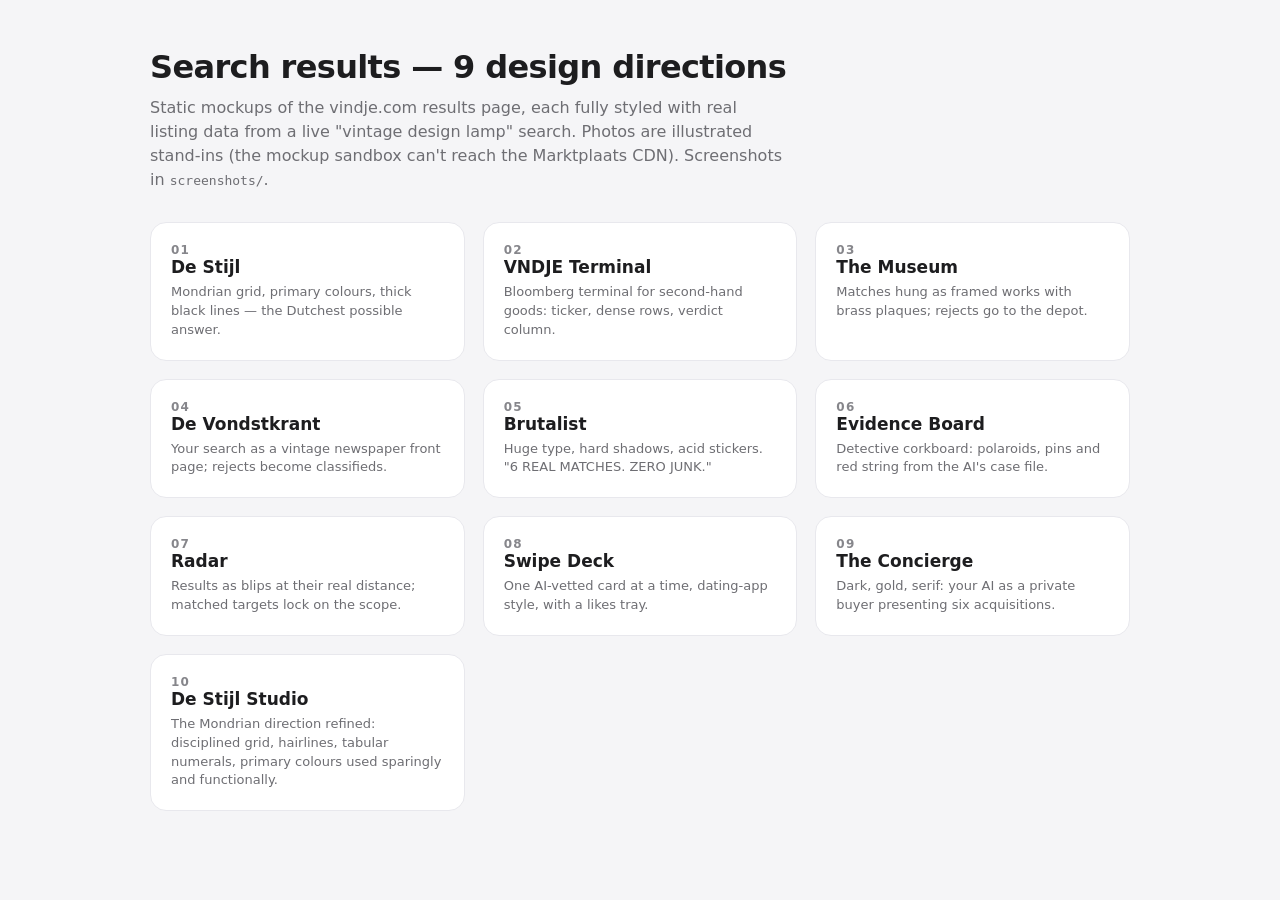
<file: design-variations/index.html>
<!doctype html>
<html lang="en">
<head>
<meta charset="utf-8">
<meta name="viewport" content="width=device-width, initial-scale=1">
<title>vindje.com — search results design variations</title>
<style>
  * { box-sizing: border-box; margin: 0; }
  body { font-family: -apple-system, 'Segoe UI', system-ui, sans-serif; background: #f5f5f7;
         color: #1d1d1f; padding: 48px 24px; }
  .wrap { max-width: 980px; margin: 0 auto; }
  h1 { font-size: 32px; letter-spacing: -.02em; }
  p.sub { color: #6e6e73; margin: 10px 0 30px; max-width: 640px; line-height: 1.5; }
  .grid { display: grid; grid-template-columns: repeat(3, 1fr); gap: 18px; }
  a.card { display: block; background: #fff; border-radius: 16px; padding: 20px;
           text-decoration: none; color: inherit; border: 1px solid #e8e8ed;
           transition: box-shadow .15s ease; }
  a.card:hover { box-shadow: 0 10px 30px rgba(0,0,0,.1); }
  a.card b { font-size: 17px; }
  a.card span { display: block; color: #6e6e73; font-size: 13px; margin-top: 6px; line-height: 1.45; }
  .n { color: #86868b; font-size: 12px; font-weight: 700; letter-spacing: .1em; }
</style>
</head>
<body>
<div class="wrap">
  <h1>Search results — 9 design directions</h1>
  <p class="sub">Static mockups of the vindje.com results page, each fully styled with real
  listing data from a live "vintage design lamp" search. Photos are illustrated stand-ins
  (the mockup sandbox can't reach the Marktplaats CDN). Screenshots in <code>screenshots/</code>.</p>
  <div class="grid">
    <a class="card" href="01-de-stijl.html"><div class="n">01</div><b>De Stijl</b><span>Mondrian grid, primary colours, thick black lines — the Dutchest possible answer.</span></a>
    <a class="card" href="02-terminal.html"><div class="n">02</div><b>VNDJE Terminal</b><span>Bloomberg terminal for second-hand goods: ticker, dense rows, verdict column.</span></a>
    <a class="card" href="03-museum.html"><div class="n">03</div><b>The Museum</b><span>Matches hung as framed works with brass plaques; rejects go to the depot.</span></a>
    <a class="card" href="04-newspaper.html"><div class="n">04</div><b>De Vondstkrant</b><span>Your search as a vintage newspaper front page; rejects become classifieds.</span></a>
    <a class="card" href="05-brutalist.html"><div class="n">05</div><b>Brutalist</b><span>Huge type, hard shadows, acid stickers. "6 REAL MATCHES. ZERO JUNK."</span></a>
    <a class="card" href="06-evidence.html"><div class="n">06</div><b>Evidence Board</b><span>Detective corkboard: polaroids, pins and red string from the AI's case file.</span></a>
    <a class="card" href="07-radar.html"><div class="n">07</div><b>Radar</b><span>Results as blips at their real distance; matched targets lock on the scope.</span></a>
    <a class="card" href="08-swipe.html"><div class="n">08</div><b>Swipe Deck</b><span>One AI-vetted card at a time, dating-app style, with a likes tray.</span></a>
    <a class="card" href="09-concierge.html"><div class="n">09</div><b>The Concierge</b><span>Dark, gold, serif: your AI as a private buyer presenting six acquisitions.</span></a>
    <a class="card" href="10-de-stijl-studio.html"><div class="n">10</div><b>De Stijl Studio</b><span>The Mondrian direction refined: disciplined grid, hairlines, tabular numerals, primary colours used sparingly and functionally.</span></a>
  </div>
</div>
</body>
</html>
</file>
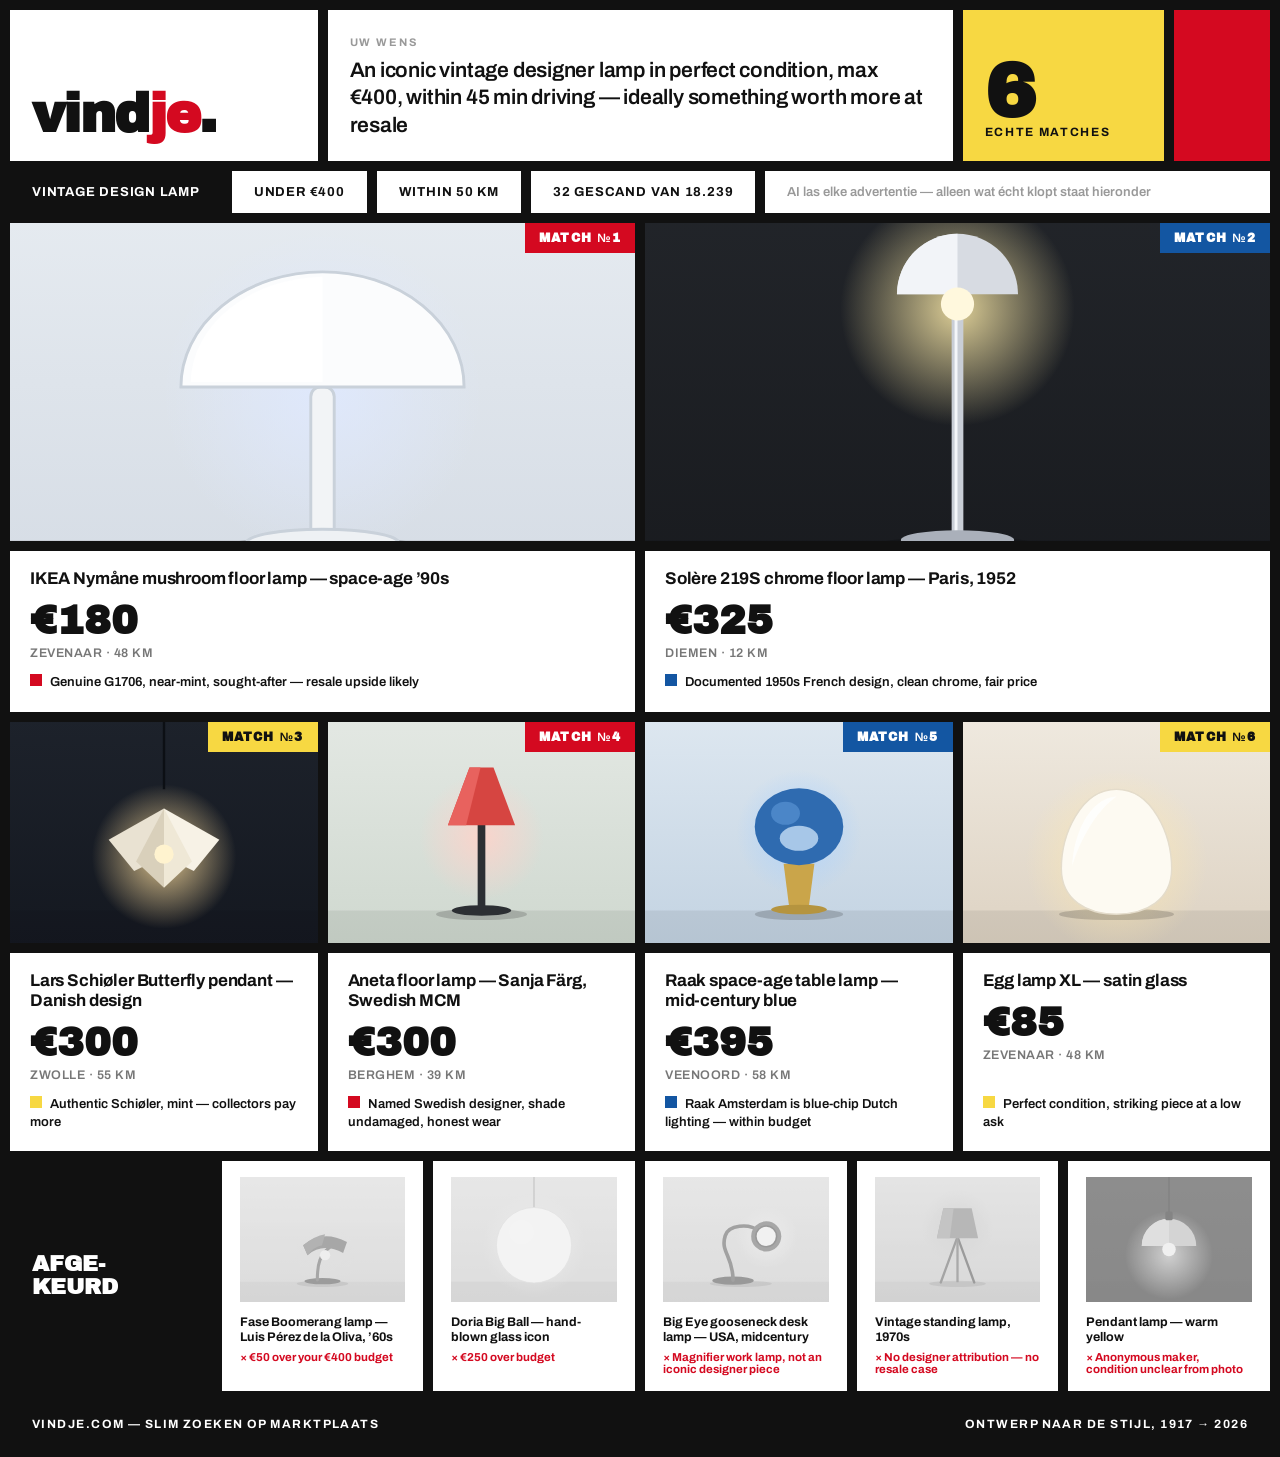
<file: design-variations/01-de-stijl.html>
<!doctype html>
<html lang="en">
<head>
<meta charset="utf-8">
<meta name="viewport" content="width=device-width, initial-scale=1">
<title>vindje — De Stijl</title>
<link href="assets/fonts/01-de-stijl.css" rel="stylesheet">
<style>
  :root { --line: #111; --red: #d40920; --blue: #1356a2; --yellow: #f7d842; }
  * { box-sizing: border-box; margin: 0; }
  body { background: #f6f4ee; font-family: 'Archivo', sans-serif; color: #111; }
  .grid { display: grid; grid-template-columns: repeat(12, 1fr); gap: 10px;
          background: var(--line); padding: 10px; min-height: 100vh; }
  .cell { background: #fff; padding: 22px; position: relative; overflow: hidden; }
  .solid { padding: 0; }
  .r { background: var(--red); } .b { background: var(--blue); } .y { background: var(--yellow); }

  .brand { grid-column: span 3; display: flex; align-items: flex-end; }
  .brand h1 { font-family: 'Archivo Black', 'Archivo', sans-serif; font-weight: 900; font-size: 54px; letter-spacing: -.03em; line-height: .9; }
  .brand h1 span { color: var(--red); }
  .wish { grid-column: span 6; }
  .wish label { font-size: 11px; font-weight: 700; letter-spacing: .18em; text-transform: uppercase; color: #999; }
  .wish p { font-size: 21px; font-weight: 600; line-height: 1.3; margin-top: 8px; letter-spacing: -.01em; }
  .score { grid-column: span 2; background: var(--yellow); display: flex; flex-direction: column; justify-content: flex-end; }
  .score b { font-family: 'Archivo Black', 'Archivo', sans-serif; font-weight: 900; font-size: 76px; line-height: .85; }
  .score i { font-style: normal; font-weight: 700; font-size: 12px; letter-spacing: .14em; text-transform: uppercase; }
  .sq1 { grid-column: span 1; }

  .toks { grid-column: span 12; background: #fff; display: flex; gap: 0; padding: 0; }
  .tok { padding: 14px 22px; font-weight: 700; font-size: 13px; letter-spacing: .06em;
         text-transform: uppercase; border-right: 10px solid var(--line); display: flex; align-items: center; }
  .tok.dark { background: #111; color: #fff; }
  .tok.fill { flex: 1; border-right: 0; color: #999; font-weight: 600; text-transform: none; letter-spacing: 0; }

  .card { padding: 0; display: flex; flex-direction: column; }
  .card .ph { aspect-ratio: 4/3; overflow: hidden; border-bottom: 10px solid var(--line); }
  .card .ph img { width: 100%; height: 100%; object-fit: cover; display: block; }
  .card .tx { padding: 18px 20px 20px; flex: 1; display: flex; flex-direction: column; }
  .card h3 { font-size: 17px; font-weight: 700; letter-spacing: -.01em; line-height: 1.2; }
  .card .price { font-family: 'Archivo Black', 'Archivo', sans-serif; font-weight: 900; font-size: 40px; margin: 10px 0 4px; }
  .card .loc { font-size: 12.5px; font-weight: 600; color: #777; letter-spacing: .04em; text-transform: uppercase; }
  .card .why { margin-top: auto; padding-top: 14px; font-size: 13px; font-weight: 600; line-height: 1.35; }
  .card .why::before { content: ''; display: inline-block; width: 12px; height: 12px; margin-right: 8px; }
  .m1 .why::before { background: var(--red); } .m2 .why::before { background: var(--blue); }
  .m3 .why::before { background: var(--yellow); }
  .big { grid-column: span 6; } .big .ph { aspect-ratio: 16/8.4; }
  .med { grid-column: span 3; }
  .flag { position: absolute; top: 0; right: 0; padding: 8px 14px; font-family: 'Archivo Black', 'Archivo', sans-serif; font-weight: 900;
          font-size: 12px; letter-spacing: .1em; color: #fff; background: var(--red); }
  .flag.blue { background: var(--blue); } .flag.yellow { background: var(--yellow); color: #111; }

  .rejhead { grid-column: span 2; background: #111; color: #fff; display: flex; align-items: center; }
  .rejhead h2 { font-family: 'Archivo Black', 'Archivo', sans-serif; font-weight: 900; font-size: 22px; line-height: 1.05; }
  .rej { grid-column: span 2; padding: 16px 18px; }
  .rej img { width: 100%; aspect-ratio: 4/3; object-fit: cover; filter: grayscale(1) contrast(.85); opacity: .55; }
  .rej h4 { font-size: 12.5px; margin-top: 10px; line-height: 1.25; }
  .rej p { font-size: 11.5px; color: var(--red); font-weight: 700; margin-top: 5px; }
  .foot { grid-column: span 12; background: #111; color: #fff; display: flex; justify-content: space-between;
          padding: 16px 22px; font-size: 12px; font-weight: 700; letter-spacing: .12em; text-transform: uppercase; }
</style>
</head>
<body>
<div class="grid" id="g"></div>
<script src="assets/data.js"></script>
<script>
const D = window.VINDJE, esc = s => s.replace(/[&<>]/g, c => ({'&':'&amp;','<':'&lt;','>':'&gt;'}[c]));
const M = D.listings.filter(l => l.status === 'match');
const R = D.listings.filter(l => l.status === 'reject');
const flags = ['','blue','yellow'], ms = ['m1','m2','m3'];
let h = `
  <div class="cell brand"><h1>vind<span>je</span>.</h1></div>
  <div class="cell wish"><label>Uw wens</label><p>${esc(D.wish)}</p></div>
  <div class="cell score"><b>${D.stats.matched}</b><i>echte matches</i></div>
  <div class="cell solid sq1 r"></div>
  <div class="toks cell solid">
    <div class="tok dark">${esc(D.interpreted.terms)}</div>
    <div class="tok">${esc(D.interpreted.price)}</div>
    <div class="tok">${esc(D.interpreted.distance)}</div>
    <div class="tok">32 gescand van 18.239</div>
    <div class="tok fill">AI las elke advertentie — alleen wat écht klopt staat hieronder</div>
  </div>`;
M.forEach((l, i) => {
  const big = i < 2;
  h += `<div class="cell card ${big ? 'big' : 'med'} ${ms[i % 3]}">
    <div class="flag ${flags[i % 3]}">MATCH №${i + 1}</div>
    <div class="ph"><img src="${l.photo}"></div>
    <div class="tx"><h3>${esc(l.title)}</h3>
      <div class="price">${esc(l.price)}</div>
      <div class="loc">${esc(l.city)} · ${l.km} km</div>
      <div class="why">${esc(l.why)}</div></div>
  </div>`;
});
h += `<div class="cell rejhead"><h2>AFGE-<br>KEURD</h2></div>`;
R.slice(0, 5).forEach(l => {
  h += `<div class="cell rej"><img src="${l.photo}"><h4>${esc(l.title)}</h4><p>× ${esc(l.whyNot)}</p></div>`;
});
h += `<div class="foot"><span>vindje.com — slim zoeken op Marktplaats</span><span>ontwerp naar De Stijl, 1917 → 2026</span></div>`;
document.getElementById('g').innerHTML = h;
</script>
</body>
</html>
</file>
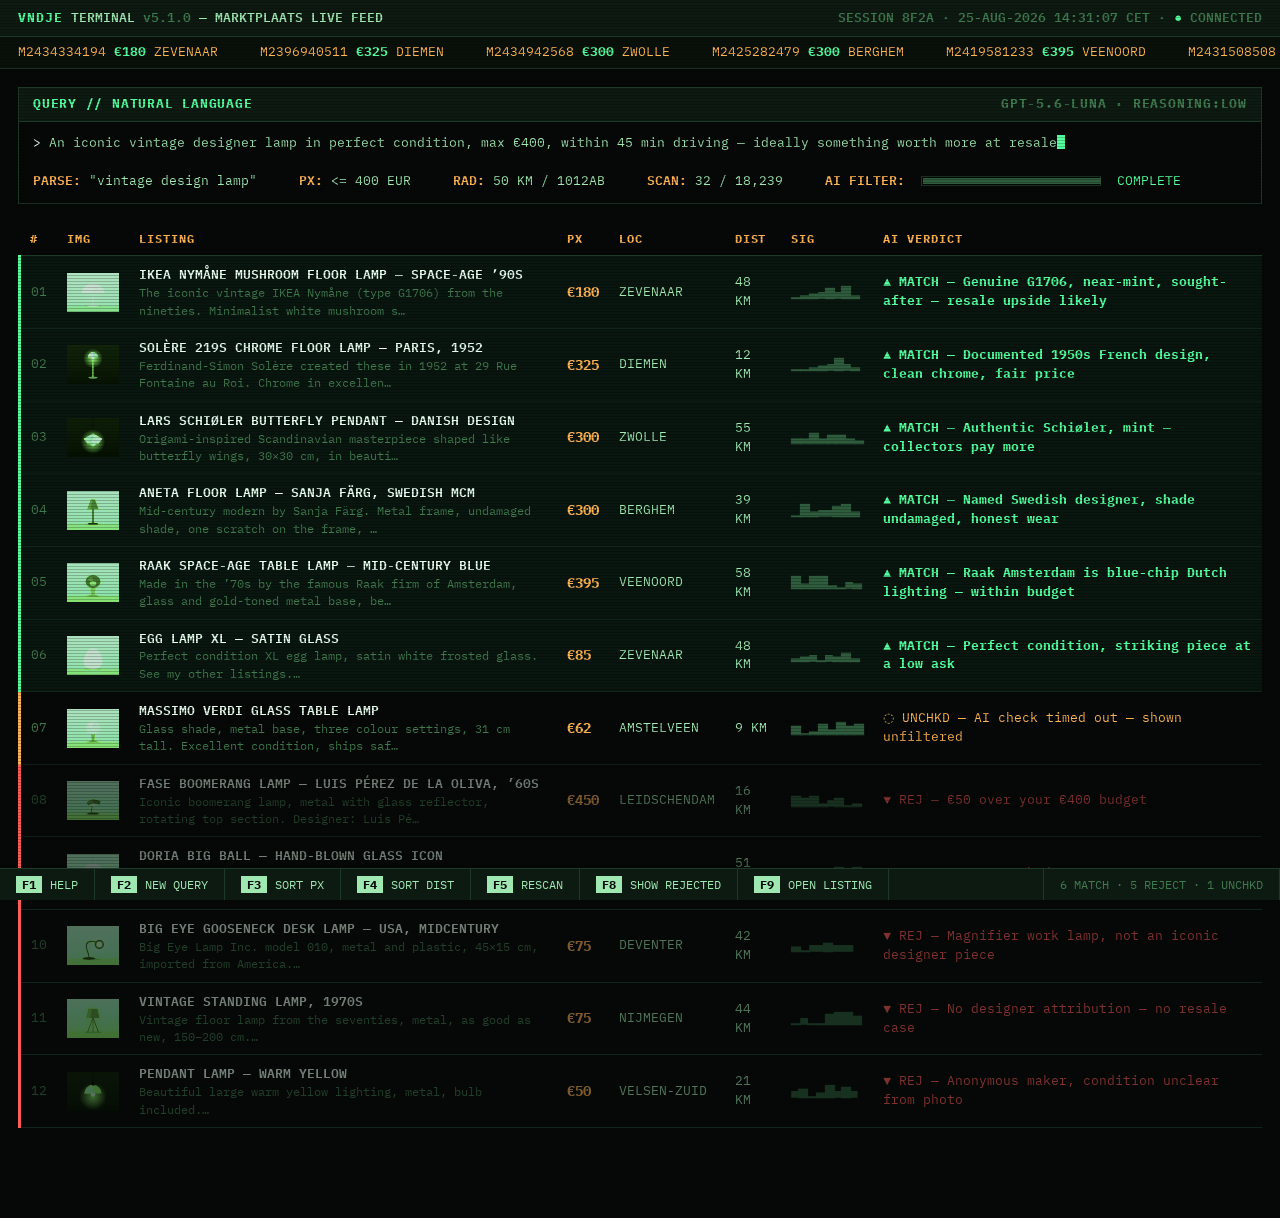
<file: design-variations/02-terminal.html>
<!doctype html>
<html lang="en">
<head>
<meta charset="utf-8">
<meta name="viewport" content="width=device-width, initial-scale=1">
<title>vindje — VNDJE Terminal</title>
<link href="assets/fonts/02-terminal.css" rel="stylesheet">
<style>
  * { box-sizing: border-box; margin: 0; }
  body { background: #050807; color: #9fe8b2; font-family: 'IBM Plex Mono', monospace;
         font-size: 13px; line-height: 1.45; padding: 0 0 40px; }
  body::after { content: ''; position: fixed; inset: 0; pointer-events: none;
    background: repeating-linear-gradient(0deg, rgba(0,0,0,.22) 0 1px, transparent 1px 3px);
    mix-blend-mode: multiply; }
  .amber { color: #ffb454; } .dim { color: #3f7a4e; } .white { color: #e8fff0; }
  .red { color: #ff5c57; } .green { color: #54ff9f; }

  .topbar { background: #0d1a12; border-bottom: 1px solid #1d3a28; padding: 8px 18px;
            display: flex; justify-content: space-between; font-weight: 600; }
  .topbar b { color: #54ff9f; letter-spacing: .08em; }
  .ticker { background: #081009; border-bottom: 1px solid #1d3a28; padding: 6px 18px;
            white-space: nowrap; overflow: hidden; color: #ffb454; }
  .ticker span { margin-right: 42px; }

  .panel { margin: 18px; border: 1px solid #1d3a28; }
  .phead { background: #0d1a12; padding: 7px 14px; display: flex; justify-content: space-between;
           border-bottom: 1px solid #1d3a28; color: #54ff9f; font-weight: 700; letter-spacing: .06em; }
  .pbody { padding: 12px 14px; }
  .kv { display: inline-block; margin-right: 34px; }
  .kv b { color: #ffb454; font-weight: 600; }
  .bar { display: inline-block; width: 180px; height: 10px; border: 1px solid #1d3a28;
         vertical-align: -1px; position: relative; margin: 0 8px; }
  .bar i { position: absolute; inset: 1px auto 1px 1px; width: 100%; background: #2e5c3c; }

  table { width: calc(100% - 36px); margin: 0 18px; border-collapse: collapse; }
  th { text-align: left; color: #ffb454; border-bottom: 1px solid #1d3a28; padding: 8px 10px;
       font-weight: 700; letter-spacing: .08em; font-size: 12px; }
  td { padding: 9px 10px; border-bottom: 1px solid #10241a; vertical-align: middle; }
  tr.match td { background: rgba(84,255,159,.05); }
  tr.match td:first-child { border-left: 3px solid #54ff9f; }
  tr.reject { opacity: .48; }
  tr.reject td:first-child { border-left: 3px solid #ff5c57; }
  tr.pend td:first-child { border-left: 3px solid #ffb454; }
  td img { width: 52px; height: 39px; object-fit: cover; display: block;
           filter: sepia(1) hue-rotate(60deg) saturate(2.2) brightness(.85) contrast(1.1); }
  .t { color: #e8fff0; font-weight: 600; }
  .d { color: #3f7a4e; font-size: 12px; }
  .price { color: #ffb454; font-weight: 700; font-size: 14px; }
  .v-match { color: #54ff9f; font-weight: 700; }
  .v-reject { color: #ff5c57; }
  .v-pend { color: #ffb454; }
  .spark { color: #2e5c3c; letter-spacing: -1px; }

  .fkeys { position: sticky; bottom: 0; margin-top: 18px; background: #0d1a12;
           border-top: 1px solid #1d3a28; display: flex; z-index: 2; }
  .fkeys div { padding: 7px 16px; border-right: 1px solid #1d3a28; font-size: 12px; }
  .fkeys b { color: #050807; background: #9fe8b2; padding: 1px 6px; margin-right: 8px; font-weight: 700; }
  .cursor { display: inline-block; width: 8px; height: 14px; background: #54ff9f;
            vertical-align: -2px; animation: bl 1s steps(1) infinite; }
  @keyframes bl { 50% { opacity: 0; } }
</style>
</head>
<body>
<div class="topbar"><span><b>VNDJE</b> TERMINAL <span class="dim">v5.1.0</span> — MARKTPLAATS LIVE FEED</span>
  <span class="dim">SESSION 8F2A · 25-AUG-2026 14:31:07 CET · <span class="green">●</span> CONNECTED</span></div>
<div class="ticker" id="tick"></div>

<div class="panel">
  <div class="phead"><span>QUERY // NATURAL LANGUAGE</span><span class="dim">GPT-5.6-LUNA · REASONING:LOW</span></div>
  <div class="pbody">
    <span class="white">&gt; </span><span id="wish"></span><span class="cursor"></span><br><br>
    <span class="kv"><b>PARSE:</b> "vintage design lamp"</span>
    <span class="kv"><b>PX:</b> &lt;= 400 EUR</span>
    <span class="kv"><b>RAD:</b> 50 KM / 1012AB</span>
    <span class="kv"><b>SCAN:</b> 32 / 18,239</span>
    <span class="kv"><b>AI FILTER:</b> <span class="bar"><i style="width:100%"></i></span> <span class="green">COMPLETE</span></span>
  </div>
</div>

<table id="tbl">
  <tr><th>#</th><th>IMG</th><th>LISTING</th><th>PX</th><th>LOC</th><th>DIST</th><th>SIG</th><th>AI VERDICT</th></tr>
</table>

<div class="fkeys">
  <div><b>F1</b>HELP</div><div><b>F2</b>NEW QUERY</div><div><b>F3</b>SORT PX</div>
  <div><b>F4</b>SORT DIST</div><div><b>F5</b>RESCAN</div><div><b>F8</b>SHOW REJECTED</div>
  <div><b>F9</b>OPEN LISTING</div><div style="margin-left:auto;border-left:1px solid #1d3a28" class="dim">6 MATCH · 5 REJECT · 1 UNCHKD</div>
</div>

<script src="assets/data.js"></script>
<script>
const D = window.VINDJE, esc = s => s.replace(/[&<>]/g, c => ({'&':'&amp;','<':'&lt;','>':'&gt;'}[c]));
document.getElementById('wish').textContent = D.wish;
document.getElementById('tick').innerHTML =
  D.listings.map(l => `<span>${esc(l.id.toUpperCase())} <b class="${l.status==='match'?'green':'red'}">${esc(l.price)}</b> ${esc(l.city.toUpperCase())}</span>`).join('');
const order = [...D.listings].sort((a,b) => (a.status==='match'?0:a.status==='unchecked'?1:2) - (b.status==='match'?0:b.status==='unchecked'?1:2));
const spark = () => Array.from({length:8}, () => '▁▂▃▄▅▆▇'[Math.floor(Math.random()*7)]).join('');
document.getElementById('tbl').innerHTML += order.map((l, i) => `
  <tr class="${l.status === 'unchecked' ? 'pend' : l.status}">
    <td class="dim">${String(i+1).padStart(2,'0')}</td>
    <td><img src="${l.photo}"></td>
    <td><div class="t">${esc(l.title.toUpperCase())}</div><div class="d">${esc(l.desc.slice(0,90))}…</div></td>
    <td class="price">${esc(l.price.replace(' (bid from)',''))}</td>
    <td>${esc(l.city.toUpperCase())}</td>
    <td>${l.km} KM</td>
    <td class="spark">${spark()}</td>
    <td class="${l.status==='match'?'v-match':l.status==='reject'?'v-reject':'v-pend'}">
      ${l.status==='match' ? '▲ MATCH — ' + esc(l.why) : l.status==='reject' ? '▼ REJ — ' + esc(l.whyNot) : '◌ UNCHKD — ' + esc(l.whyNot)}</td>
  </tr>`).join('');
</script>
</body>
</html>
</file>
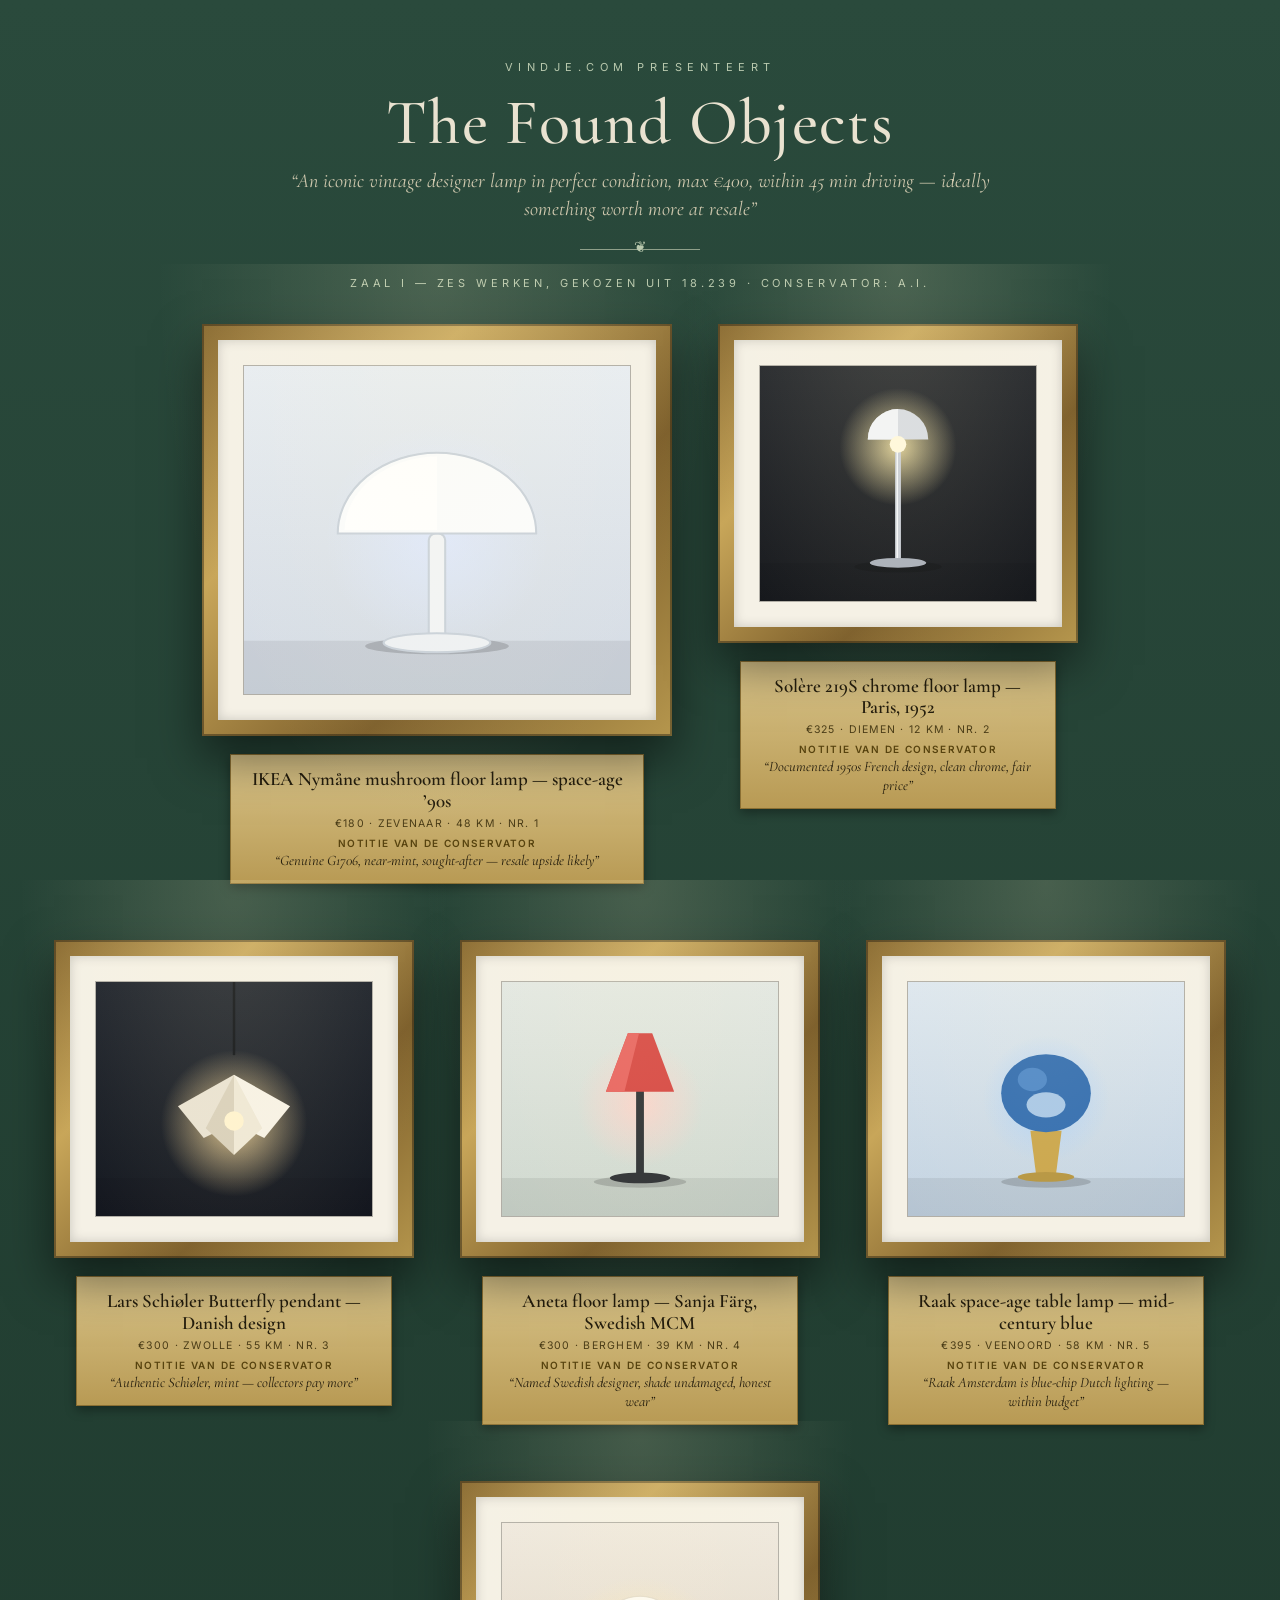
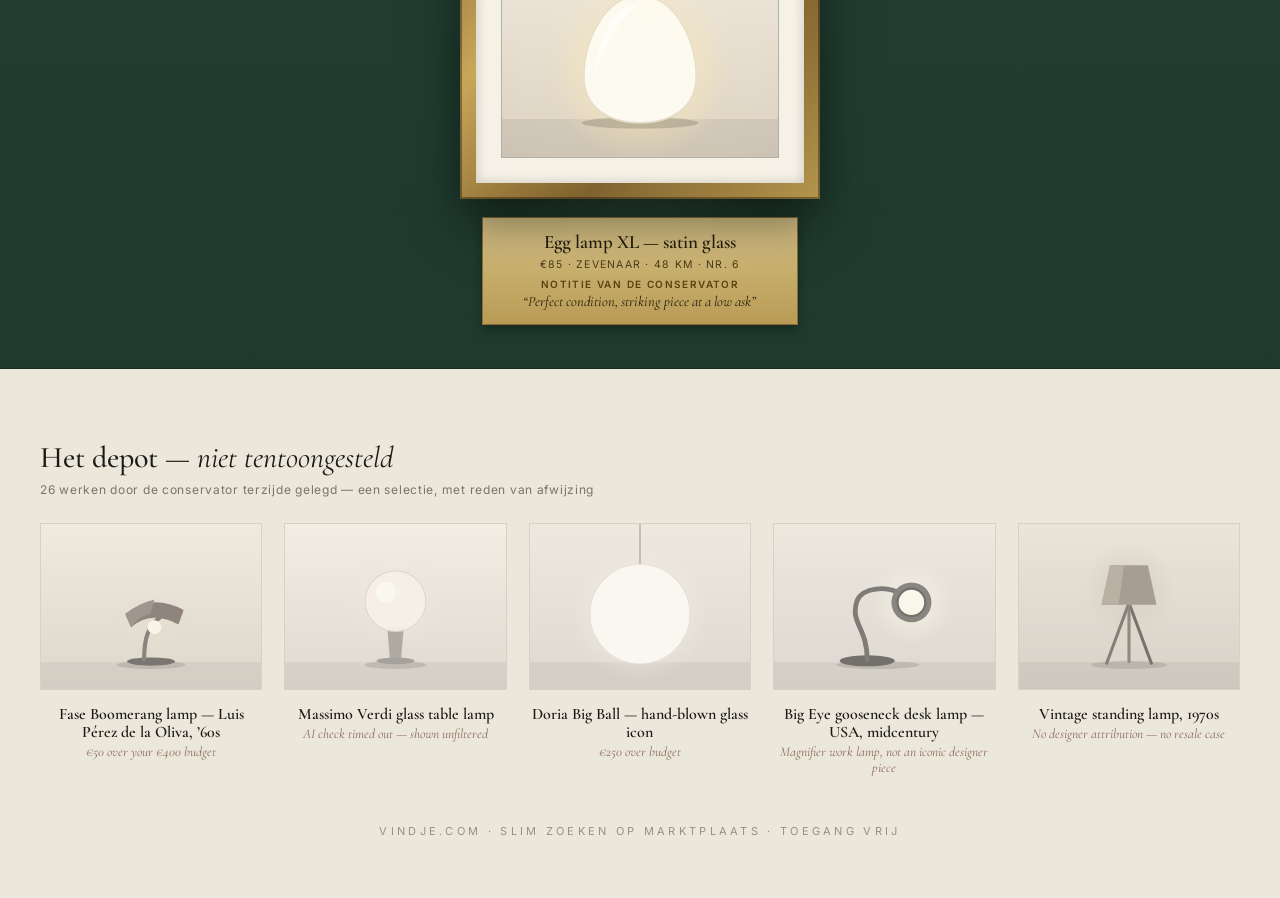
<file: design-variations/03-museum.html>
<!doctype html>
<html lang="en">
<head>
<meta charset="utf-8">
<meta name="viewport" content="width=device-width, initial-scale=1">
<title>vindje — The Museum</title>
<link href="assets/fonts/03-museum.css" rel="stylesheet">
<style>
  * { box-sizing: border-box; margin: 0; }
  body { background: #244034; color: #1c1a16; font-family: 'Cormorant Garamond', serif; }
  .wall { background: linear-gradient(#2a4a3c, #1f3a2e); padding: 60px 40px 70px; position: relative; }
  .wall::after { content: ''; position: absolute; inset: auto 0 0 0; height: 26px;
                 background: #ece7db; box-shadow: 0 -1px 0 rgba(0,0,0,.25); }
  .mast { text-align: center; color: #e9e2d0; margin-bottom: 8px; }
  .mast .k { font-family: 'Inter'; font-size: 11px; letter-spacing: .5em; text-transform: uppercase; color: #b9c9ae; }
  .mast h1 { font-size: 64px; font-weight: 500; letter-spacing: .02em; margin: 10px 0 6px; }
  .mast p { font-style: italic; font-size: 20px; color: #cfc8ae; max-width: 720px; margin: 0 auto; line-height: 1.4; }
  .rule { width: 120px; height: 1px; background: #8fa08a; margin: 26px auto; position: relative; }
  .rule::after { content: '❦'; position: absolute; top: -11px; left: 50%; transform: translateX(-50%);
                 color: #b9c9ae; background: transparent; font-size: 15px; padding: 0 10px; }

  .salon { display: flex; flex-wrap: wrap; justify-content: center; gap: 56px 46px;
           max-width: 1340px; margin: 26px auto 0; align-items: flex-start; }
  .piece { width: 360px; }
  .piece.grand { width: 470px; }
  .frame { background: linear-gradient(135deg, #8a6b32, #c8a659 30%, #7d5f2b 65%, #b5964d);
           padding: 16px; box-shadow: 0 22px 45px rgba(0,0,0,.5), inset 0 0 0 2px rgba(0,0,0,.35); }
  .mat { background: #f5f1e6; padding: 26px; box-shadow: inset 0 0 12px rgba(0,0,0,.18); }
  .mat img { width: 100%; aspect-ratio: 4/3.4; object-fit: cover; display: block;
             box-shadow: 0 0 0 1px rgba(0,0,0,.28); }
  .spot { position: relative; }
  .spot::before { content: ''; position: absolute; left: 50%; top: -60px; transform: translateX(-50%);
    width: 130%; height: 150%; background: radial-gradient(ellipse at top, rgba(255,244,200,.16), transparent 65%);
    pointer-events: none; }
  .plaque { margin: 18px auto 0; width: 88%; background: linear-gradient(#d9c489, #b89a54);
            border: 1px solid #8a6f33; padding: 13px 16px 12px; text-align: center;
            box-shadow: 0 4px 10px rgba(0,0,0,.35); color: #241d0d; }
  .plaque h3 { font-size: 19px; font-weight: 600; line-height: 1.15; }
  .plaque .fact { font-family: 'Inter'; font-size: 10.5px; letter-spacing: .12em;
                  text-transform: uppercase; margin-top: 5px; color: #4a3c17; }
  .plaque .note { font-style: italic; font-size: 14.5px; margin-top: 7px; line-height: 1.3; }
  .plaque .note b { font-style: normal; font-family: 'Inter'; font-size: 10px; letter-spacing: .14em;
                    text-transform: uppercase; display: block; margin-bottom: 2px; color: #57430f; }

  .depot { background: #ece7db; padding: 44px 40px 60px; }
  .depot-in { max-width: 1240px; margin: 0 auto; }
  .depot h2 { font-size: 30px; font-weight: 500; }
  .depot .sub { font-family: 'Inter'; font-size: 12px; color: #7c7466; margin: 6px 0 26px;
                letter-spacing: .06em; }
  .bins { display: grid; grid-template-columns: repeat(5, 1fr); gap: 22px; }
  .bin { text-align: center; }
  .bin img { width: 100%; aspect-ratio: 4/3; object-fit: cover; filter: grayscale(.9) sepia(.15);
             opacity: .7; border: 1px solid #c9c2b2; }
  .bin h4 { font-size: 16px; font-weight: 600; margin-top: 10px; line-height: 1.15; }
  .bin p { font-style: italic; font-size: 13.5px; color: #8a6a5a; margin-top: 3px; }
  .colophon { text-align: center; font-family: 'Inter'; font-size: 11px; letter-spacing: .3em;
              text-transform: uppercase; color: #99917f; margin-top: 48px; }
</style>
</head>
<body>
<div class="wall">
  <div class="mast">
    <div class="k">vindje.com presenteert</div>
    <h1>The Found Objects</h1>
    <p id="wish"></p>
  </div>
  <div class="rule"></div>
  <div class="mast" style="margin-bottom:34px">
    <div class="k" style="letter-spacing:.35em">Zaal I — zes werken, gekozen uit 18.239 · conservator: A.I.</div>
  </div>
  <div class="salon" id="salon"></div>
</div>
<div class="depot">
  <div class="depot-in">
    <h2>Het depot <span style="font-style:italic;font-weight:400">— niet tentoongesteld</span></h2>
    <div class="sub">26 werken door de conservator terzijde gelegd — een selectie, met reden van afwijzing</div>
    <div class="bins" id="bins"></div>
    <div class="colophon">vindje.com · slim zoeken op marktplaats · toegang vrij</div>
  </div>
</div>
<script src="assets/data.js"></script>
<script>
const D = window.VINDJE, esc = s => s.replace(/[&<>]/g, c => ({'&':'&amp;','<':'&lt;','>':'&gt;'}[c]));
document.getElementById('wish').textContent = '“' + D.wish + '”';
const M = D.listings.filter(l => l.status === 'match');
document.getElementById('salon').innerHTML = M.map((l, i) => `
  <div class="piece ${i === 0 ? 'grand' : ''}">
    <div class="spot"><div class="frame"><div class="mat"><img src="${l.photo}"></div></div></div>
    <div class="plaque">
      <h3>${esc(l.title)}</h3>
      <div class="fact">${esc(l.price)} · ${esc(l.city)} · ${l.km} km · nr. ${i + 1}</div>
      <div class="note"><b>Notitie van de conservator</b>“${esc(l.why)}”</div>
    </div>
  </div>`).join('');
document.getElementById('bins').innerHTML =
  D.listings.filter(l => l.status !== 'match').slice(0, 5).map(l => `
  <div class="bin"><img src="${l.photo}"><h4>${esc(l.title)}</h4><p>${esc(l.whyNot)}</p></div>`).join('');
</script>
</body>
</html>
</file>
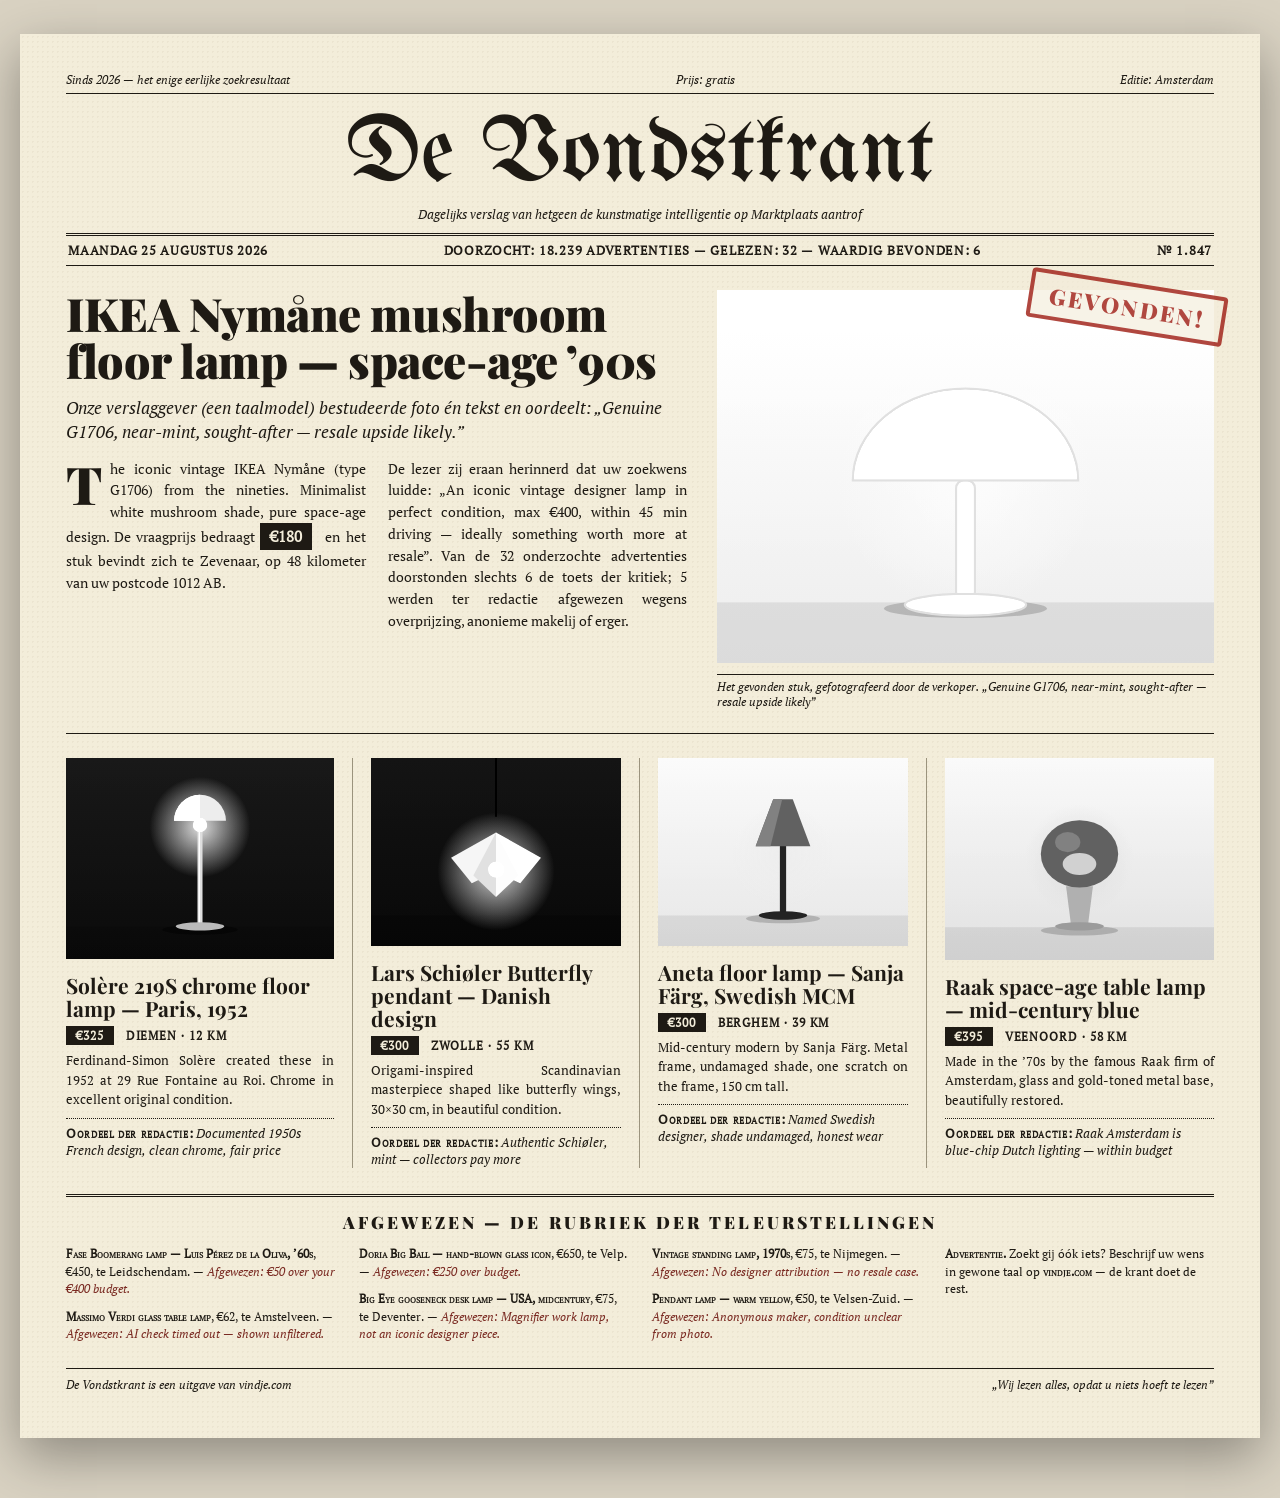
<file: design-variations/04-newspaper.html>
<!doctype html>
<html lang="nl">
<head>
<meta charset="utf-8">
<meta name="viewport" content="width=device-width, initial-scale=1">
<title>vindje — De Vondstkrant</title>
<link href="assets/fonts/04-newspaper.css" rel="stylesheet">
<style>
  * { box-sizing: border-box; margin: 0; }
  body { background: #d9d2c2; font-family: 'PT Serif', serif; color: #1e1a14; padding: 34px 0 60px; }
  .paper { max-width: 1240px; margin: 0 auto; background: #f3edda;
           box-shadow: 0 18px 50px rgba(0,0,0,.35); padding: 38px 46px 46px;
           background-image: radial-gradient(rgba(120,100,60,.06) 1px, transparent 1px);
           background-size: 5px 5px; }
  .topline { display: flex; justify-content: space-between; font-size: 12px; font-style: italic;
             border-bottom: 1.5px solid #1e1a14; padding-bottom: 6px; }
  .mast { text-align: center; padding: 18px 0 10px; }
  .mast h1 { font-family: 'UnifrakturMaguntia'; font-size: 92px; font-weight: 400; line-height: .95; }
  .mast .sub { font-size: 13px; font-style: italic; margin-top: 6px; }
  .dateline { display: flex; justify-content: space-between; border-top: 3.5px double #1e1a14;
              border-bottom: 1.5px solid #1e1a14; padding: 6px 2px; font-size: 12.5px;
              font-weight: 700; letter-spacing: .06em; text-transform: uppercase; margin-bottom: 24px; }

  .lead { display: grid; grid-template-columns: 1.25fr 1fr; gap: 30px; border-bottom: 1.5px solid #1e1a14;
          padding-bottom: 24px; margin-bottom: 24px; position: relative; }
  .lead h2 { font-family: 'Playfair Display'; font-weight: 900; font-size: 46px; line-height: 1.02;
             letter-spacing: -.01em; }
  .lead .deck { font-size: 17px; font-style: italic; margin: 12px 0 14px; line-height: 1.4; }
  .lead .body { column-count: 2; column-gap: 22px; font-size: 14px; line-height: 1.55; text-align: justify; }
  .lead .body p:first-child::first-letter { font-family: 'Playfair Display'; font-size: 52px; float: left;
             line-height: .85; padding: 4px 8px 0 0; font-weight: 900; }
  .lead figure img, .item img { width: 100%; filter: grayscale(1) contrast(1.15) brightness(1.02); }
  figcaption { font-size: 11.5px; font-style: italic; border-top: 1px solid #1e1a14; padding-top: 4px; margin-top: 6px; }
  .stamp { position: absolute; top: -8px; right: -12px; z-index: 2; background: rgba(243,237,218,.75); transform: rotate(9deg);
           border: 4px solid #a3271e; color: #a3271e; font-weight: 900; font-size: 22px;
           padding: 6px 16px; letter-spacing: .12em; font-family: 'Playfair Display';
           opacity: .85; border-radius: 4px; }
  .price-tag { display: inline-block; background: #1e1a14; color: #f3edda; font-weight: 700;
               padding: 2px 10px; font-size: 15px; margin-right: 8px; }

  .cols { display: grid; grid-template-columns: repeat(4, 1fr); gap: 0; }
  .item { padding: 0 18px; border-right: 1px solid #9b937d; }
  .item:first-child { padding-left: 0; } .item:last-child { border-right: 0; padding-right: 0; }
  .item h3 { font-family: 'Playfair Display'; font-weight: 700; font-size: 21px; line-height: 1.1;
             margin: 10px 0 6px; }
  .item .meta { font-size: 11.5px; font-weight: 700; text-transform: uppercase; letter-spacing: .08em; margin-bottom: 6px; }
  .item p { font-size: 13px; line-height: 1.5; text-align: justify; }
  .item .why { font-style: italic; font-size: 12.5px; margin-top: 8px; padding-top: 6px;
               border-top: 1px dotted #1e1a14; }
  .why b { font-style: normal; font-variant: small-caps; letter-spacing: .05em; }

  .classifieds { margin-top: 26px; border-top: 3.5px double #1e1a14; padding-top: 14px; }
  .classifieds h3 { font-family: 'Playfair Display'; font-weight: 900; font-size: 17px;
                    text-transform: uppercase; letter-spacing: .18em; text-align: center; margin-bottom: 12px; }
  .smalls { column-count: 4; column-gap: 24px; font-size: 12px; line-height: 1.45; }
  .smalls div { break-inside: avoid; margin-bottom: 10px; }
  .smalls b { font-variant: small-caps; }
  .smalls i { color: #7a2a22; }
  .footline { margin-top: 26px; border-top: 1.5px solid #1e1a14; padding-top: 8px;
              display: flex; justify-content: space-between; font-size: 11.5px; font-style: italic; }
</style>
</head>
<body>
<div class="paper">
  <div class="topline"><span>Sinds 2026 — het enige eerlijke zoekresultaat</span><span>Prijs: gratis</span><span>Editie: Amsterdam</span></div>
  <div class="mast"><h1>De Vondstkrant</h1>
    <div class="sub">Dagelĳks verslag van hetgeen de kunstmatige intelligentie op Marktplaats aantrof</div></div>
  <div class="dateline"><span>Maandag 25 augustus 2026</span><span>Doorzocht: 18.239 advertenties — gelezen: 32 — waardig bevonden: 6</span><span>№ 1.847</span></div>

  <div class="lead" id="lead"></div>
  <div class="cols" id="cols"></div>

  <div class="classifieds">
    <h3>Afgewezen — de rubriek der teleurstellingen</h3>
    <div class="smalls" id="smalls"></div>
  </div>
  <div class="footline"><span>De Vondstkrant is een uitgave van vindje.com</span><span>„Wĳ lezen alles, opdat u niets hoeft te lezen”</span></div>
</div>
<script src="assets/data.js"></script>
<script>
const D = window.VINDJE, esc = s => s.replace(/[&<>]/g, c => ({'&':'&amp;','<':'&lt;','>':'&gt;'}[c]));
const M = D.listings.filter(l => l.status === 'match');
const first = M[0], rest = M.slice(1, 5);
document.getElementById('lead').innerHTML = `
  <div class="stamp">GEVONDEN!</div>
  <div>
    <h2>${esc(first.title)}</h2>
    <div class="deck">Onze verslaggever (een taalmodel) bestudeerde foto én tekst en oordeelt: „${esc(first.why)}.”</div>
    <div class="body">
      <p>${esc(first.desc)} De vraagprĳs bedraagt <span class="price-tag">${esc(first.price)}</span> en het stuk
      bevindt zich te ${esc(first.city)}, op ${first.km} kilometer van uw postcode ${esc(D.postcode)}.</p>
      <p>De lezer zĳ eraan herinnerd dat uw zoekwens luidde: „${esc(D.wish)}”. Van de
      ${D.stats.scanned} onderzochte advertenties doorstonden slechts ${D.stats.matched} de toets der kritiek;
      ${D.stats.rejected} werden ter redactie afgewezen wegens overprĳzing, anonieme makelĳ of erger.</p>
    </div>
  </div>
  <figure><img src="${first.photo}"><figcaption>Het gevonden stuk, gefotografeerd door de verkoper. „${esc(first.why)}”</figcaption></figure>`;
document.getElementById('cols').innerHTML = rest.map(l => `
  <div class="item">
    <img src="${l.photo}">
    <h3>${esc(l.title)}</h3>
    <div class="meta"><span class="price-tag" style="font-size:12px">${esc(l.price)}</span> ${esc(l.city)} · ${l.km} km</div>
    <p>${esc(l.desc)}</p>
    <div class="why"><b>Oordeel der redactie:</b> ${esc(l.why)}</div>
  </div>`).join('');
document.getElementById('smalls').innerHTML =
  D.listings.filter(l => l.status !== 'match').map(l => `
  <div><b>${esc(l.title)}</b>, ${esc(l.price)}, te ${esc(l.city)}. — <i>Afgewezen: ${esc(l.whyNot)}.</i></div>`).join('')
  + `<div><b>Advertentie.</b> Zoekt gĳ óók iets? Beschrĳf uw wens in gewone taal op <b>vindje.com</b> — de krant doet de rest.</div>`;
</script>
</body>
</html>
</file>
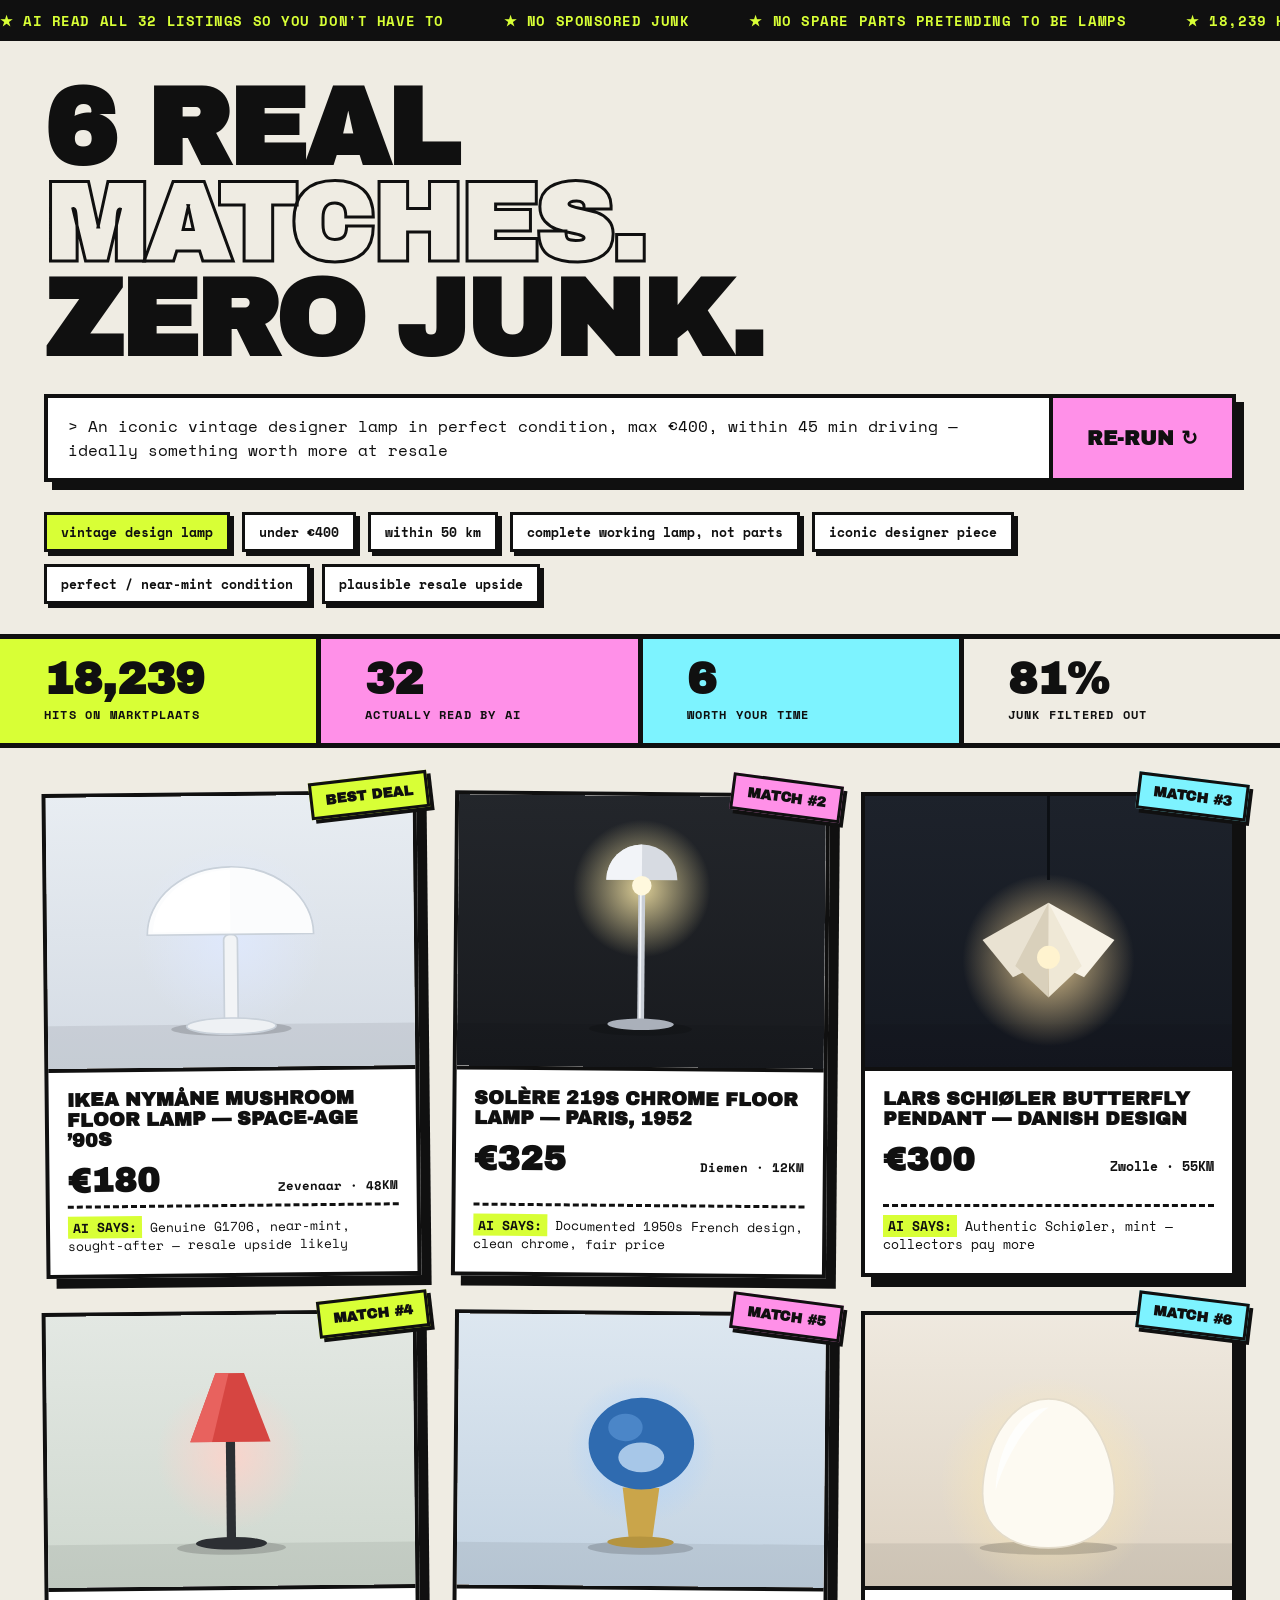
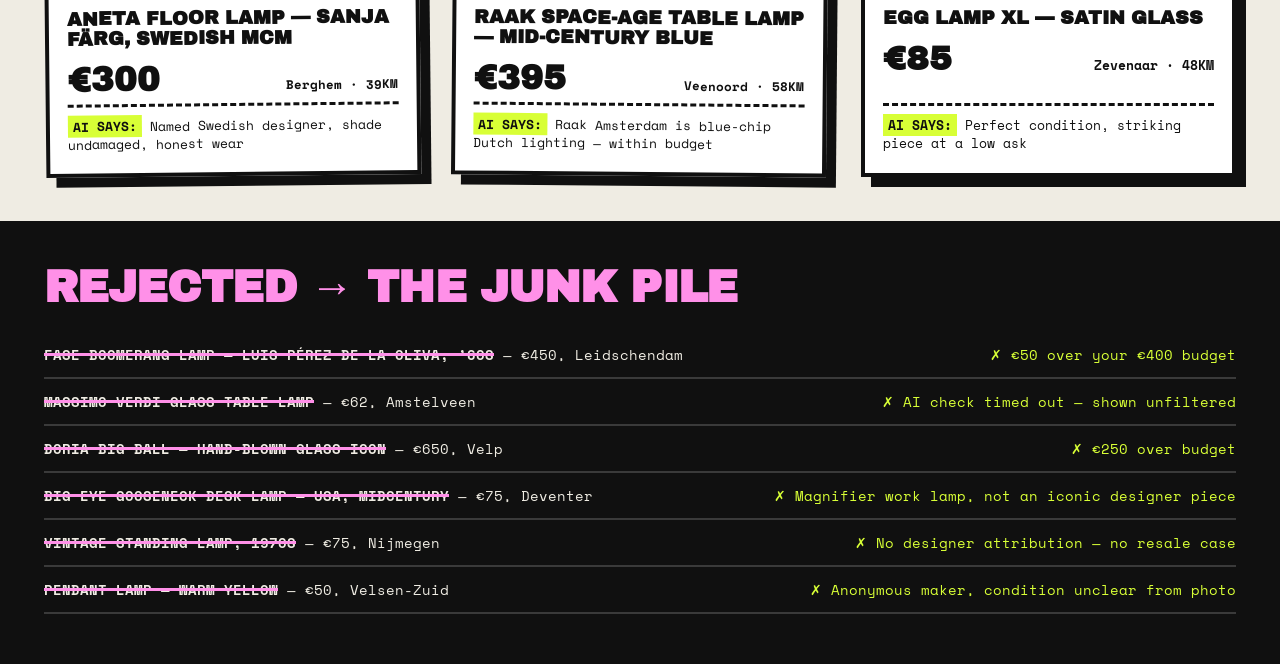
<file: design-variations/05-brutalist.html>
<!doctype html>
<html lang="en">
<head>
<meta charset="utf-8">
<meta name="viewport" content="width=device-width, initial-scale=1">
<title>vindje — Brutalist</title>
<link href="assets/fonts/05-brutalist.css" rel="stylesheet">
<style>
  * { box-sizing: border-box; margin: 0; }
  :root { --bk: #101010; --acid: #d8ff36; --pink: #ff90e8; --cyan: #7df3ff; }
  body { background: #efece3; font-family: 'Space Mono', monospace; color: var(--bk); }
  .marq { background: var(--bk); color: var(--acid); font-weight: 700; padding: 10px 0;
          white-space: nowrap; overflow: hidden; font-size: 14px; letter-spacing: .04em; }
  .marq span { margin-right: 60px; }
  header { padding: 40px 44px 30px; border-bottom: 5px solid var(--bk); }
  h1 { font-family: 'Archivo Black', 'Archivo', sans-serif; font-weight: 900; font-size: clamp(60px, 8.5vw, 118px); line-height: .88;
       letter-spacing: -.03em; text-transform: uppercase; }
  h1 .out { color: #efece3; -webkit-text-stroke: 3px var(--bk); }
  .wishbox { margin-top: 26px; display: flex; gap: 0; align-items: stretch; }
  .wish { flex: 1; border: 4px solid var(--bk); background: #fff; padding: 16px 20px;
          font-size: 16px; box-shadow: 8px 8px 0 var(--bk); }
  .gob { border: 4px solid var(--bk); border-left: 0; background: var(--pink); font-family: 'Archivo Black', 'Archivo', sans-serif; font-weight: 900;
         font-size: 20px; padding: 0 34px; display: flex; align-items: center;
         box-shadow: 8px 8px 0 var(--bk); text-transform: uppercase; }
  .chips { display: flex; flex-wrap: wrap; gap: 12px; margin-top: 30px; }
  .chip { border: 3px solid var(--bk); padding: 7px 14px; font-weight: 700; font-size: 13px;
          background: #fff; box-shadow: 4px 4px 0 var(--bk); }
  .chip.hot { background: var(--acid); }
  .stats { display: flex; border-bottom: 5px solid var(--bk); }
  .stats div { flex: 1; padding: 18px 44px; border-right: 5px solid var(--bk); }
  .stats div:last-child { border-right: 0; }
  .stats b { font-family: 'Archivo Black', 'Archivo', sans-serif; font-weight: 900; font-size: 44px; display: block; line-height: 1; }
  .stats i { font-style: normal; font-size: 12px; font-weight: 700; text-transform: uppercase; letter-spacing: .1em; }
  .s1 { background: var(--acid); } .s2 { background: var(--pink); } .s3 { background: var(--cyan); }

  .grid { display: grid; grid-template-columns: repeat(3, 1fr); gap: 34px; padding: 44px; }
  .card { border: 4px solid var(--bk); background: #fff; box-shadow: 10px 10px 0 var(--bk);
          position: relative; display: flex; flex-direction: column; }
  .card:nth-child(3n+1) { transform: rotate(-.6deg); }
  .card:nth-child(3n+2) { transform: rotate(.5deg); }
  .card img { width: 100%; aspect-ratio: 4/3; object-fit: cover; border-bottom: 4px solid var(--bk); }
  .ct { padding: 18px 18px 20px; display: flex; flex-direction: column; flex: 1; }
  .card h3 { font-family: 'Archivo Black', 'Archivo', sans-serif; font-weight: 900; font-size: 19px; line-height: 1.05; text-transform: uppercase; }
  .row { display: flex; justify-content: space-between; align-items: baseline; margin: 12px 0 6px; }
  .price { font-family: 'Archivo Black', 'Archivo', sans-serif; font-weight: 900; font-size: 34px; }
  .loc { font-size: 12.5px; font-weight: 700; }
  .why { margin-top: auto; border-top: 3px dashed var(--bk); padding-top: 10px; font-size: 13px; line-height: 1.4; }
  .why b { background: var(--acid); padding: 1px 5px; }
  .stick { position: absolute; top: -18px; right: -16px; background: var(--pink); border: 3px solid var(--bk);
           font-family: 'Archivo Black', 'Archivo', sans-serif; font-weight: 900; padding: 8px 13px; font-size: 14px; transform: rotate(7deg);
           box-shadow: 4px 4px 0 var(--bk); text-transform: uppercase; }
  .stick.n1 { background: var(--acid); transform: rotate(-6deg); }
  .stick.n2 { background: var(--cyan); }

  .rejwrap { border-top: 5px solid var(--bk); background: var(--bk); color: #efece3; padding: 36px 44px 50px; }
  .rejwrap h2 { font-family: 'Archivo Black', 'Archivo', sans-serif; font-weight: 900; font-size: 44px; text-transform: uppercase; color: var(--pink);
                letter-spacing: -.02em; margin-bottom: 20px; }
  .rej { display: flex; justify-content: space-between; gap: 20px; padding: 12px 0; border-bottom: 2px solid #3a3a3a;
         font-size: 14px; align-items: baseline; }
  .rej b { text-transform: uppercase; text-decoration: line-through; text-decoration-color: var(--pink);
           text-decoration-thickness: 3px; }
  .rej .r { color: var(--acid); text-align: right; flex: none; }
</style>
</head>
<body>
<div class="marq"><span>★ AI READ ALL 32 LISTINGS SO YOU DON'T HAVE TO</span><span>★ NO SPONSORED JUNK</span><span>★ NO SPARE PARTS PRETENDING TO BE LAMPS</span><span>★ 18,239 HITS REDUCED TO 6 REAL ONES</span><span>★ VINDJE.COM</span></div>
<header>
  <h1>6 REAL<br><span class="out">MATCHES.</span><br>ZERO JUNK.</h1>
  <div class="wishbox"><div class="wish" id="wish"></div><div class="gob">RE-RUN ↻</div></div>
  <div class="chips" id="chips"></div>
</header>
<div class="stats">
  <div class="s1"><b>18,239</b><i>hits on marktplaats</i></div>
  <div class="s2"><b>32</b><i>actually read by AI</i></div>
  <div class="s3"><b>6</b><i>worth your time</i></div>
  <div><b>81%</b><i>junk filtered out</i></div>
</div>
<div class="grid" id="grid"></div>
<div class="rejwrap">
  <h2>Rejected → the junk pile</h2>
  <div id="rejs"></div>
</div>
<script src="assets/data.js"></script>
<script>
const D = window.VINDJE, esc = s => s.replace(/[&<>]/g, c => ({'&':'&amp;','<':'&lt;','>':'&gt;'}[c]));
document.getElementById('wish').textContent = '> ' + D.wish;
document.getElementById('chips').innerHTML =
  [`<span class="chip hot">${esc(D.interpreted.terms)}</span>`,
   `<span class="chip">${esc(D.interpreted.price)}</span>`,
   `<span class="chip">${esc(D.interpreted.distance)}</span>`,
   ...D.interpreted.reqs.map(r => `<span class="chip">${esc(r)}</span>`)].join('');
const sticks = ['n1','','n2'];
document.getElementById('grid').innerHTML =
  D.listings.filter(l => l.status === 'match').map((l, i) => `
  <div class="card">
    <div class="stick ${sticks[i % 3]}">${i === 0 ? 'BEST DEAL' : 'MATCH #' + (i + 1)}</div>
    <img src="${l.photo}">
    <div class="ct">
      <h3>${esc(l.title)}</h3>
      <div class="row"><span class="price">${esc(l.price)}</span><span class="loc">${esc(l.city)} · ${l.km}KM</span></div>
      <div class="why"><b>AI SAYS:</b> ${esc(l.why)}</div>
    </div>
  </div>`).join('');
document.getElementById('rejs').innerHTML =
  D.listings.filter(l => l.status !== 'match').map(l => `
  <div class="rej"><span><b>${esc(l.title)}</b> — ${esc(l.price)}, ${esc(l.city)}</span>
  <span class="r">✗ ${esc(l.whyNot)}</span></div>`).join('');
</script>
</body>
</html>
</file>
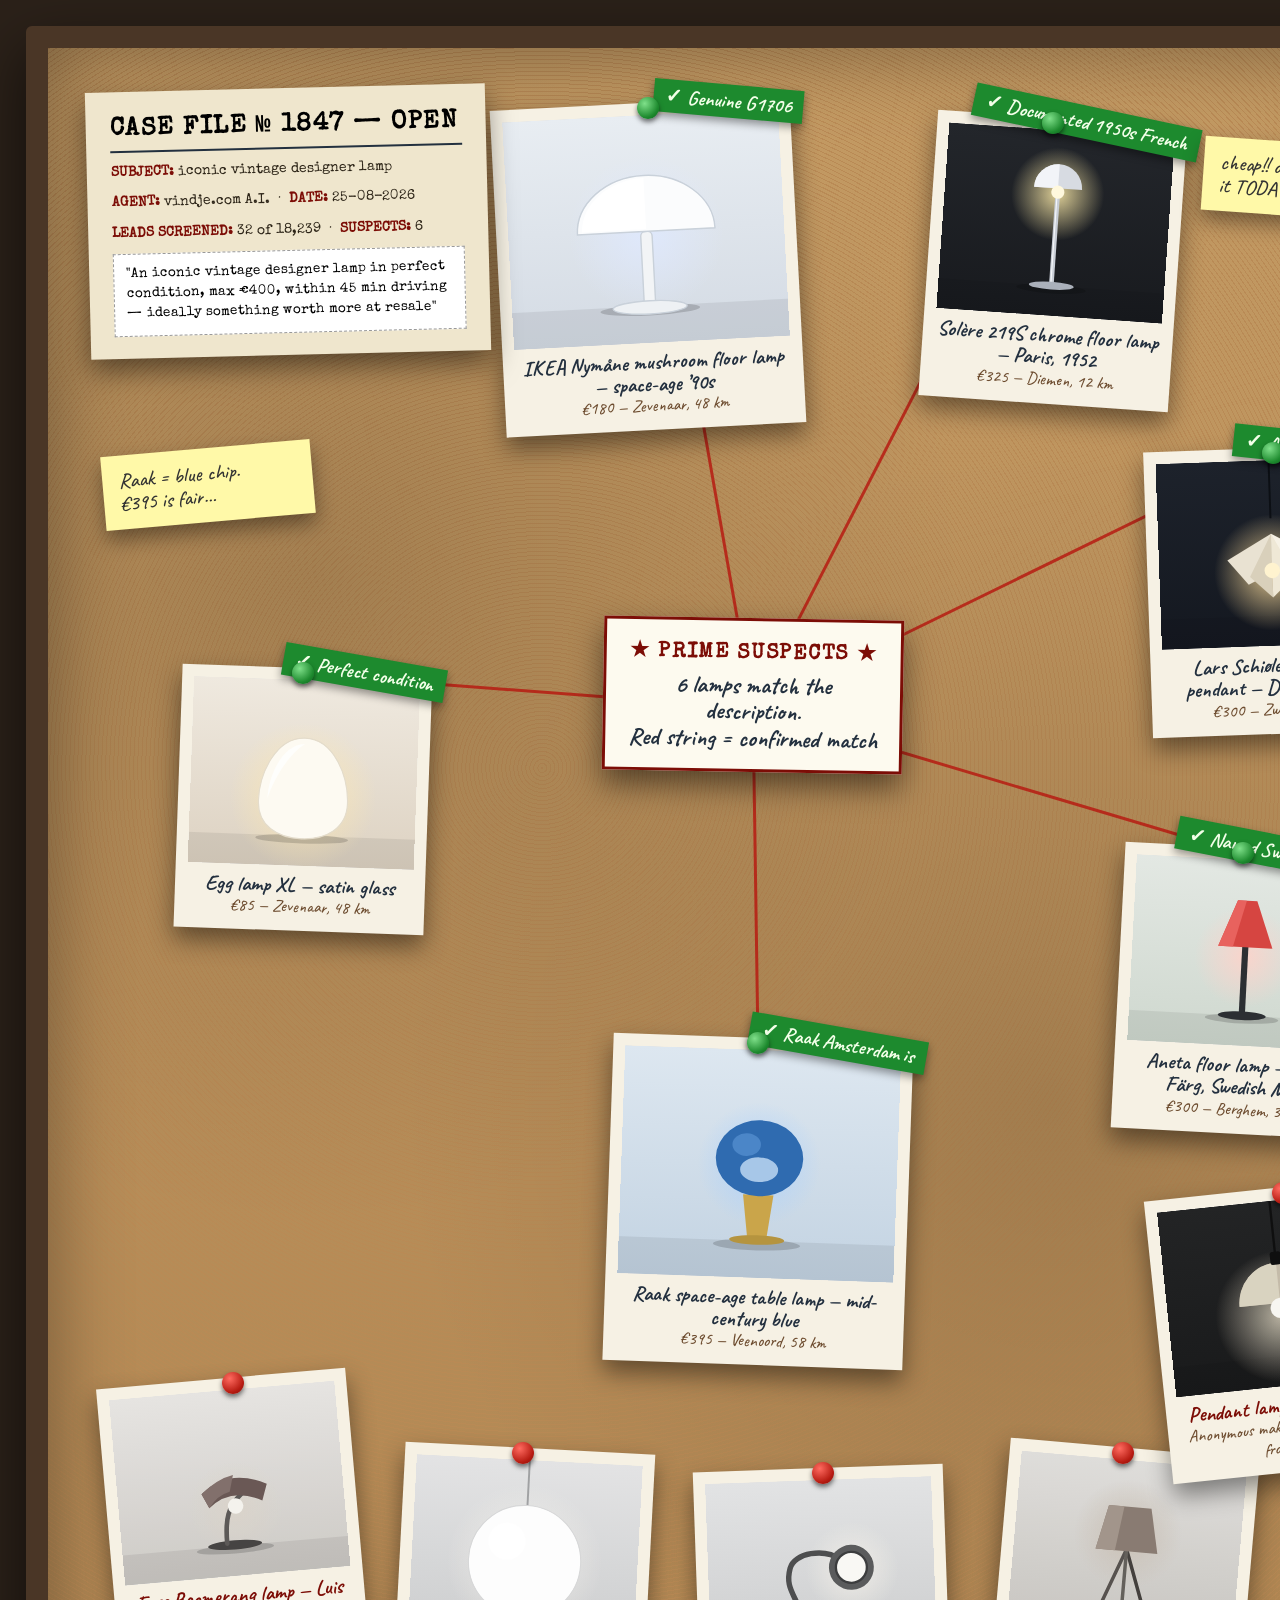
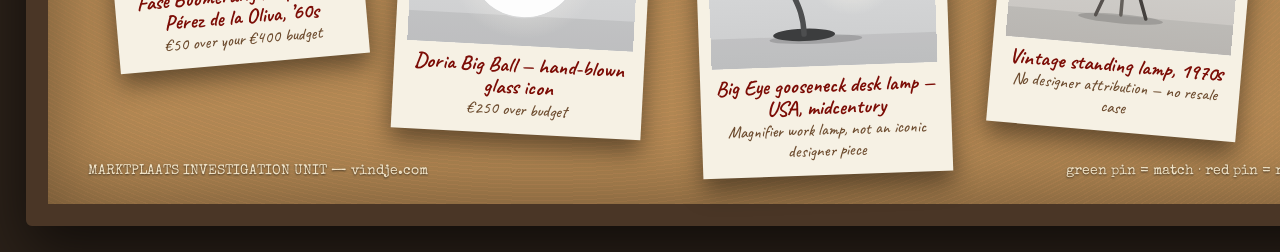
<file: design-variations/06-evidence.html>
<!doctype html>
<html lang="en">
<head>
<meta charset="utf-8">
<meta name="viewport" content="width=device-width, initial-scale=1">
<title>vindje — Evidence Board</title>
<link href="assets/fonts/06-evidence.css" rel="stylesheet">
<style>
  * { box-sizing: border-box; margin: 0; }
  body { background: #2b2119; padding: 26px; font-family: 'Special Elite', monospace; }
  .board { position: relative; width: 1380px; height: 1800px; margin: 0 auto;
    background:
      radial-gradient(circle at 20% 30%, rgba(0,0,0,.14), transparent 40%),
      radial-gradient(circle at 75% 60%, rgba(0,0,0,.12), transparent 45%),
      repeating-radial-gradient(circle at 37% 41%, #b98a55 0 1px, transparent 1px 4px),
      linear-gradient(#c39a63, #b08652);
    border: 22px solid #4a3626; border-radius: 6px;
    box-shadow: inset 0 0 80px rgba(0,0,0,.4), 0 24px 60px rgba(0,0,0,.6); }
  svg.strings { position: absolute; inset: 0; width: 100%; height: 100%; z-index: 3; pointer-events: none; }

  .pin { position: absolute; width: 22px; height: 22px; border-radius: 50%; z-index: 6;
         background: radial-gradient(circle at 35% 30%, #ff6b60, #b71c12 65%, #7c0d06);
         box-shadow: 0 3px 5px rgba(0,0,0,.55); }
  .pin.grn { background: radial-gradient(circle at 35% 30%, #7fe08a, #1d8a2e 65%, #0d5c1a); }

  .pola { position: absolute; background: #f6f1e4; padding: 12px 12px 14px; width: 250px; z-index: 4;
          box-shadow: 0 12px 24px rgba(0,0,0,.45); }
  .pola img { width: 100%; aspect-ratio: 4/3.3; object-fit: cover; display: block; background: #ddd; }
  .pola .cap { font-family: 'Caveat', cursive; font-size: 21px; font-weight: 700; color: #23303f;
               text-align: center; margin-top: 8px; line-height: 1.05; }
  .pola .sub { font-family: 'Caveat', cursive; font-size: 17px; color: #6d4c2f; text-align: center; }
  .pola.big { width: 300px; }
  .pola .stamp { position: absolute; top: 34%; left: 8%; right: 8%; text-align: center;
                 border: 4px solid rgba(183,28,18,.85); color: rgba(183,28,18,.9);
                 font-size: 25px; letter-spacing: .1em; transform: rotate(-14deg);
                 padding: 5px 0; background: rgba(246,241,228,.6); }
  .pola .ok { position: absolute; top: -14px; right: -14px; background: #1d8a2e; color: #f2ffe8;
              font-family: 'Caveat'; font-weight: 700; font-size: 20px; padding: 4px 12px;
              transform: rotate(8deg); box-shadow: 0 4px 8px rgba(0,0,0,.4); }
  .tape { position: absolute; width: 90px; height: 26px; background: rgba(240,230,190,.65);
          top: -12px; left: 50%; transform: translateX(-50%) rotate(-3deg);
          box-shadow: 0 2px 4px rgba(0,0,0,.15); }

  .file { position: absolute; top: 40px; left: 40px; width: 400px; background: #efe6cd;
          padding: 22px 24px; z-index: 5; box-shadow: 0 12px 28px rgba(0,0,0,.5);
          transform: rotate(-1.4deg); }
  .file h1 { font-size: 25px; letter-spacing: .06em; border-bottom: 2px solid #23303f; padding-bottom: 8px; }
  .file .row { font-size: 14px; margin-top: 10px; line-height: 1.45; color: #2c2417; }
  .file .row b { color: #7c0d06; }
  .file .wish { margin-top: 10px; background: #fff; border: 1px dashed #999; padding: 10px 12px;
                font-size: 13.5px; line-height: 1.5; }
  .verdictcard { position: absolute; top: 570px; left: 555px; width: 300px; background: #fdfaef;
          border: 3px solid #7c0d06; padding: 18px 20px; z-index: 5; transform: rotate(1deg);
          box-shadow: 0 14px 30px rgba(0,0,0,.5); text-align: center; }
  .verdictcard h2 { font-size: 21px; color: #7c0d06; letter-spacing: .08em; }
  .verdictcard p { font-family: 'Caveat'; font-size: 24px; font-weight: 700; color: #23303f;
                   margin-top: 8px; line-height: 1.1; }
  .note { position: absolute; z-index: 5; background: #fff9a8; padding: 14px 16px; width: 210px;
          font-family: 'Caveat', cursive; font-size: 21px; font-weight: 500; line-height: 1.1;
          color: #333; box-shadow: 0 10px 20px rgba(0,0,0,.4); }
  .legend { position: absolute; bottom: 26px; left: 40px; right: 40px; display: flex;
            justify-content: space-between; color: #f1e4c8; font-size: 14px; z-index: 5;
            text-shadow: 0 1px 2px rgba(0,0,0,.6); }
</style>
</head>
<body>
<div class="board" id="board">
  <div class="file">
    <h1>CASE FILE № 1847 — OPEN</h1>
    <div class="row"><b>SUBJECT:</b> iconic vintage designer lamp</div>
    <div class="row"><b>AGENT:</b> vindje.com A.I. &nbsp;·&nbsp; <b>DATE:</b> 25-08-2026</div>
    <div class="row"><b>LEADS SCREENED:</b> 32 of 18,239 &nbsp;·&nbsp; <b>SUSPECTS:</b> 6</div>
    <div class="wish" id="wish"></div>
  </div>
  <div class="verdictcard">
    <h2>★ PRIME SUSPECTS ★</h2>
    <p>6 lamps match the description.<br>Red string = confirmed match</p>
  </div>
  <div class="legend">
    <span>MARKTPLAATS INVESTIGATION UNIT — vindje.com</span>
    <span>green pin = match · red pin = ruled out</span>
  </div>
</div>
<script src="assets/data.js"></script>
<script>
const D = window.VINDJE, esc = s => s.replace(/[&<>]/g, c => ({'&':'&amp;','<':'&lt;','>':'&gt;'}[c]));
document.getElementById('wish').textContent = '"' + D.wish + '"';
const board = document.getElementById('board');
const M = D.listings.filter(l => l.status === 'match');
const R = D.listings.filter(l => l.status === 'reject');
// hand-placed layout: [x, y, rot, big]
const mpos = [[450, 55, -3, 1], [880, 70, 4, 0], [1100, 400, -2, 0], [1070, 800, 3, 0], [560, 990, 2, 1], [130, 620, 2, 0]];
const rpos = [[60, 1330, -5], [350, 1400, 3], [650, 1420, -2], [950, 1400, 5], [1110, 1140, -6]];
const hub = { x: 705, y: 660 };  // center of verdict card
let html = '', pins = [];
M.forEach((l, i) => {
  const [x, y, r, big] = mpos[i];
  const w = big ? 300 : 250;
  pins.push({ x: x + w / 2, y: y + 6, ok: true });
  html += `<div class="pola ${big ? 'big' : ''}" style="left:${x}px;top:${y}px;transform:rotate(${r}deg)">
    <div class="ok">✓ ${esc(l.why.split('—')[0].split(',')[0].trim().split(/\s+/).slice(0, 3).join(' '))}</div>
    <img src="${l.photo}">
    <div class="cap">${esc(l.title)}</div>
    <div class="sub">${esc(l.price)} — ${esc(l.city)}, ${l.km} km</div>
  </div>
  <div class="pin grn" style="left:${x + w / 2 - 11}px;top:${y - 6}px"></div>`;
});
R.forEach((l, i) => {
  const [x, y, r] = rpos[i];
  pins.push({ x: x + 125, y: y + 6, ok: false });
  html += `<div class="pola" style="left:${x}px;top:${y}px;transform:rotate(${r}deg)">
    <div class="stamp">RULED OUT</div>
    <img src="${l.photo}" style="filter:grayscale(.85)">
    <div class="cap" style="color:#7c0d06">${esc(l.title)}</div>
    <div class="sub">${esc(l.whyNot)}</div>
  </div>
  <div class="pin" style="left:${x + 114}px;top:${y - 6}px"></div>`;
});
html += `<div class="note" style="left:1155px;top:95px;transform:rotate(4deg)">cheap!! only €85 — go see it TODAY</div>
  <div class="note" style="left:55px;top:400px;transform:rotate(-5deg)">Raak = blue chip.<br>€395 is fair…</div>
  <svg class="strings">${pins.filter(p => p.ok).map(p =>
    `<line x1="${hub.x}" y1="${hub.y}" x2="${p.x}" y2="${p.y}" stroke="#b71c12" stroke-width="3" opacity=".85"/>`).join('')}
  </svg>`;
board.insertAdjacentHTML('beforeend', html);
</script>
</body>
</html>
</file>
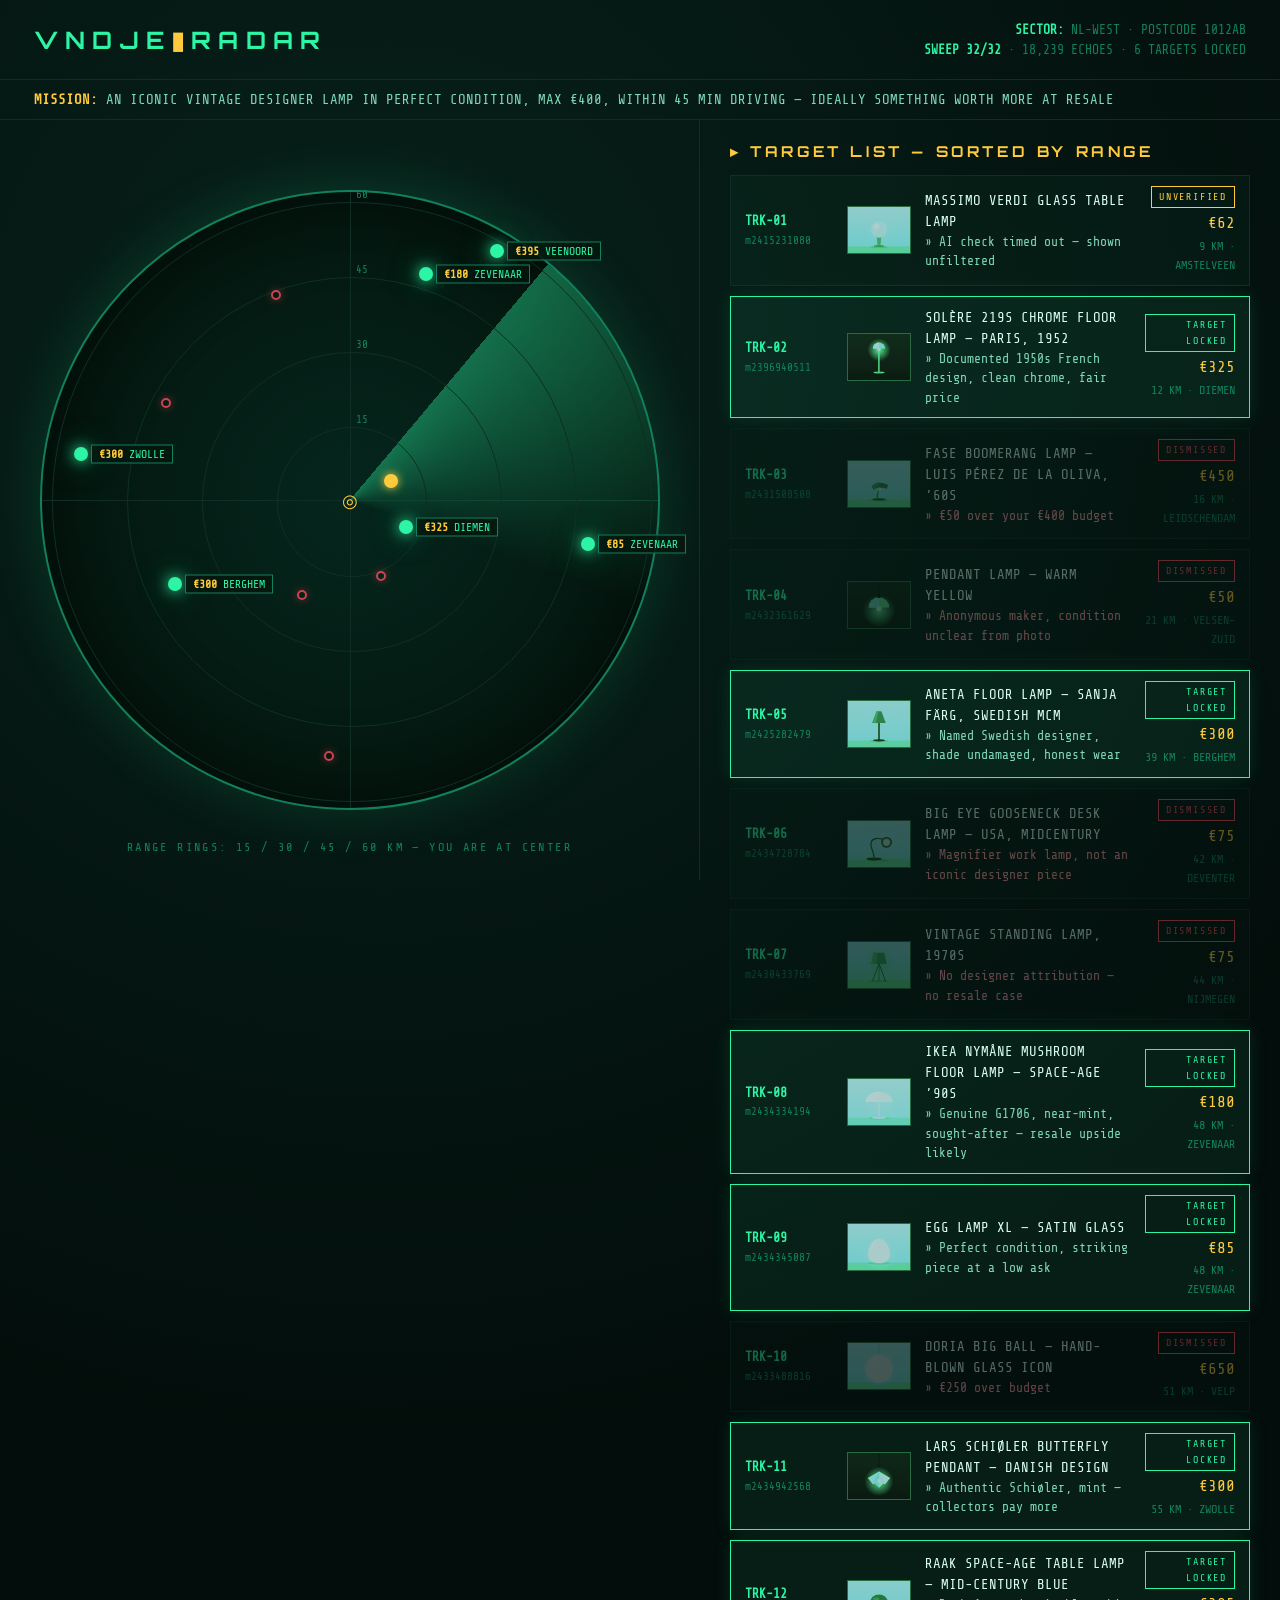
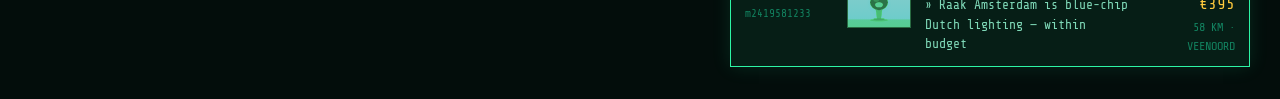
<file: design-variations/07-radar.html>
<!doctype html>
<html lang="en">
<head>
<meta charset="utf-8">
<meta name="viewport" content="width=device-width, initial-scale=1">
<title>vindje — Radar</title>
<link href="assets/fonts/07-radar.css" rel="stylesheet">
<style>
  * { box-sizing: border-box; margin: 0; }
  :root { --grid: #0f2f26; --ph: #2df5a5; --dim: #12805e; --warn: #ffcb3d; --bad: #ff4d5e; }
  body { background: radial-gradient(circle at 30% 20%, #07211a, #030d0b 70%);
         color: var(--ph); font-family: 'Share Tech Mono', monospace; min-height: 100vh; }
  header { display: flex; justify-content: space-between; align-items: center;
           padding: 20px 34px; border-bottom: 1px solid var(--grid); }
  header h1 { font-family: 'Orbitron'; font-size: 24px; letter-spacing: .3em; }
  header h1 i { font-style: normal; color: var(--warn); }
  header .stat { font-size: 13px; color: var(--dim); text-align: right; line-height: 1.5; }
  header .stat b { color: var(--ph); }
  .wishline { padding: 12px 34px; border-bottom: 1px solid var(--grid); font-size: 14px; color: #7fd9b8; }
  .wishline b { color: var(--warn); }

  main { display: grid; grid-template-columns: 700px 1fr; gap: 0; }
  .scope { position: relative; height: 760px; display: flex; align-items: center; justify-content: center;
           border-right: 1px solid var(--grid); }
  .radar { position: relative; width: 620px; height: 620px; border-radius: 50%;
    background: radial-gradient(circle, #05261d 0%, #04170f 70%);
    border: 2px solid var(--dim);
    box-shadow: 0 0 60px rgba(45,245,165,.14), inset 0 0 80px rgba(0,0,0,.6); }
  .ring { position: absolute; border: 1px solid var(--grid); border-radius: 50%; }
  .cross-h, .cross-v { position: absolute; background: var(--grid); }
  .cross-h { left: 0; right: 0; top: 50%; height: 1px; }
  .cross-v { top: 0; bottom: 0; left: 50%; width: 1px; }
  .sweep { position: absolute; inset: 0; border-radius: 50%;
    background: conic-gradient(from 40deg, rgba(45,245,165,.38), transparent 70deg); }
  .rlabel { position: absolute; left: 51%; color: var(--dim); font-size: 11px; }
  .blip { position: absolute; width: 14px; height: 14px; border-radius: 50%; transform: translate(-50%,-50%); }
  .blip.m { background: var(--ph); box-shadow: 0 0 14px var(--ph), 0 0 30px rgba(45,245,165,.5); }
  .blip.r { width: 10px; height: 10px; background: transparent; border: 2px solid var(--bad);
            box-shadow: 0 0 8px rgba(255,77,94,.5); opacity: .8; }
  .blip.u { background: var(--warn); box-shadow: 0 0 10px var(--warn); }
  .btag { position: absolute; transform: translate(10px,-50%); white-space: nowrap; font-size: 11.5px;
          color: var(--ph); background: rgba(4,23,15,.85); border: 1px solid var(--dim);
          padding: 2px 7px; }
  .btag b { color: var(--warn); }
  .center { position: absolute; left: 50%; top: 50%; transform: translate(-50%,-50%);
            color: var(--warn); font-size: 18px; }
  .scope .cap { position: absolute; bottom: 26px; text-align: center; width: 100%;
                color: var(--dim); font-size: 12px; letter-spacing: .2em; }

  .list { padding: 22px 30px; }
  .list h2 { font-family: 'Orbitron'; font-size: 15px; letter-spacing: .24em; color: var(--warn);
             margin-bottom: 14px; }
  .trk { display: grid; grid-template-columns: 88px 64px 1fr 90px; gap: 14px; align-items: center;
         border: 1px solid var(--grid); margin-bottom: 10px; padding: 10px 14px;
         background: rgba(45,245,165,.03); }
  .trk.lock { border-color: var(--ph); background: rgba(45,245,165,.07);
              box-shadow: 0 0 18px rgba(45,245,165,.12); }
  .trk.lost { opacity: .38; }
  .tid { font-size: 11px; color: var(--dim); line-height: 1.6; }
  .tid b { display: block; color: var(--ph); font-size: 13px; }
  .trk img { width: 64px; height: 48px; object-fit: cover;
             filter: sepia(1) hue-rotate(90deg) saturate(2.4) brightness(.8); border: 1px solid var(--dim); }
  .tinfo { font-size: 13px; line-height: 1.5; }
  .tinfo .nm { color: #d9fff0; font-size: 14px; }
  .tinfo .why { color: #7fd9b8; }
  .tinfo .why.bad { color: #ff9aa4; }
  .tright { text-align: right; font-size: 12px; color: var(--dim); line-height: 1.6; }
  .tright .px { color: var(--warn); font-size: 16px; }
  .lockchip { display: inline-block; font-size: 10px; letter-spacing: .18em; padding: 2px 7px;
              border: 1px solid currentColor; margin-bottom: 3px; }
  .lock .lockchip { color: var(--ph); } .lost .lockchip { color: var(--bad); }
  .u .lockchip { color: var(--warn); }
</style>
</head>
<body>
<header>
  <h1>VNDJE<i>▮</i>RADAR</h1>
  <div class="stat"><b>SECTOR:</b> NL-WEST · POSTCODE 1012AB<br><b>SWEEP 32/32</b> · 18,239 ECHOES · 6 TARGETS LOCKED</div>
</header>
<div class="wishline"><b>MISSION:</b> <span id="wish"></span></div>
<main>
  <div class="scope">
    <div class="radar" id="radar">
      <div class="cross-h"></div><div class="cross-v"></div>
      <div class="sweep"></div>
      <div class="center">◎</div>
    </div>
    <div class="cap">RANGE RINGS: 15 / 30 / 45 / 60 KM — YOU ARE AT CENTER</div>
  </div>
  <div class="list">
    <h2>▸ TARGET LIST — SORTED BY RANGE</h2>
    <div id="trks"></div>
  </div>
</main>
<script src="assets/data.js"></script>
<script>
const D = window.VINDJE, esc = s => s.replace(/[&<>]/g, c => ({'&':'&amp;','<':'&lt;','>':'&gt;'}[c]));
document.getElementById('wish').textContent = D.wish.toUpperCase();
const radar = document.getElementById('radar'), SZ = 620, C = SZ / 2, MAXKM = 62;
// rings at 15/30/45/60 km
[15, 30, 45, 60].forEach(km => {
  const r = km / MAXKM * C;
  radar.insertAdjacentHTML('beforeend',
    `<div class="ring" style="left:${C - r}px;top:${C - r}px;width:${2 * r}px;height:${2 * r}px"></div>
     <div class="rlabel" style="top:${C - r - 14}px">${km}</div>`);
});
const angles = [332, 25, 68, 118, 155, 208, 250, 288, 10, 95, 190, 300];
const sorted = [...D.listings].sort((a, b) => a.km - b.km);
sorted.forEach((l, i) => {
  const a = angles[i % angles.length] * Math.PI / 180, r = Math.min(l.km, 60) / MAXKM * C;
  const x = C + r * Math.cos(a), y = C + r * Math.sin(a);
  const cls = l.status === 'match' ? 'm' : l.status === 'reject' ? 'r' : 'u';
  radar.insertAdjacentHTML('beforeend', `<div class="blip ${cls}" style="left:${x}px;top:${y}px"></div>` +
    (l.status === 'match' ? `<div class="btag" style="left:${x}px;top:${y}px"><b>${esc(l.price)}</b> ${esc(l.city.toUpperCase())}</div>` : ''));
});
document.getElementById('trks').innerHTML = sorted.map((l, i) => {
  const st = l.status === 'match' ? 'lock' : l.status === 'reject' ? 'lost' : 'u';
  const chip = l.status === 'match' ? 'TARGET LOCKED' : l.status === 'reject' ? 'DISMISSED' : 'UNVERIFIED';
  return `<div class="trk ${st}">
    <div class="tid"><b>TRK-${String(i + 1).padStart(2, '0')}</b>${esc(l.id)}</div>
    <img src="${l.photo}">
    <div class="tinfo"><div class="nm">${esc(l.title.toUpperCase())}</div>
      <div class="why ${l.status === 'reject' ? 'bad' : ''}">${l.status === 'match' ? '» ' + esc(l.why) : '» ' + esc(l.whyNot)}</div></div>
    <div class="tright"><span class="lockchip">${chip}</span><br><span class="px">${esc(l.price.replace(' (bid from)',''))}</span><br>${l.km} KM · ${esc(l.city.toUpperCase())}</div>
  </div>`;
}).join('');
</script>
</body>
</html>
</file>
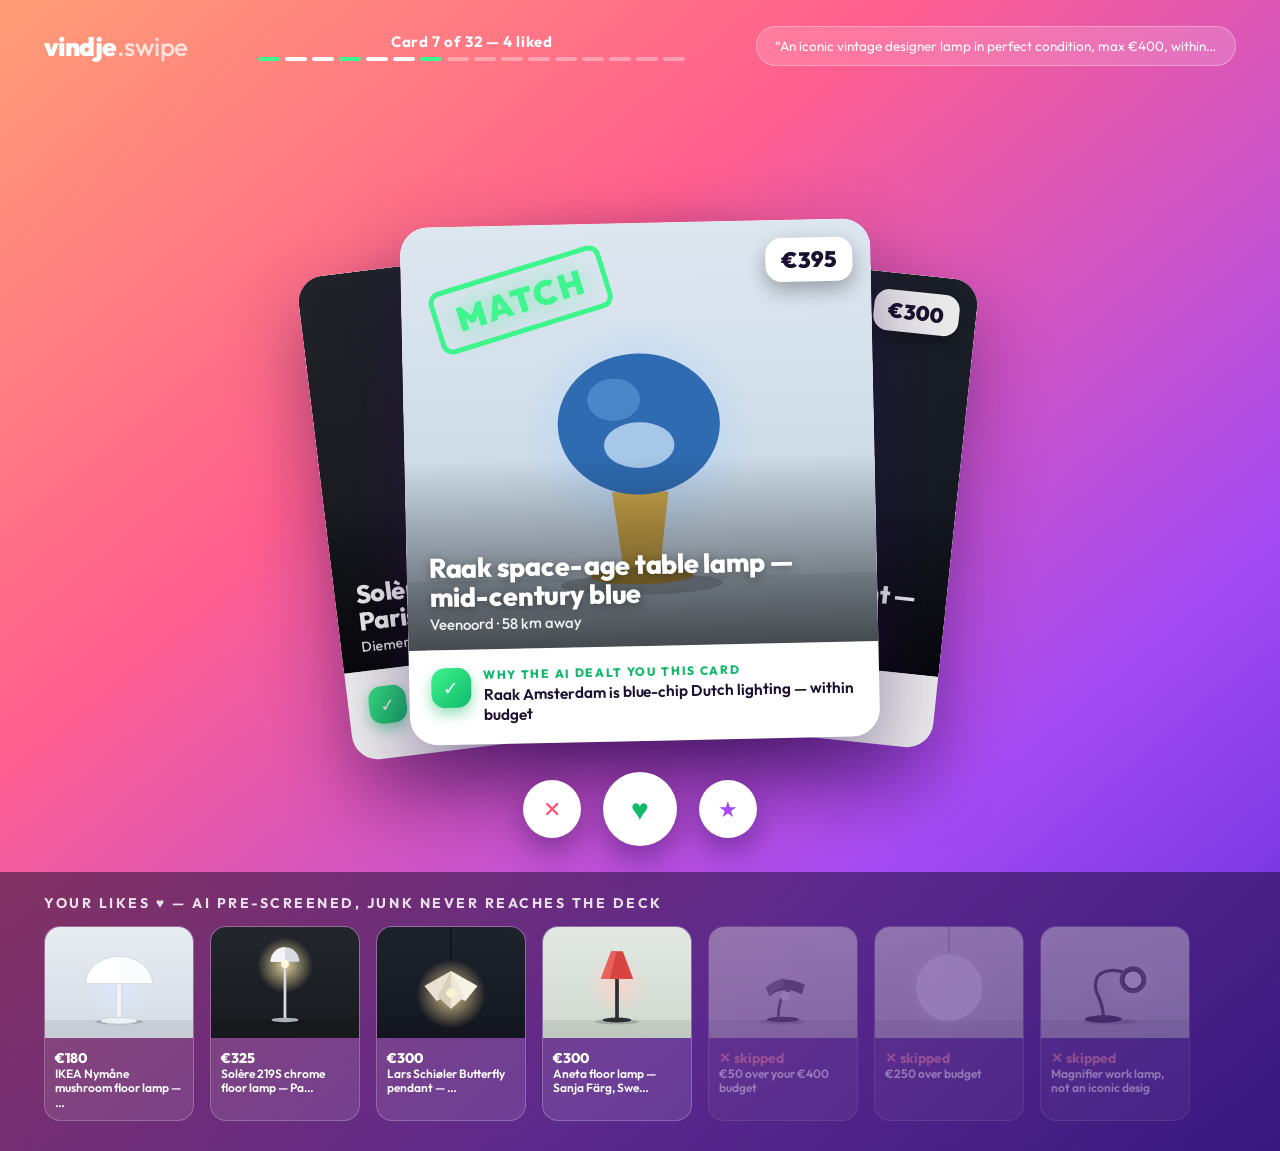
<file: design-variations/08-swipe.html>
<!doctype html>
<html lang="en">
<head>
<meta charset="utf-8">
<meta name="viewport" content="width=device-width, initial-scale=1">
<title>vindje — Swipe</title>
<link href="assets/fonts/08-swipe.css" rel="stylesheet">
<style>
  * { box-sizing: border-box; margin: 0; }
  body { min-height: 100vh; font-family: 'Outfit', sans-serif; color: #1c1030;
    background: linear-gradient(140deg, #ff9d76 0%, #ff5f8f 34%, #a44bf3 72%, #5b2bd6 100%); }
  .top { display: flex; justify-content: space-between; align-items: center; padding: 26px 44px;
         color: #fff; }
  .top .logo { font-weight: 900; font-size: 26px; letter-spacing: -.02em; }
  .top .logo span { opacity: .75; font-weight: 500; }
  .prog { text-align: center; }
  .prog b { font-size: 15px; letter-spacing: .04em; }
  .dots { margin-top: 6px; display: flex; gap: 5px; justify-content: center; }
  .dots i { width: 22px; height: 4px; border-radius: 2px; background: rgba(255,255,255,.35); }
  .dots i.on { background: #fff; } .dots i.heart { background: #3ef58e; }
  .wishpill { background: rgba(255,255,255,.16); backdrop-filter: blur(6px); padding: 10px 18px;
              border-radius: 999px; font-size: 13.5px; max-width: 480px; white-space: nowrap;
              overflow: hidden; text-overflow: ellipsis; border: 1px solid rgba(255,255,255,.3); }

  .stage { position: relative; height: 780px; display: flex; align-items: center; justify-content: center; }
  .cardw { position: absolute; width: 470px; }
  .ghost1 { transform: rotate(-7deg) translateX(-96px) scale(.94); filter: brightness(.92); z-index: 1; }
  .ghost2 { transform: rotate(6deg) translateX(96px) scale(.94); filter: brightness(.92); z-index: 1; }
  .hero { z-index: 3; transform: rotate(-1.2deg); }
  .card { background: #fff; border-radius: 28px; overflow: hidden;
          box-shadow: 0 34px 80px rgba(40,10,80,.45); position: relative; }
  .card .ph { position: relative; }
  .card img { width: 100%; aspect-ratio: 4/3.6; object-fit: cover; display: block; }
  .grad { position: absolute; inset: 55% 0 0 0; background: linear-gradient(transparent, rgba(0,0,0,.62)); }
  .onph { position: absolute; left: 22px; right: 22px; bottom: 16px; color: #fff; }
  .onph h2 { font-size: 27px; font-weight: 800; line-height: 1.05; letter-spacing: -.01em;
             text-shadow: 0 2px 10px rgba(0,0,0,.4); }
  .onph .sub { font-size: 15px; font-weight: 500; opacity: .92; margin-top: 4px; }
  .pricebadge { position: absolute; top: 18px; right: 18px; background: #fff; color: #1c1030;
                font-weight: 900; font-size: 22px; padding: 8px 16px; border-radius: 16px;
                box-shadow: 0 8px 20px rgba(0,0,0,.3); }
  .aibar { display: flex; gap: 12px; align-items: flex-start; padding: 18px 22px 20px; }
  .aibar .dotai { flex: none; width: 40px; height: 40px; border-radius: 14px; display: flex;
    align-items: center; justify-content: center; font-size: 19px; color: #fff;
    background: linear-gradient(135deg, #3ef58e, #12b96b); box-shadow: 0 6px 14px rgba(18,185,107,.45); }
  .aibar h4 { font-size: 12px; font-weight: 800; letter-spacing: .14em; color: #12b96b; }
  .aibar p { font-size: 15.5px; font-weight: 600; line-height: 1.3; margin-top: 2px; }
  .stampL, .stampR { position: absolute; top: 42px; font-weight: 900; font-size: 34px;
    letter-spacing: .06em; padding: 6px 18px; border: 5px solid; border-radius: 12px; z-index: 4; }
  .stampL { left: 30px; transform: rotate(-16deg); color: #3ef58e; border-color: #3ef58e;
            text-shadow: 0 0 24px rgba(62,245,142,.6); }

  .btns { position: absolute; bottom: 26px; left: 50%; transform: translateX(-50%); display: flex;
          gap: 22px; z-index: 5; align-items: center; }
  .btn { width: 74px; height: 74px; border-radius: 50%; background: #fff; display: flex;
         align-items: center; justify-content: center; font-size: 30px;
         box-shadow: 0 14px 30px rgba(40,10,80,.4); }
  .btn.small { width: 58px; height: 58px; font-size: 22px; }
  .no { color: #ff4d6d; } .yes { color: #12b96b; } .star { color: #a44bf3; }

  .tray { background: rgba(20,8,40,.5); backdrop-filter: blur(10px); padding: 22px 44px 30px; color: #fff; }
  .tray h3 { font-size: 14px; font-weight: 700; letter-spacing: .18em; opacity: .85; }
  .traycards { display: flex; gap: 16px; margin-top: 14px; }
  .mini { width: 150px; background: rgba(255,255,255,.1); border: 1px solid rgba(255,255,255,.22);
          border-radius: 16px; overflow: hidden; flex: none; }
  .mini img { width: 100%; aspect-ratio: 4/3; object-fit: cover; }
  .mini div { padding: 8px 10px 10px; font-size: 12px; font-weight: 600; line-height: 1.2; }
  .mini b { display: block; font-size: 14px; font-weight: 800; }
  .mini.rejected { opacity: .4; } .mini.rejected img { filter: grayscale(1); }
  .mini .x { color: #ff8fa5; font-weight: 700; }
</style>
</head>
<body>
<div class="top">
  <div class="logo">vindje<span>.swipe</span></div>
  <div class="prog"><b>Card 7 of 32 — 4 liked</b><div class="dots" id="dots"></div></div>
  <div class="wishpill" id="wish"></div>
</div>
<div class="stage" id="stage"></div>
<div class="tray">
  <h3>YOUR LIKES ♥ — AI PRE-SCREENED, JUNK NEVER REACHES THE DECK</h3>
  <div class="traycards" id="tray"></div>
</div>
<script src="assets/data.js"></script>
<script>
const D = window.VINDJE, esc = s => s.replace(/[&<>]/g, c => ({'&':'&amp;','<':'&lt;','>':'&gt;'}[c]));
document.getElementById('wish').textContent = '“' + D.wish + '”';
document.getElementById('dots').innerHTML = Array.from({length: 16}, (_, i) =>
  `<i class="${i < 7 ? (i % 3 === 0 ? 'heart' : 'on') : ''}"></i>`).join('');
const M = D.listings.filter(l => l.status === 'match');
const hero = M[4], g1 = M[1], g2 = M[2];
const cardHTML = (l, cls, stamp) => `
  <div class="cardw ${cls}"><div class="card">
    ${stamp ? '<div class="stampL">MATCH</div>' : ''}
    <div class="ph"><img src="${l.photo}"><div class="grad"></div>
      <div class="pricebadge">${esc(l.price)}</div>
      <div class="onph"><h2>${esc(l.title)}</h2><div class="sub">${esc(l.city)} · ${l.km} km away</div></div>
    </div>
    <div class="aibar"><div class="dotai">✓</div>
      <div><h4>WHY THE AI DEALT YOU THIS CARD</h4><p>${esc(l.why)}</p></div></div>
  </div></div>`;
document.getElementById('stage').innerHTML =
  cardHTML(g1, 'ghost1') + cardHTML(g2, 'ghost2') + cardHTML(hero, 'hero', true) +
  `<div class="btns">
     <div class="btn small no">✕</div><div class="btn yes">♥</div><div class="btn small star">★</div>
   </div>`;
document.getElementById('tray').innerHTML =
  M.slice(0, 4).map(l => `<div class="mini"><img src="${l.photo}"><div><b>${esc(l.price)}</b>${esc(l.title.slice(0, 34))}…</div></div>`).join('')
  + D.listings.filter(l => l.status === 'reject').slice(0, 3).map(l =>
    `<div class="mini rejected"><img src="${l.photo}"><div><b class="x">✕ skipped</b>${esc(l.whyNot.slice(0, 40))}</div></div>`).join('');
</script>
</body>
</html>
</file>
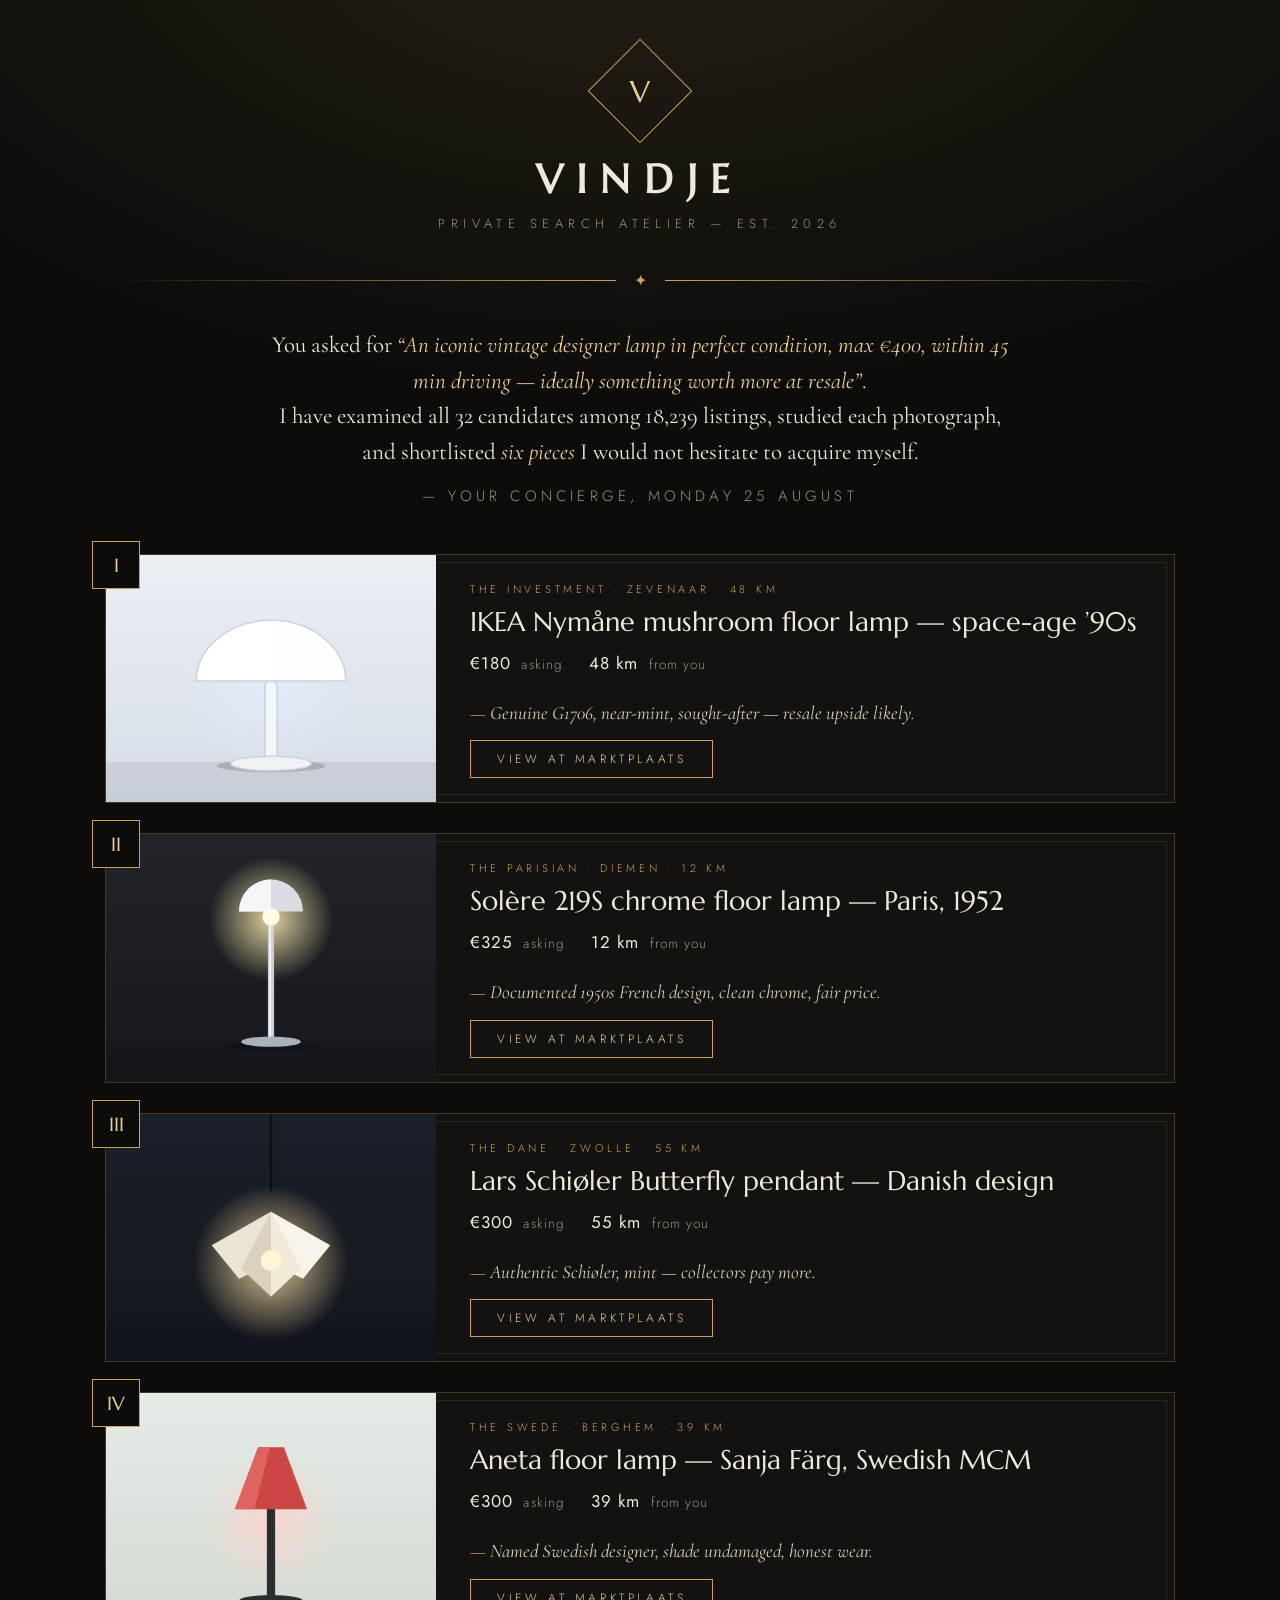
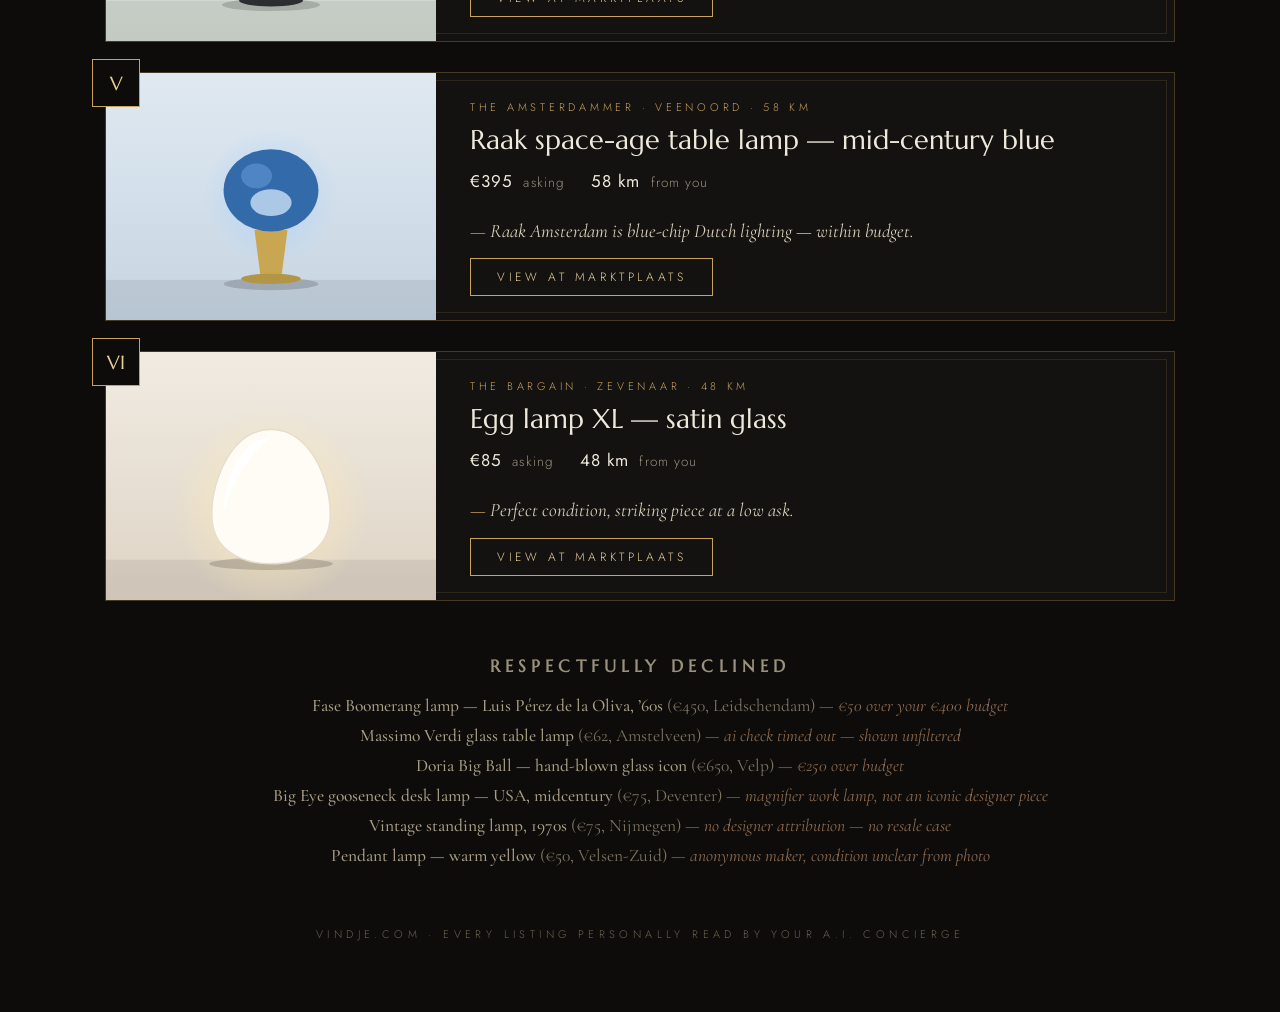
<file: design-variations/09-concierge.html>
<!doctype html>
<html lang="en">
<head>
<meta charset="utf-8">
<meta name="viewport" content="width=device-width, initial-scale=1">
<title>vindje — The Concierge</title>
<link href="assets/fonts/09-concierge.css" rel="stylesheet">
<style>
  * { box-sizing: border-box; margin: 0; }
  :root { --gold: #c9a35c; --gold2: #e8cf9a; --ink: #efe9dc; --mut: #9a917e; }
  body { background: #0d0c0a; color: var(--ink); font-family: 'Jost', sans-serif; font-weight: 300;
    background-image: radial-gradient(ellipse 900px 500px at 50% -100px, rgba(201,163,92,.13), transparent);
  }
  .frame { max-width: 1150px; margin: 0 auto; padding: 54px 40px 70px; }
  .crest { text-align: center; }
  .crest .mono { width: 74px; height: 74px; margin: 0 auto; border: 1px solid var(--gold);
    transform: rotate(45deg); display: flex; align-items: center; justify-content: center; }
  .crest .mono span { transform: rotate(-45deg); font-family: 'Marcellus'; font-size: 30px; color: var(--gold2); }
  .crest h1 { font-family: 'Marcellus'; font-size: 40px; letter-spacing: .34em; margin-top: 26px;
              text-transform: uppercase; }
  .crest .tag { font-size: 13px; letter-spacing: .42em; text-transform: uppercase; color: var(--mut);
                margin-top: 10px; }
  .hr { display: flex; align-items: center; gap: 18px; margin: 36px 0; color: var(--gold); }
  .hr::before, .hr::after { content: ''; flex: 1; height: 1px;
    background: linear-gradient(90deg, transparent, var(--gold)); }
  .hr::after { background: linear-gradient(90deg, var(--gold), transparent); }

  .letter { max-width: 760px; margin: 0 auto; text-align: center;
            font-family: 'Cormorant Garamond', serif; font-size: 23px; line-height: 1.55; }
  .letter i { color: var(--gold2); }
  .letter .sig { margin-top: 14px; font-size: 15px; font-family: 'Jost'; letter-spacing: .28em;
                 text-transform: uppercase; color: var(--mut); }

  .picks { margin-top: 46px; display: flex; flex-direction: column; gap: 30px; }
  .pick { display: grid; grid-template-columns: 330px 1fr; background: rgba(255,255,255,.025);
          border: 1px solid rgba(201,163,92,.28); position: relative; }
  .pick::before { content: ''; position: absolute; inset: 7px; border: 1px solid rgba(201,163,92,.14);
                  pointer-events: none; }
  .pick .ph { position: relative; }
  .pick img { width: 100%; height: 100%; object-fit: cover; display: block; min-height: 236px;
              filter: saturate(.9) contrast(1.02); }
  .num { position: absolute; top: -14px; left: -14px; width: 48px; height: 48px; background: #0d0c0a;
         border: 1px solid var(--gold); display: flex; align-items: center; justify-content: center;
         font-family: 'Marcellus'; font-size: 19px; color: var(--gold2); z-index: 2; }
  .pt { padding: 26px 34px 24px; display: flex; flex-direction: column; }
  .pt .cat { font-size: 11px; letter-spacing: .34em; text-transform: uppercase; color: var(--gold); }
  .pt h2 { font-family: 'Marcellus'; font-size: 27px; margin-top: 8px; font-weight: 400; }
  .pt .facts { display: flex; gap: 26px; margin-top: 12px; font-size: 13.5px; color: var(--mut);
               letter-spacing: .08em; }
  .pt .facts b { color: var(--ink); font-weight: 400; font-size: 17px; }
  .remark { margin-top: auto; padding-top: 18px; font-family: 'Cormorant Garamond', serif;
            font-style: italic; font-size: 19px; line-height: 1.45; color: #d8cfba; }
  .remark::before { content: '— '; color: var(--gold); }
  .act { margin-top: 14px; }
  .act span { display: inline-block; border: 1px solid var(--gold); padding: 9px 26px; font-size: 12px;
              letter-spacing: .3em; text-transform: uppercase; color: var(--gold2); }

  .declined { margin-top: 54px; text-align: center; }
  .declined h3 { font-family: 'Marcellus'; font-size: 17px; letter-spacing: .3em; text-transform: uppercase;
                 color: var(--mut); }
  .declined ul { list-style: none; margin-top: 18px; display: flex; flex-direction: column; gap: 9px; }
  .declined li { font-family: 'Cormorant Garamond', serif; font-size: 17.5px; color: #7d7462; }
  .declined li b { font-weight: 500; color: #a89d86; }
  .declined li i { color: #8d6a4f; }
  footer { margin-top: 60px; text-align: center; font-size: 11px; letter-spacing: .4em;
           text-transform: uppercase; color: #6b6350; }
</style>
</head>
<body>
<div class="frame">
  <div class="crest">
    <div class="mono"><span>V</span></div>
    <h1>Vindje</h1>
    <div class="tag">Private Search Atelier — Est. 2026</div>
  </div>
  <div class="hr">✦</div>
  <div class="letter" id="letter"></div>
  <div class="picks" id="picks"></div>
  <div class="declined">
    <h3>Respectfully declined</h3>
    <ul id="declined"></ul>
  </div>
  <footer>vindje.com · every listing personally read by your A.I. concierge</footer>
</div>
<script src="assets/data.js"></script>
<script>
const D = window.VINDJE, esc = s => s.replace(/[&<>]/g, c => ({'&':'&amp;','<':'&lt;','>':'&gt;'}[c]));
document.getElementById('letter').innerHTML =
  `You asked for <i>“${esc(D.wish)}”</i>.<br>
   I have examined all ${D.stats.scanned} candidates among ${D.stats.total.toLocaleString('en')} listings,
   studied each photograph, and shortlisted <i>six pieces</i> I would not hesitate to acquire myself.
   <div class="sig">— Your Concierge, Monday 25 August</div>`;
const cats = ['The Investment', 'The Parisian', 'The Dane', 'The Swede', 'The Amsterdammer', 'The Bargain'];
document.getElementById('picks').innerHTML =
  D.listings.filter(l => l.status === 'match').map((l, i) => `
  <div class="pick">
    <div class="ph"><div class="num">${['I','II','III','IV','V','VI'][i]}</div><img src="${l.photo}"></div>
    <div class="pt">
      <div class="cat">${cats[i]} · ${esc(l.city)} · ${l.km} km</div>
      <h2>${esc(l.title)}</h2>
      <div class="facts"><span><b>${esc(l.price)}</b>&nbsp; asking</span><span><b>${l.km} km</b>&nbsp; from you</span></div>
      <div class="remark">${esc(l.why)}.</div>
      <div class="act"><span>View at Marktplaats</span></div>
    </div>
  </div>`).join('');
document.getElementById('declined').innerHTML =
  D.listings.filter(l => l.status !== 'match').map(l =>
  `<li><b>${esc(l.title)}</b> (${esc(l.price)}, ${esc(l.city)}) — <i>${esc(l.whyNot.toLowerCase())}</i></li>`).join('');
</script>
</body>
</html>
</file>
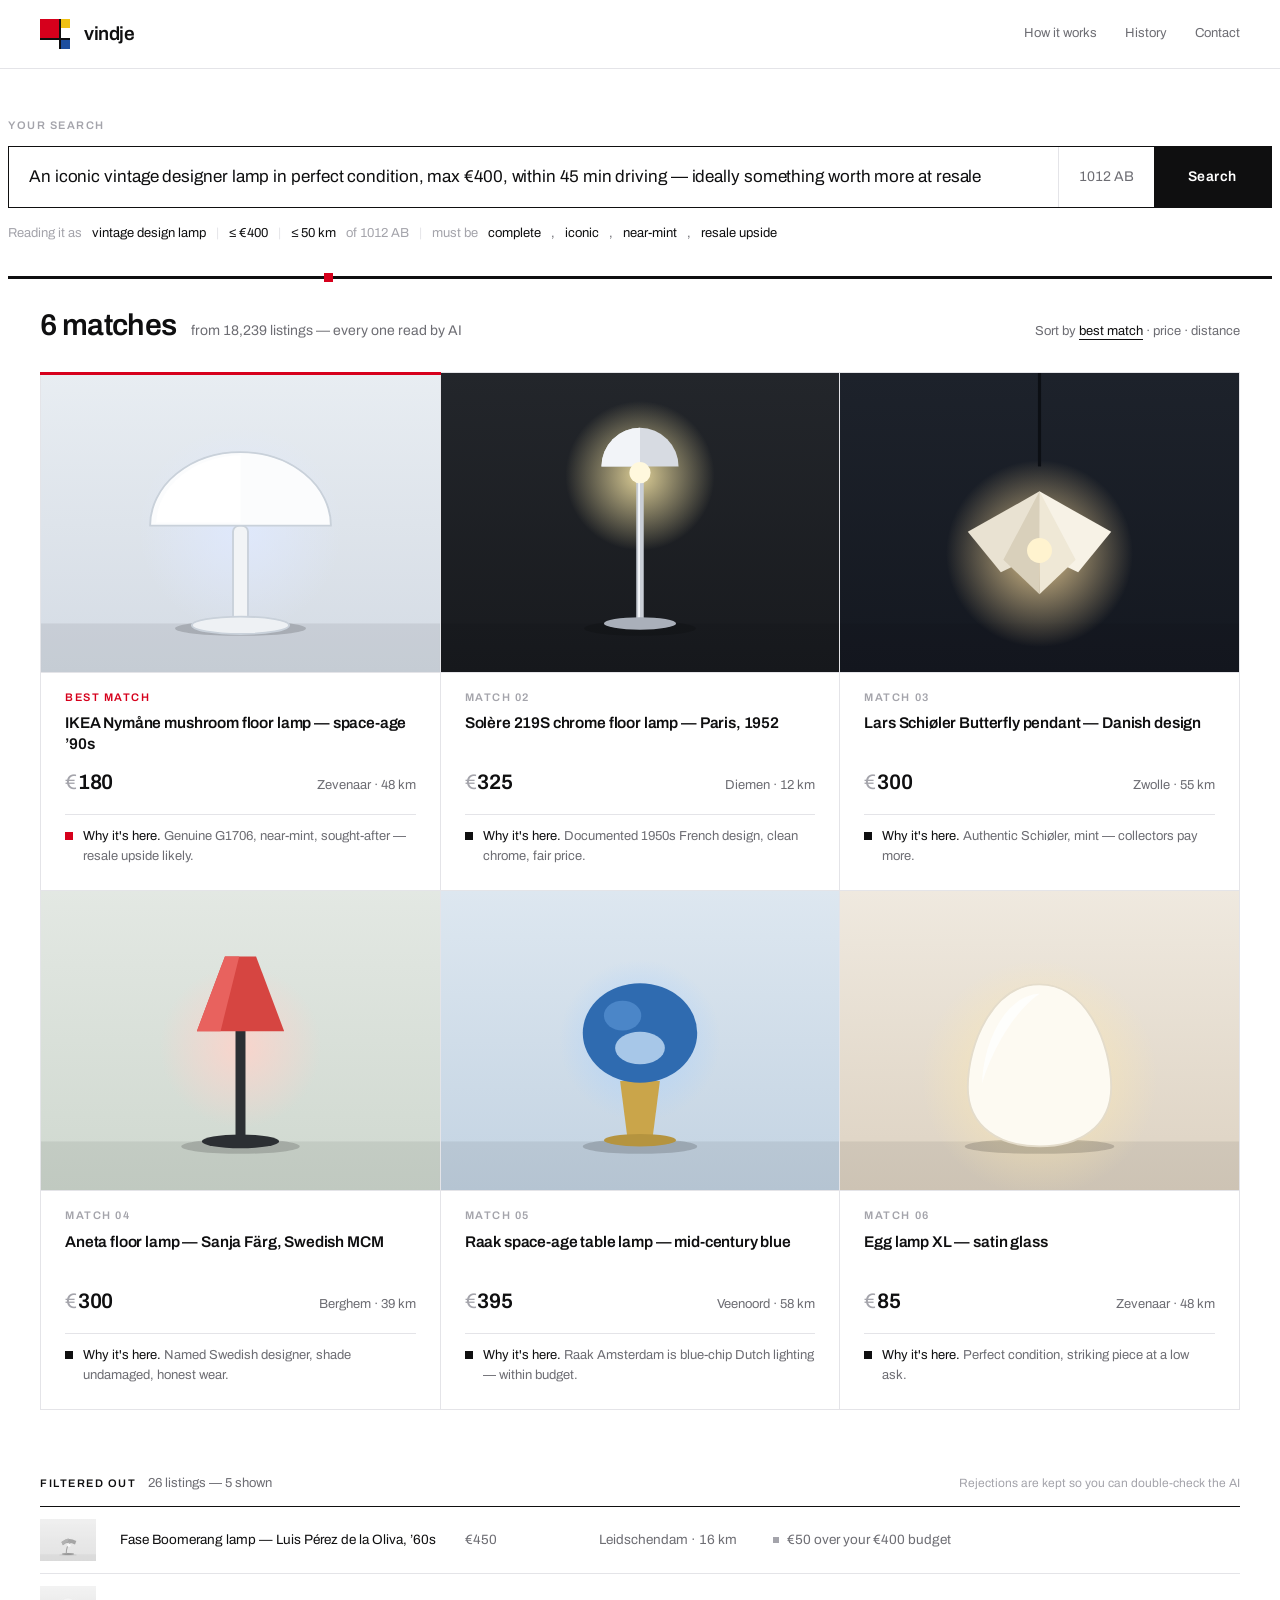
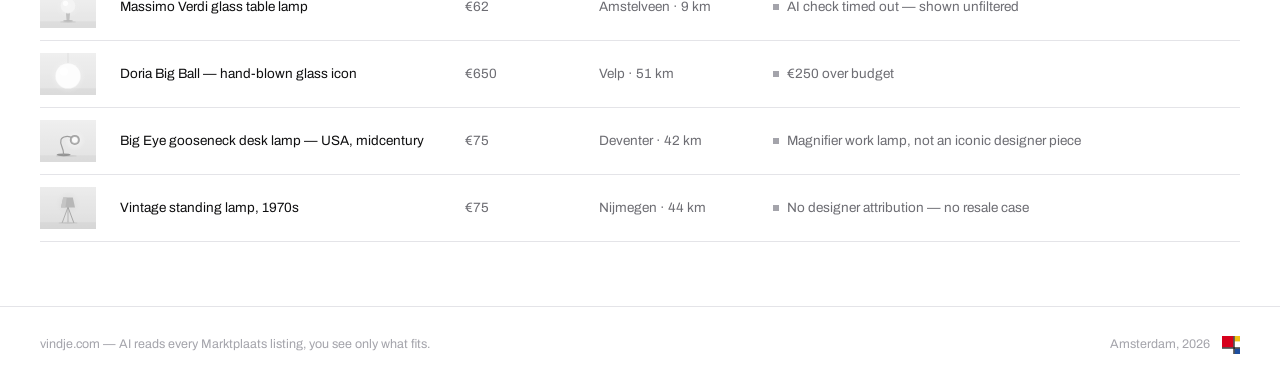
<file: design-variations/10-de-stijl-studio.html>
<!doctype html>
<html lang="en">
<head>
<meta charset="utf-8">
<meta name="viewport" content="width=device-width, initial-scale=1">
<title>vindje — De Stijl Studio</title>
<link href="assets/fonts/01-de-stijl.css" rel="stylesheet">
<style>
  :root {
    --ink: #0f0f10; --grey: #6d6d73; --faint: #a4a4ab;
    --hair: #e4e4e8; --panel: #f7f7f8;
    --red: #d6001c; --blue: #1d4e9e; --yellow: #f0c114;
    --s1: 4px; --s2: 8px; --s3: 12px; --s4: 16px; --s5: 24px; --s6: 32px; --s7: 48px; --s8: 64px;
  }
  * { box-sizing: border-box; margin: 0; }
  html { -webkit-font-smoothing: antialiased; }
  body { background: #fff; color: var(--ink); font-family: 'Archivo', 'Helvetica Neue', Arial, sans-serif;
         font-size: 15px; line-height: 1.5; }
  a { color: inherit; text-decoration: none; }
  .num { font-variant-numeric: tabular-nums; }
  .label { font-size: 11px; font-weight: 600; letter-spacing: .14em; text-transform: uppercase; }
  .wrap { max-width: 1264px; margin: 0 auto; padding: 0 32px; }

  /* ---- header ---- */
  .top { border-bottom: 1px solid var(--hair); }
  .top-in { display: flex; align-items: center; gap: 14px; height: 68px; }
  .mark { flex: none; }
  .wordmark { font-size: 19px; font-weight: 600; letter-spacing: -.02em; }
  .nav { margin-left: auto; display: flex; gap: 28px; font-size: 13px; color: var(--grey); }
  .nav a:hover { color: var(--ink); }

  /* ---- search band ---- */
  .search { padding: var(--s7) 0 var(--s6); }
  .search .label { color: var(--faint); margin-bottom: var(--s3); }
  .bar { display: flex; align-items: stretch; border: 1px solid var(--ink); }
  .bar:focus-within { box-shadow: 0 0 0 1px var(--ink); }
  .q { flex: 1; padding: 18px 20px; font-size: 17px; line-height: 1.45; letter-spacing: -.005em; }
  .pc { display: flex; align-items: center; padding: 0 20px; border-left: 1px solid var(--hair);
        color: var(--grey); font-size: 14px; }
  .go { display: flex; align-items: center; padding: 0 34px; background: var(--ink); color: #fff;
        font-size: 14px; font-weight: 600; letter-spacing: .04em; cursor: pointer; }
  .go:hover { background: #2a2a2e; }
  .spec { display: flex; align-items: baseline; gap: 10px; flex-wrap: wrap;
          margin-top: var(--s4); color: var(--grey); font-size: 13px; }
  .spec .k { color: var(--faint); }
  .spec .sep { color: var(--hair); }
  .spec b { color: var(--ink); font-weight: 500; }

  /* ---- section rule with the one Mondrian gesture ---- */
  .rulewrap { position: relative; height: 3px; background: var(--ink); }
  .rulewrap i { position: absolute; top: -3px; left: 25%; width: 9px; height: 9px; background: var(--red); }

  /* ---- results head ---- */
  .rhead { display: flex; align-items: baseline; padding: var(--s5) 0 var(--s5); }
  .rhead h1 { font-size: 30px; font-weight: 600; letter-spacing: -.02em; }
  .rhead .sub { margin-left: 14px; color: var(--grey); font-size: 14px; }
  .rhead .sort { margin-left: auto; font-size: 13px; color: var(--grey); }
  .rhead .sort b { color: var(--ink); font-weight: 500; border-bottom: 1px solid var(--ink); padding-bottom: 1px; }

  /* ---- match grid ---- */
  .grid { display: grid; grid-template-columns: repeat(3, 1fr); gap: 1px; background: var(--hair);
          border: 1px solid var(--hair); }
  .card { background: #fff; padding: 0 0 var(--s5); display: flex; flex-direction: column; position: relative; }
  .card .ph { background: var(--panel); border-bottom: 1px solid var(--hair); }
  .card .ph img { width: 100%; aspect-ratio: 4/3; object-fit: cover; display: block; }
  .card .body { padding: var(--s4) var(--s5) 0; display: flex; flex-direction: column; flex: 1; }
  .rank { display: flex; align-items: center; gap: 8px; margin-bottom: var(--s2); }
  .rank .label { color: var(--faint); }
  .card.first .rank .label { color: var(--red); }
  .card.first::before { content: ''; position: absolute; top: -1px; left: -1px; right: -1px;
                        height: 3px; background: var(--red); }
  .card h3 { font-size: 15.5px; font-weight: 600; letter-spacing: -.01em; line-height: 1.35;
             min-height: calc(2 * 1.35em); }
  .priceline { display: flex; align-items: baseline; justify-content: space-between;
               margin: var(--s3) 0 0; }
  .price { font-size: 21px; font-weight: 600; letter-spacing: -.01em; }
  .price .cur { color: var(--faint); font-weight: 500; margin-right: 1px; }
  .geo { color: var(--grey); font-size: 13px; }
  .why { margin-top: var(--s4); padding-top: var(--s3); border-top: 1px solid var(--hair);
         display: flex; gap: 10px; font-size: 13px; line-height: 1.5; color: var(--grey); }
  .why i { flex: none; width: 8px; height: 8px; margin-top: 5px; background: var(--ink); }
  .card.first .why i { background: var(--red); }
  .why b { color: var(--ink); font-weight: 500; }
  .card:hover { outline: 1px solid var(--ink); outline-offset: -1px; z-index: 1; }

  /* ---- rejected ---- */
  .rej { margin-top: var(--s8); }
  .rej .rhrow { display: flex; align-items: baseline; gap: 12px; padding-bottom: var(--s3);
                border-bottom: 1px solid var(--ink); }
  .rej .rhrow .label { color: var(--ink); }
  .rej .rhrow .count { color: var(--grey); font-size: 13px; }
  .rej .rhrow .hint { margin-left: auto; color: var(--faint); font-size: 12px; }
  .rrow { display: grid; grid-template-columns: 56px minmax(240px, 1.1fr) 110px 150px 1.6fr;
          gap: var(--s5); align-items: center; padding: var(--s3) 0;
          border-bottom: 1px solid var(--hair); color: var(--grey); font-size: 13.5px; }
  .rrow img { width: 56px; height: 42px; object-fit: cover; filter: grayscale(1);
              opacity: .55; background: var(--panel); }
  .rrow .t { color: var(--ink); font-weight: 500; }
  .rrow .why-r { display: flex; gap: 8px; align-items: baseline; }
  .rrow .why-r::before { content: ''; flex: none; width: 6px; height: 6px; background: var(--faint);
                         transform: translateY(-1px); }

  /* ---- footer ---- */
  footer { margin-top: var(--s8); border-top: 1px solid var(--hair); }
  .foot-in { display: flex; align-items: center; height: 76px; color: var(--faint); font-size: 12.5px; }
  .foot-in .right { margin-left: auto; display: flex; align-items: center; gap: 12px; }

  @media (prefers-reduced-motion: reduce) { * { transition: none !important; } }
  :focus-visible { outline: 2px solid var(--blue); outline-offset: 2px; }
</style>
</head>
<body>

<header class="top">
  <div class="wrap top-in">
    <svg class="mark" width="30" height="30" viewBox="0 0 30 30" aria-hidden="true">
      <rect width="30" height="30" fill="#fff"/>
      <rect x="0" y="0" width="19" height="19" fill="var(--red)"/>
      <rect x="21" y="0" width="9" height="9" fill="var(--yellow)"/>
      <rect x="21" y="21" width="9" height="9" fill="var(--blue)"/>
      <rect x="19" y="0" width="2" height="30" fill="var(--ink)"/>
      <rect x="19" y="19" width="11" height="2" fill="var(--ink)"/>
      <rect x="0" y="19" width="19" height="2" fill="var(--ink)"/>
    </svg>
    <span class="wordmark">vindje</span>
    <nav class="nav"><a href="#">How it works</a><a href="#">History</a><a href="#">Contact</a></nav>
  </div>
</header>

<section class="search wrap">
  <div class="label">Your search</div>
  <div class="bar">
    <div class="q" id="wish"></div>
    <div class="pc num">1012 AB</div>
    <div class="go">Search</div>
  </div>
  <div class="spec num" id="spec"></div>
</section>

<div class="rulewrap wrap" style="padding:0"><i></i></div>

<main class="wrap">
  <div class="rhead">
    <h1>6 matches</h1>
    <span class="sub num">from 18,239 listings — every one read by AI</span>
    <span class="sort">Sort by <b>best match</b> · price · distance</span>
  </div>
  <div class="grid" id="grid"></div>

  <section class="rej">
    <div class="rhrow">
      <span class="label">Filtered out</span>
      <span class="count num">26 listings — 5 shown</span>
      <span class="hint">Rejections are kept so you can double-check the AI</span>
    </div>
    <div id="rejrows"></div>
  </section>
</main>

<footer>
  <div class="wrap foot-in">
    <span>vindje.com — AI reads every Marktplaats listing, you see only what fits.</span>
    <span class="right"><span>Amsterdam, 2026</span>
      <svg width="18" height="18" viewBox="0 0 30 30" aria-hidden="true">
        <rect width="30" height="30" fill="#fff"/>
        <rect x="0" y="0" width="19" height="19" fill="var(--red)"/>
        <rect x="21" y="0" width="9" height="9" fill="var(--yellow)"/>
        <rect x="21" y="21" width="9" height="9" fill="var(--blue)"/>
        <rect x="19" y="0" width="2" height="30" fill="var(--ink)"/>
        <rect x="19" y="19" width="11" height="2" fill="var(--ink)"/>
        <rect x="0" y="19" width="19" height="2" fill="var(--ink)"/>
      </svg>
    </span>
  </div>
</footer>

<script src="assets/data.js"></script>
<script>
const D = window.VINDJE, esc = s => s.replace(/[&<>]/g, c => ({'&':'&amp;','<':'&lt;','>':'&gt;'}[c]));
const clean = p => p;
document.getElementById('wish').textContent = D.wish;
document.getElementById('spec').innerHTML = [
  `<span class="k">Reading it as</span> <b>${esc(D.interpreted.terms)}</b>`,
  `<b>≤ €400</b>`, `<b>≤ 50 km</b> <span class="k">of 1012 AB</span>`,
  `<span class="k">must be</span> <b>complete</b>, <b>iconic</b>, <b>near-mint</b>, <b>resale upside</b>`
].join('<span class="sep">|</span>');

const M = D.listings.filter(l => l.status === 'match');
document.getElementById('grid').innerHTML = M.map((l, i) => `
  <a class="card ${i === 0 ? 'first' : ''}" href="#">
    <div class="ph"><img src="${clean(l.photo)}" alt=""></div>
    <div class="body">
      <div class="rank"><span class="label">${i === 0 ? 'Best match' : 'Match ' + String(i + 1).padStart(2, '0')}</span></div>
      <h3>${esc(l.title)}</h3>
      <div class="priceline">
        <span class="price num"><span class="cur">€</span>${l.priceN}</span>
        <span class="geo num">${esc(l.city)} · ${l.km} km</span>
      </div>
      <div class="why"><i></i><span><b>Why it's here.</b> ${esc(l.why)}.</span></div>
    </div>
  </a>`).join('');

document.getElementById('rejrows').innerHTML =
  D.listings.filter(l => l.status !== 'match').slice(0, 5).map(l => `
  <div class="rrow">
    <img src="${clean(l.photo)}" alt="">
    <span class="t">${esc(l.title)}</span>
    <span class="num">${esc(l.price.replace(' (bid from)', ''))}</span>
    <span class="num">${esc(l.city)} · ${l.km} km</span>
    <span class="why-r">${esc(l.whyNot)}</span>
  </div>`).join('');
</script>
</body>
</html>
</file>
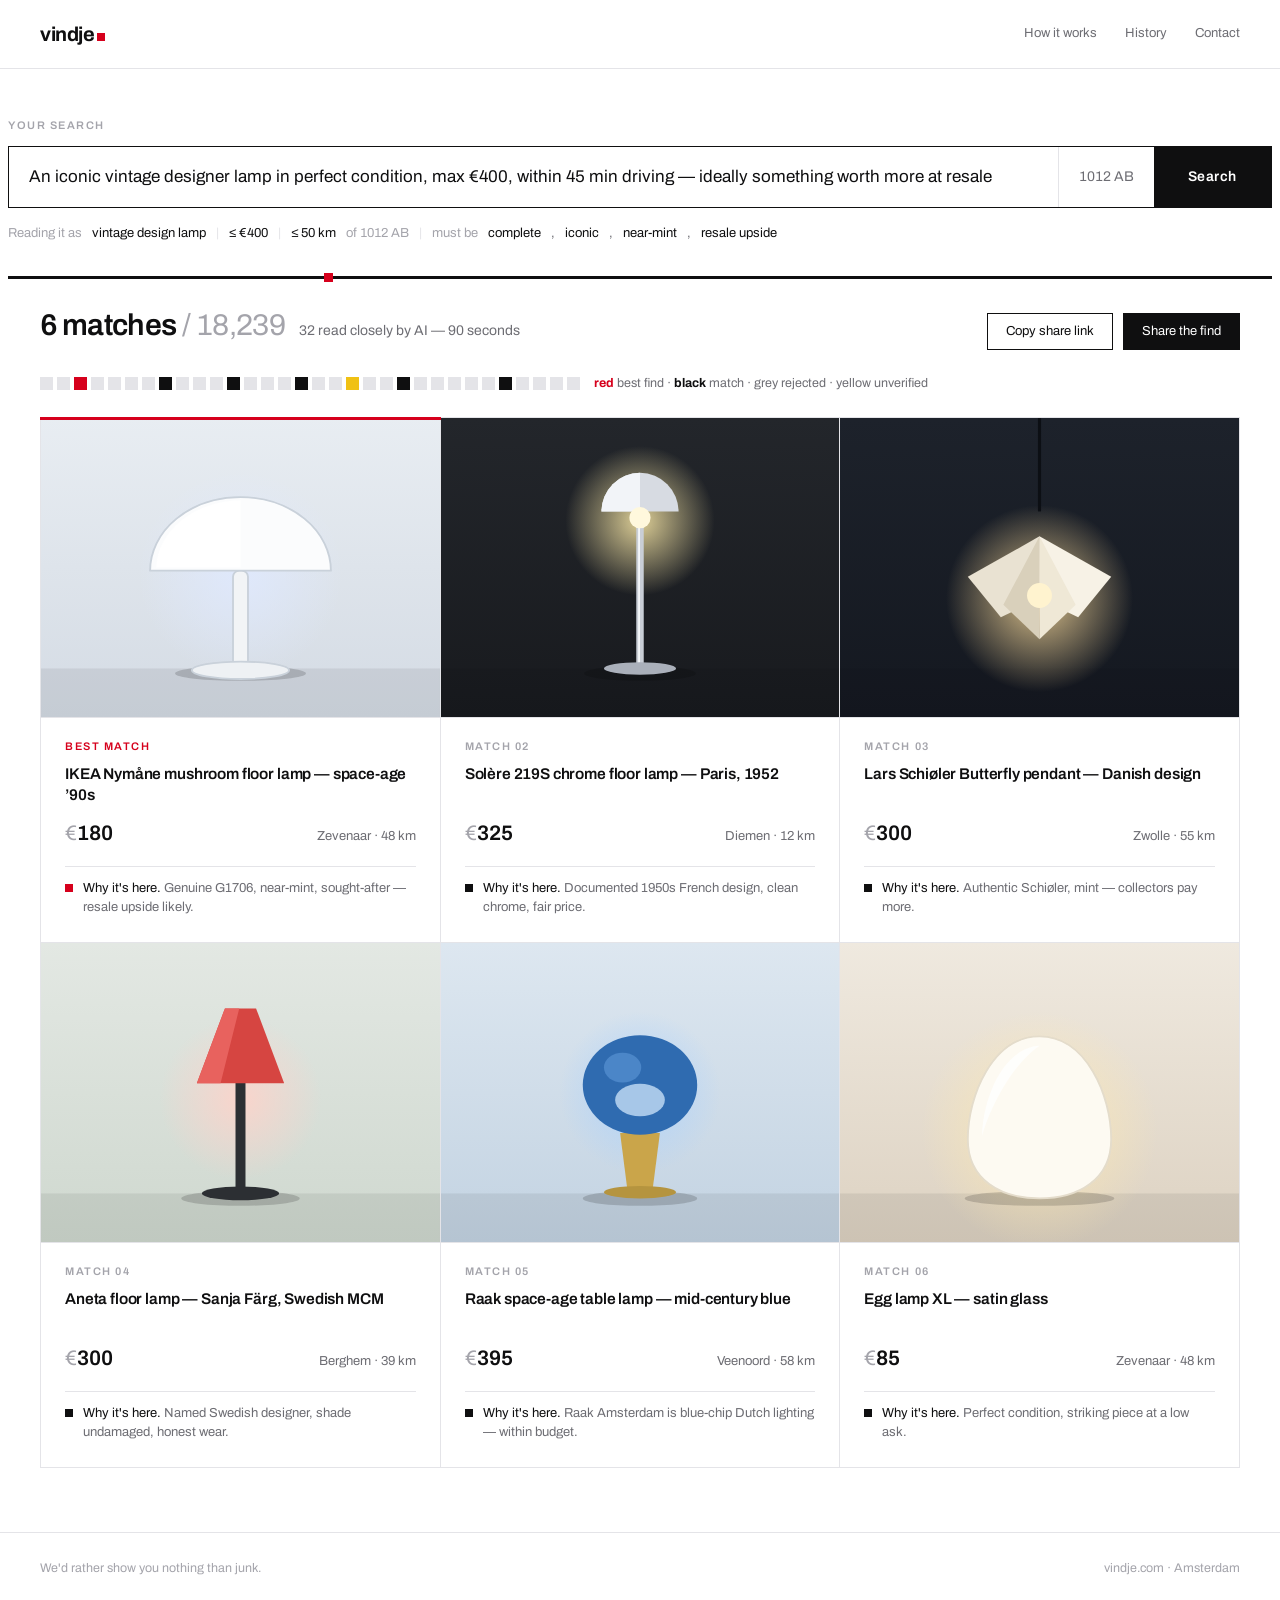
<file: design-variations/11-studio-flow.html>
<!doctype html>
<html lang="en">
<head>
<meta charset="utf-8">
<meta name="viewport" content="width=device-width, initial-scale=1">
<title>vindje — Studio flow</title>
<link href="assets/fonts/01-de-stijl.css" rel="stylesheet">
<style>
  :root {
    --ink: #0f0f10; --grey: #6d6d73; --faint: #a4a4ab;
    --hair: #e4e4e8; --panel: #f7f7f8;
    --red: #d6001c; --blue: #1d4e9e; --yellow: #f0c114;
    --s2: 8px; --s3: 12px; --s4: 16px; --s5: 24px; --s6: 32px; --s7: 48px; --s8: 64px;
  }
  * { box-sizing: border-box; margin: 0; }
  html { -webkit-font-smoothing: antialiased; }
  body { background: #fff; color: var(--ink); font-family: 'Archivo', 'Helvetica Neue', Arial, sans-serif;
         font-size: 15px; line-height: 1.5; }
  a { color: inherit; text-decoration: none; }
  .num { font-variant-numeric: tabular-nums; }
  .label { font-size: 11px; font-weight: 600; letter-spacing: .14em; text-transform: uppercase; }
  .wrap { max-width: 1264px; margin: 0 auto; padding: 0 32px; }
  .sq { display: inline-block; width: .55em; height: .55em; background: var(--red); }

  /* header */
  .top { border-bottom: 1px solid var(--hair); }
  .top-in { display: flex; align-items: baseline; gap: 6px; height: 68px; align-items: center; }
  .wordmark { font-size: 20px; font-weight: 700; letter-spacing: -.02em; }
  .wordmark .sq { width: 8px; height: 8px; margin-left: 2px; }
  .nav { margin-left: auto; display: flex; gap: 28px; font-size: 13px; color: var(--grey); }

  /* search bar (shared) */
  .bar { display: flex; align-items: stretch; border: 1px solid var(--ink); background: #fff; }
  .q { flex: 1; padding: 18px 20px; font-size: 17px; line-height: 1.45; color: var(--ink); }
  .q .ph-txt { color: var(--faint); }
  .pc { display: flex; align-items: center; padding: 0 20px; border-left: 1px solid var(--hair);
        color: var(--grey); font-size: 14px; }
  .go { display: flex; align-items: center; padding: 0 34px; background: var(--ink); color: #fff;
        font-size: 14px; font-weight: 600; letter-spacing: .04em; }

  /* progress rule: the red square travels the black rule */
  .rulewrap { position: relative; height: 3px; background: var(--ink); }
  .rulewrap.track { background: var(--hair); }
  .rulewrap .fill { position: absolute; left: 0; top: 0; height: 3px; background: var(--ink); }
  .rulewrap i { position: absolute; top: -3px; width: 9px; height: 9px; background: var(--red); }

  /* tally strip */
  .tally { display: flex; gap: 4px; flex-wrap: wrap; }
  .tally i { width: 13px; height: 13px; background: var(--hair); }
  .tally i.m { background: var(--ink); }
  .tally i.best { background: var(--red); }
  .tally i.un { background: var(--yellow); }
  .tally i.pend { background: #fff; box-shadow: inset 0 0 0 1px var(--hair); }
  .tallyrow { display: flex; align-items: center; gap: 14px; }
  .tallycap { font-size: 12.5px; color: var(--grey); }

  /* ============ HOME ============ */
  .hero { padding: 110px 0 90px; }
  .hero h1 { font-size: 64px; font-weight: 700; letter-spacing: -.035em; line-height: 1.02;
             max-width: 900px; }
  .hero h1 .sq { width: 12px; height: 12px; }
  .hero .sub { margin: 22px 0 40px; font-size: 18px; color: var(--grey); max-width: 560px; line-height: 1.55; }
  .examples { display: flex; gap: 10px; margin-top: 18px; flex-wrap: wrap; }
  .ex { border: 1px solid var(--hair); padding: 9px 16px; font-size: 13px; color: var(--grey); }
  .ex:hover { border-color: var(--ink); color: var(--ink); }
  .homefacts { border-top: 1px solid var(--hair); }
  .homefacts .wrap { display: grid; grid-template-columns: 1fr 1fr 1fr; }
  .fact { padding: 26px 0; }
  .fact + .fact { padding-left: 32px; border-left: 1px solid var(--hair); }
  .fact b { display: block; font-size: 22px; font-weight: 600; letter-spacing: -.01em; }
  .fact span { font-size: 13px; color: var(--grey); }

  /* ============ status / checking ============ */
  .statusline { display: flex; align-items: baseline; gap: 12px; margin-top: var(--s4);
                font-size: 13.5px; color: var(--grey); }
  .statusline b { color: var(--ink); font-weight: 600; }
  .search { padding: var(--s7) 0 var(--s6); }
  .search .label { color: var(--faint); margin-bottom: var(--s3); }
  .spec { display: flex; align-items: baseline; gap: 10px; flex-wrap: wrap;
          margin-top: var(--s4); color: var(--grey); font-size: 13px; }
  .spec .k { color: var(--faint); } .spec .sep { color: var(--hair); } .spec b { color: var(--ink); font-weight: 500; }

  .rhead { display: flex; align-items: baseline; padding: var(--s5) 0; }
  .rhead h1 { font-size: 30px; font-weight: 600; letter-spacing: -.02em; }
  .rhead h1 .of { color: var(--faint); font-weight: 500; }
  .rhead .sub { margin-left: 14px; color: var(--grey); font-size: 14px; }
  .rhead .actions { margin-left: auto; display: flex; gap: 10px; }
  .btn { border: 1px solid var(--ink); padding: 8px 18px; font-size: 13px; font-weight: 500; }
  .btn.solid { background: var(--ink); color: #fff; }
  .tallyblock { padding: 0 0 var(--s5); }

  /* grid + cards */
  .grid { display: grid; grid-template-columns: repeat(3, 1fr); gap: 1px; background: var(--hair);
          border: 1px solid var(--hair); }
  .card { background: #fff; padding: 0 0 var(--s5); display: flex; flex-direction: column; position: relative; }
  .card .ph { background: var(--panel); border-bottom: 1px solid var(--hair); }
  .card .ph img { width: 100%; aspect-ratio: 4/3; object-fit: cover; display: block; }
  .card .body { padding: var(--s4) var(--s5) 0; display: flex; flex-direction: column; flex: 1; }
  .rank { margin-bottom: var(--s2); } .rank .label { color: var(--faint); }
  .card.first .rank .label { color: var(--red); }
  .card.first::before { content: ''; position: absolute; top: -1px; left: -1px; right: -1px;
                        height: 3px; background: var(--red); z-index: 1; }
  .card h3 { font-size: 15.5px; font-weight: 600; letter-spacing: -.01em; line-height: 1.35;
             min-height: calc(2 * 1.35em); }
  .priceline { display: flex; align-items: baseline; justify-content: space-between; margin-top: var(--s3); }
  .price { font-size: 21px; font-weight: 600; } .price .cur { color: var(--faint); font-weight: 500; }
  .geo { color: var(--grey); font-size: 13px; }
  .why { margin-top: var(--s4); padding-top: var(--s3); border-top: 1px solid var(--hair);
         display: flex; gap: 10px; font-size: 13px; line-height: 1.5; color: var(--grey); }
  .why i { flex: none; width: 8px; height: 8px; margin-top: 5px; background: var(--ink); }
  .card.first .why i { background: var(--red); }
  .why b { color: var(--ink); font-weight: 500; }
  /* pending + rejected card states */
  .card.pending .why i { background: #fff; box-shadow: inset 0 0 0 1px var(--faint); }
  .card.pending .why span { color: var(--faint); }
  .card.pending .ph img { opacity: .8; }
  .card.rejected .ph img, .card.rejected h3, .card.rejected .priceline { opacity: .32; }
  .card.rejected .ph img { filter: grayscale(1); }
  .card.rejected .why i { background: var(--faint); }
  .card.rejected .why span { color: var(--faint); }

  /* ============ modal ============ */
  .dim { position: fixed; inset: 0; background: rgba(15,15,16,.42); display: flex;
         align-items: center; justify-content: center; z-index: 10; }
  .modal { width: 520px; background: #fff; border: 1px solid var(--ink); position: relative; padding: 40px 40px 36px; }
  .modal::before { content: ''; position: absolute; top: -1px; left: -1px; right: -1px; height: 3px; background: var(--red); }
  .modal h2 { font-size: 30px; font-weight: 700; letter-spacing: -.025em; line-height: 1.1; }
  .modal h2 .sq { width: 9px; height: 9px; }
  .modal p { margin: 16px 0 8px; color: var(--grey); line-height: 1.6; font-size: 14.5px; }
  .modal .suggest { margin: 14px 0 26px; }
  .modal .suggest div { display: flex; gap: 10px; align-items: baseline; padding: 7px 0;
                        border-bottom: 1px solid var(--hair); font-size: 14px; }
  .modal .suggest div::before { content: ''; width: 6px; height: 6px; background: var(--ink); flex: none;
                                transform: translateY(-1px); }
  .modal .btns { display: flex; gap: 10px; }
  .modal .tag { margin-top: 26px; padding-top: 16px; border-top: 1px solid var(--hair);
                font-size: 12.5px; color: var(--faint); }

  /* ============ share card 1200x630 ============ */
  .sharecard { width: 1200px; height: 630px; background: #fff; position: relative;
               display: flex; flex-direction: column; overflow: hidden; }
  .sharecard .rule { position: relative; height: 6px; background: var(--ink); }
  .sharecard .rule i { position: absolute; top: -6px; left: 25%; width: 18px; height: 18px; background: var(--red); }
  .sc-body { flex: 1; display: grid; grid-template-columns: 1.25fr 1fr; }
  .sc-left { padding: 56px 64px 48px; display: flex; flex-direction: column; }
  .sc-left .label { color: var(--faint); }
  .sc-wish { margin-top: 18px; font-size: 34px; font-weight: 600; letter-spacing: -.02em; line-height: 1.22; }
  .sc-tally { margin-top: auto; }
  .sc-tally .tally { max-width: 332px; }
  .sc-tally .tally i { width: 17px; height: 17px; }
  .sc-tally .cap { margin-top: 14px; font-size: 16px; color: var(--grey); }
  .sc-tally .cap b { color: var(--ink); }
  .sc-brand { margin-top: 30px; padding-top: 22px; border-top: 1px solid var(--hair);
              display: flex; align-items: center; justify-content: space-between; }
  .sc-brand .wordmark { font-size: 24px; }
  .sc-brand .cap2 { color: var(--faint); font-size: 14px; }
  .sc-right { border-left: 1px solid var(--hair); display: flex; flex-direction: column; }
  .sc-right .ph { flex: 1; background: var(--panel); border-bottom: 1px solid var(--hair); position: relative; }
  .sc-right .ph img { width: 100%; height: 100%; object-fit: cover; display: block; }
  .sc-right .find { padding: 22px 32px 26px; }
  .sc-right .find .label { color: var(--red); }
  .sc-right .find h3 { font-size: 19px; font-weight: 600; margin-top: 6px; line-height: 1.3; }
  .sc-right .find .pl { display: flex; justify-content: space-between; align-items: baseline; margin-top: 8px; }
  .sc-right .find .price { font-size: 26px; }

  footer { margin-top: var(--s8); border-top: 1px solid var(--hair); }
  .foot-in { display: flex; align-items: center; height: 72px; color: var(--faint); font-size: 12.5px; }
  .foot-in .right { margin-left: auto; }
  @media (prefers-reduced-motion: reduce) { * { animation: none !important; transition: none !important; } }
</style>
</head>
<body>
<div id="app"></div>
<script src="assets/data.js"></script>
<script>
const D = window.VINDJE, esc = s => s.replace(/[&<>]/g, c => ({'&':'&amp;','<':'&lt;','>':'&gt;'}[c]));
const state = new URLSearchParams(location.search).get('s') || 'results';
const M = D.listings.filter(l => l.status === 'match');

const header = `
<header class="top"><div class="wrap top-in">
  <span class="wordmark">vindje<span class="sq"></span></span>
  <nav class="nav"><a href="#">How it works</a><a href="#">History</a><a href="#">Contact</a></nav>
</div></header>`;

const bar = (text, ghost) => `
<div class="bar">
  <div class="q">${ghost ? `<span class="ph-txt">${esc(text)}</span>` : esc(text)}</div>
  <div class="pc num">1012 AB</div><div class="go">Search</div>
</div>`;

const spec = `
<div class="spec num">
  <span class="k">Reading it as</span> <b>vintage design lamp</b><span class="sep">|</span>
  <b>≤ €400</b><span class="sep">|</span><b>≤ 50 km</b> <span class="k">of 1012 AB</span><span class="sep">|</span>
  <span class="k">must be</span> <b>complete</b>, <b>iconic</b>, <b>near-mint</b>, <b>resale upside</b>
</div>`;

// tally: 32 squares. done = how many resolved; full = final state
function tally(done) {
  const seq = [];
  // fixed, honest sequence: matches at the positions the real scan found them
  const matchAt = { 2: 'best', 7: 'm', 11: 'm', 15: 'm', 21: 'm', 27: 'm' };
  const unAt = { 18: 'un' };
  for (let i = 0; i < 32; i++) {
    if (i >= done) { seq.push('pend'); continue; }
    seq.push(matchAt[i] || unAt[i] || '');
  }
  return `<div class="tally">${seq.map(c => `<i class="${c}"></i>`).join('')}</div>`;
}

const cardHTML = (l, i, mode, rank) => `
  <a class="card ${mode === 'plain' ? '' : mode || (i === 0 ? 'first' : '')}" href="#">
    <div class="ph"><img src="${l.photo}" alt=""></div>
    <div class="body">
      <div class="rank"><span class="label">${rank ||
        (mode === 'pending' ? 'Reading…' : mode === 'rejected' ? 'Rejected' :
        i === 0 ? 'Best match' : 'Match ' + String(i + 1).padStart(2, '0'))}</span></div>
      <h3>${esc(l.title)}</h3>
      <div class="priceline"><span class="price num"><span class="cur">€</span>${l.priceN}</span>
        <span class="geo num">${esc(l.city)} · ${l.km} km</span></div>
      <div class="why"><i></i><span>${
        mode === 'pending' ? 'Reading title, photos and description against your four requirements…' :
        mode === 'rejected' ? esc(l.whyNot) + '.' :
        `<b>Why it's here.</b> ` + esc(l.why) + '.'}</span></div>
    </div>
  </a>`;

const SCREENS = {

home: () => header + `
<section class="hero wrap">
  <h1>Say what you're looking&nbsp;for<span class="sq"></span></h1>
  <p class="sub">vindje reads every Marktplaats listing — text and photos — and shows you only what actually fits. In plain language, any language.</p>
  ${bar('A wooden wardrobe with drawers, about 2 m tall, within 15 minutes cycling, under €150', true)}
  <div class="examples">
    <span class="ex">Vintage bike in perfect condition, 30 min drive</span>
    <span class="ex">Louis Poulsen lamp, 1950–2005</span>
    <span class="ex">Cheap art that could be worth 10× at resale</span>
  </div>
</section>
<div class="homefacts"><div class="wrap" style="display:grid;grid-template-columns:1fr 1fr 1fr">
  <div class="fact"><b>Every listing, read</b><span>The AI reads descriptions and looks at photos — not just keywords.</span></div>
  <div class="fact"><b>Junk never shows</b><span>Parts, accessories and look-alikes are rejected before you see them.</span></div>
  <div class="fact"><b>Every verdict shown</b><span>Rejections stay visible, with reasons — so you can double-check us.</span></div>
</div></div>
<footer style="margin-top:0;border-top:0"><div class="wrap foot-in"><span>We'd rather show you nothing than junk.</span><span class="right">vindje.com · Amsterdam</span></div></footer>`,

parse: () => header + `
<section class="search wrap">
  <div class="label">Your search</div>
  ${bar(D.wish)}
  <div class="statusline"><b>Reading your wish</b><span>— turning it into a Marktplaats search · 2 s</span></div>
</section>
<div class="rulewrap track wrap" style="padding:0"><span class="fill" style="width:14%"></span><i style="left:14%"></i></div>
<div class="wrap" style="padding-top:120px;padding-bottom:200px"></div>`,

checking: () => header + `
<section class="search wrap">
  <div class="label">Your search</div>
  ${bar(D.wish)}
  ${spec}
</section>
<div class="rulewrap track wrap" style="padding:0"><span class="fill" style="width:56%"></span><i style="left:56%"></i></div>
<main class="wrap">
  <div class="rhead">
    <h1 class="num">3 matches <span class="of">so far</span></h1>
    <span class="sub num">reading 32 of 18,239 listings — 18 done, 14 to go</span>
  </div>
  <div class="tallyblock tallyrow">${tally(18)}
    <span class="tallycap num">1 square = 1 listing read · <b style="color:var(--ink)">black</b> match · grey rejected</span></div>
  <div class="grid">
    ${cardHTML(M[1], 1, 'plain', 'Match 01')}${cardHTML(M[3], 3, 'plain', 'Match 02')}${cardHTML(D.listings[7], 0, 'pending')}
    ${cardHTML(D.listings[10], 0, 'rejected')}${cardHTML(M[5], 5, 'plain', 'Match 03')}${cardHTML(D.listings[11], 0, 'pending')}
  </div>
</main>`,

results: () => header + `
<section class="search wrap">
  <div class="label">Your search</div>
  ${bar(D.wish)}
  ${spec}
</section>
<div class="rulewrap wrap" style="padding:0"><i style="left:25%"></i></div>
<main class="wrap">
  <div class="rhead">
    <h1 class="num">6 matches <span class="of">/ 18,239</span></h1>
    <span class="sub num">32 read closely by AI — 90 seconds</span>
    <span class="actions"><span class="btn">Copy share link</span><span class="btn solid">Share the find</span></span>
  </div>
  <div class="tallyblock tallyrow">${tally(32)}
    <span class="tallycap num"><b style="color:var(--red)">red</b> best find · <b style="color:var(--ink)">black</b> match · grey rejected · yellow unverified</span></div>
  <div class="grid">${M.map((l, i) => cardHTML(l, i)).join('')}</div>
</main>
<footer><div class="wrap foot-in"><span>We'd rather show you nothing than junk.</span><span class="right">vindje.com · Amsterdam</span></div></footer>`,

nomatch: () => header + `
<section class="search wrap">
  <div class="label">Your search</div>
  ${bar('A mint Eames lounge chair with ottoman, original Herman Miller, under €900, within 10 km')}
  <div class="spec num">
    <span class="k">Reading it as</span> <b>eames lounge chair ottoman</b><span class="sep">|</span>
    <b>≤ €900</b><span class="sep">|</span><b>≤ 10 km</b> <span class="k">of 1012 AB</span><span class="sep">|</span>
    <span class="k">must be</span> <b>original Herman Miller</b>, <b>with ottoman</b>, <b>mint</b>
  </div>
</section>
<div class="rulewrap wrap" style="padding:0"><i style="left:25%"></i></div>
<main class="wrap"><div class="rhead"><h1 class="num">0 matches <span class="of">/ 2,318</span></h1>
  <span class="sub num">41 read closely by AI</span></div>
  <div class="tallyblock tallyrow"><div class="tally">${'<i></i>'.repeat(41)}</div></div>
</main>
<div class="dim"><div class="modal">
  <h2>Nothing fits — yet<span class="sq"></span></h2>
  <p>We read 41 listings closely. None met your bar, so we're showing you none of them. To widen the net:</p>
  <div class="suggest">
    <div>Raise the budget — the two real ones we saw asked €1,150+</div>
    <div>Widen the radius — a genuine set sits 34 km away</div>
    <div>Or drop "with ottoman" — chairs alone come up weekly</div>
  </div>
  <div class="btns"><span class="btn solid">Widen and re-run</span><span class="btn">Edit my wish</span></div>
  <div class="tag">We'd rather show you nothing than junk.</div>
</div></div>`,

share: () => `
<div class="sharecard">
  <div class="rule"><i></i></div>
  <div class="sc-body">
    <div class="sc-left">
      <div class="label">One wish, ${'18,239'} listings, 90 seconds</div>
      <div class="sc-wish num">“${esc(D.wish)}”</div>
      <div class="sc-tally">${tally(32)}
        <div class="cap num">AI read <b>32 listings</b> closely — rejected <b>26</b>, found <b>6</b> that truly fit.</div>
      </div>
      <div class="sc-brand">
        <span class="wordmark">vindje<span class="sq" style="width:9px;height:9px"></span></span>
        <span class="cap2">Only what fits. — vindje.com</span>
      </div>
    </div>
    <div class="sc-right">
      <div class="ph"><img src="${M[0].photo}" alt=""></div>
      <div class="find">
        <span class="label">Best find</span>
        <h3>${esc(M[0].title)}</h3>
        <div class="pl"><span class="price num"><span class="cur">€</span>${M[0].priceN}</span>
          <span class="geo num">${esc(M[0].city)} · ${M[0].km} km</span></div>
      </div>
    </div>
  </div>
</div>`,
};
document.getElementById('app').innerHTML = SCREENS[state]();
</script>
</body>
</html>
</file>
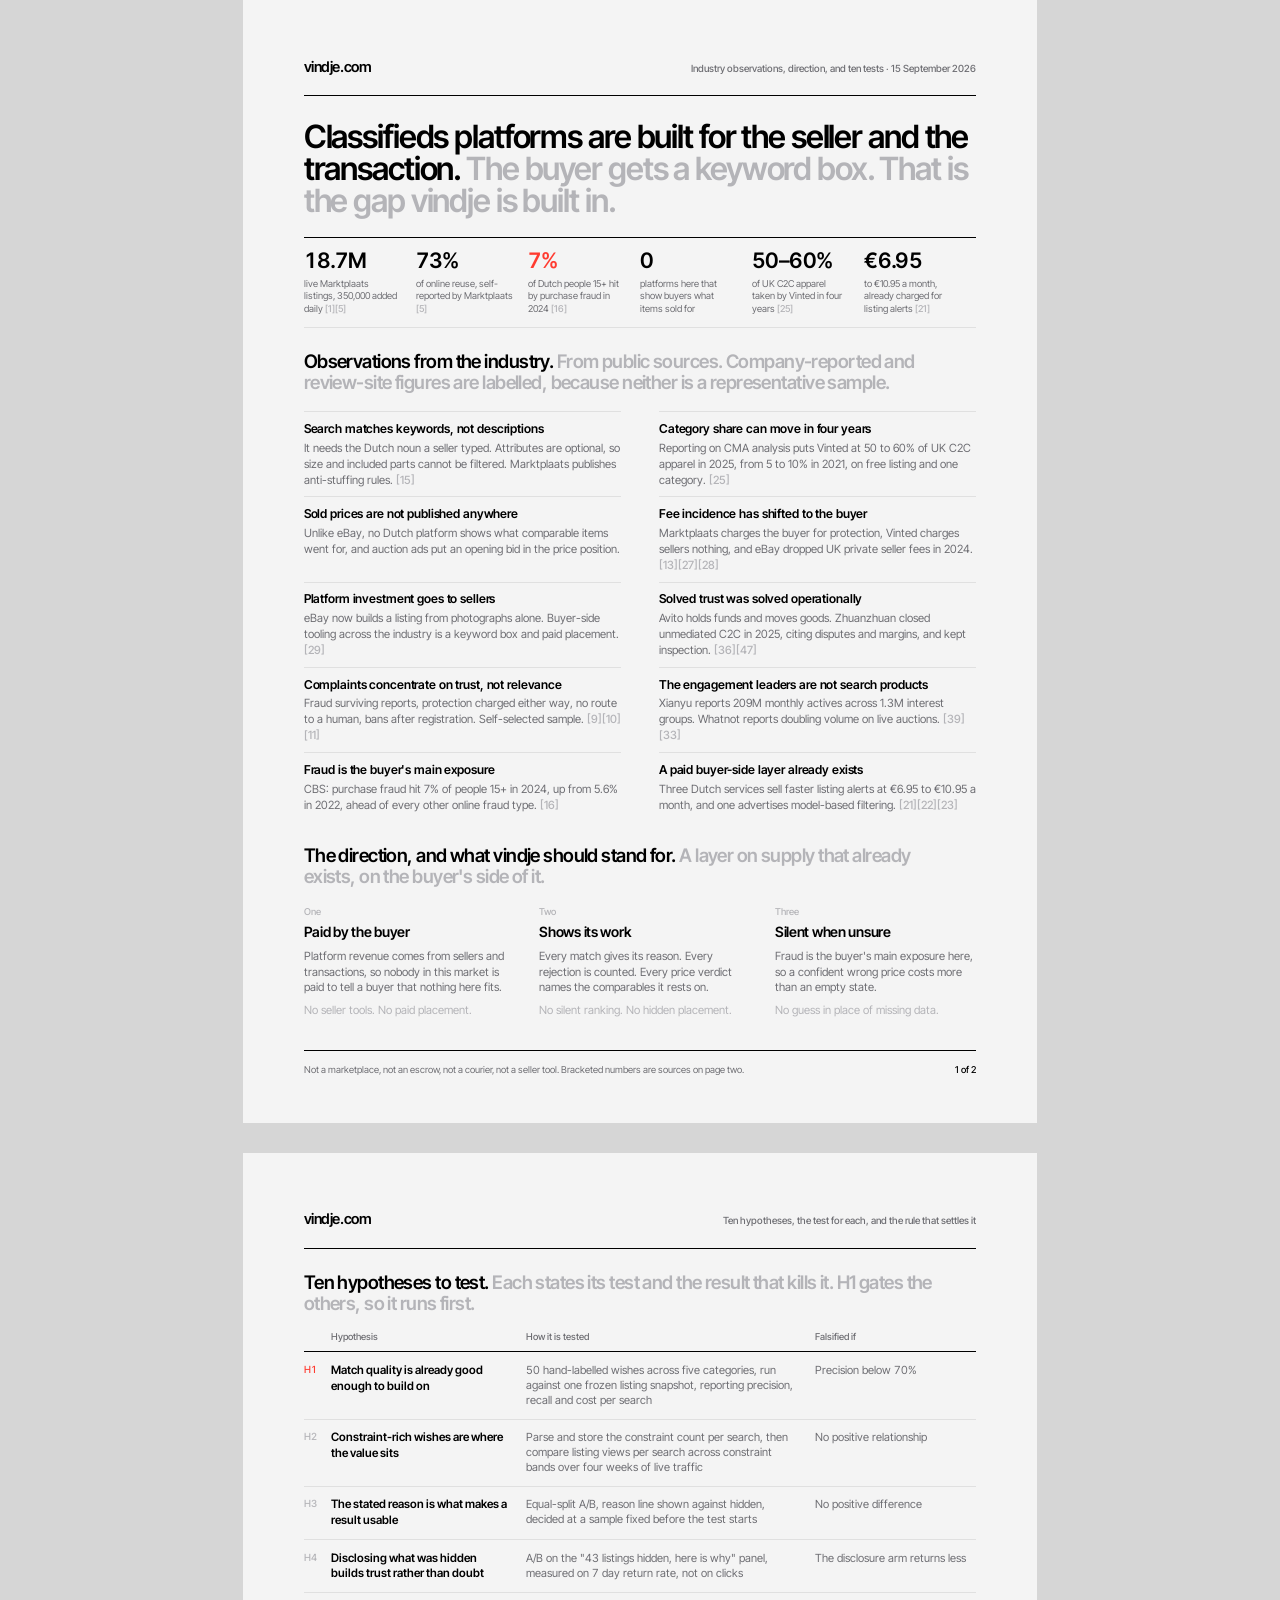
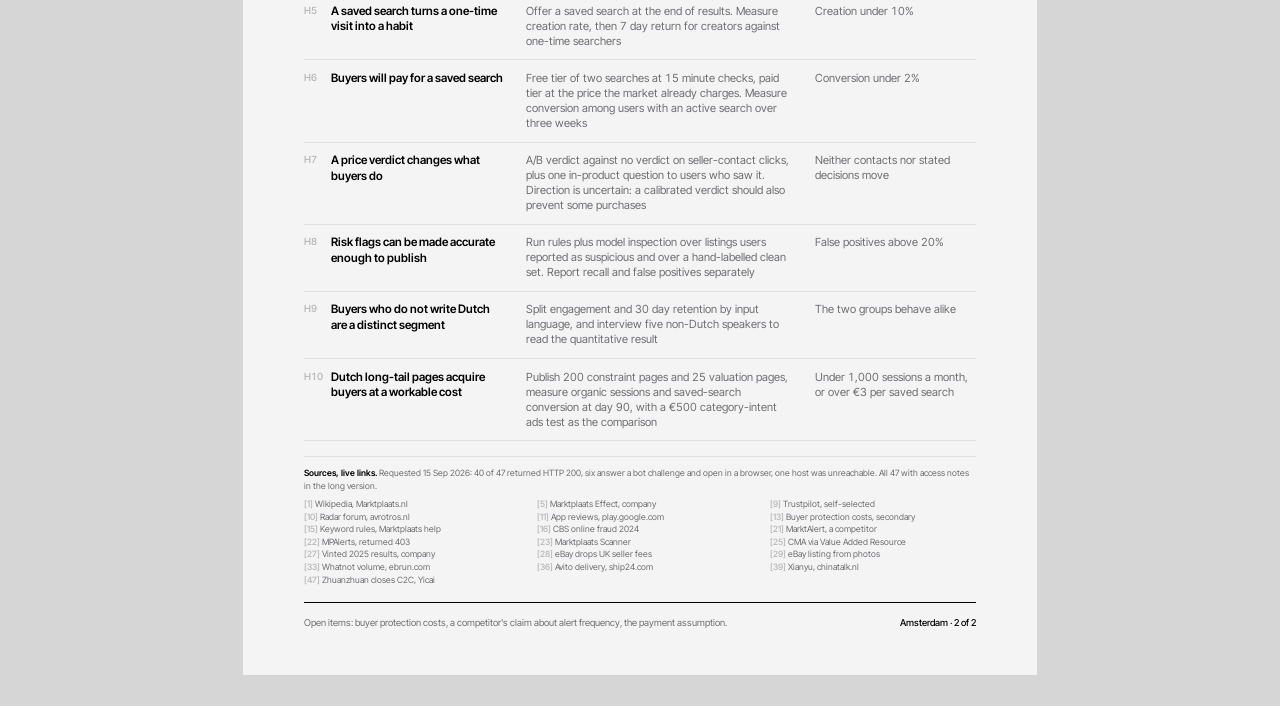
<file: docs/vindje-observations-and-tests.html>
<!doctype html>
<html lang="en">
<head>
<meta charset="utf-8">
<title>vindje. Industry observations, direction, and ten tests</title>
<style>
@font-face{font-family:"Inter Tight";font-style:normal;font-weight:100 900;font-display:block;src:url([data-uri]) format("woff2");}

:root{
  --paper:#F4F4F4;
  --ink:#000000;
  --ink-2:#6E6E73;
  --ink-3:#B4B4B8;
  --hairline:#E0E0E0;
  --accent:#FF3B30;
  --font-sans:"Inter Tight",-apple-system,BlinkMacSystemFont,sans-serif;
}

*{box-sizing:border-box;margin:0;padding:0;}
html{background:#D6D6D6;}
body{
  font-family:var(--font-sans);
  color:var(--ink);
  font-size:9.4pt;
  line-height:1.45;
  -webkit-font-smoothing:antialiased;
}
td,.fig-n{font-variant-numeric:tabular-nums;}
.r{color:var(--ink-3);font-weight:500;}

.page{
  width:210mm;
  height:297mm;
  background:var(--paper);
  padding:15mm 16mm 12mm;
  margin:0 auto 8mm;
  display:flex;
  flex-direction:column;
  overflow:hidden;
}

.masthead{
  display:flex;
  justify-content:space-between;
  align-items:baseline;
  padding-bottom:4.5mm;
  border-bottom:1px solid var(--ink);
}
.wordmark{font-size:11pt;font-weight:600;letter-spacing:-.03em;}
.masthead .meta{font-size:7.4pt;font-weight:500;color:var(--ink-2);}

h1{
  font-size:24pt;
  font-weight:600;
  letter-spacing:-.035em;
  line-height:1;
  margin:6.5mm 0 0;
  max-width:36ch;
}
h1 .cont{color:var(--ink-3);}

h2{
  font-size:14pt;
  font-weight:600;
  letter-spacing:-.03em;
  line-height:1.12;
  max-width:54ch;
}
h2 .cont{color:var(--ink-3);}
.sec{margin-top:6.5mm;}

.figs{
  display:grid;
  grid-template-columns:repeat(6,1fr);
  margin-top:5.5mm;
  border-top:1px solid var(--ink);
  border-bottom:1px solid var(--hairline);
}
.fig{padding:3.1mm 4mm 3.1mm 0;}
.fig-n{font-size:16pt;font-weight:600;letter-spacing:-.03em;line-height:1;}
.fig-n.hot{color:var(--accent);}
.fig-l{margin-top:1.8mm;font-size:7.1pt;color:var(--ink-2);line-height:1.3;}

.findings{
  margin-top:4.5mm;
  display:grid;
  grid-template-columns:1fr 1fr;
  column-gap:10mm;
  list-style:none;
}
.findings li{padding:2.1mm 0;border-top:1px solid var(--hairline);}
.findings .k{display:block;font-size:9.2pt;font-weight:600;letter-spacing:-.01em;}
.findings .v{display:block;margin-top:.8mm;font-size:8.5pt;color:var(--ink-2);line-height:1.4;}

.stands{margin-top:4.5mm;display:grid;grid-template-columns:1fr 1fr 1fr;gap:9mm;}
.stands .idx{font-size:7.1pt;font-weight:500;color:var(--ink-3);}
.stands h3{font-size:10.6pt;font-weight:600;letter-spacing:-.02em;margin-top:1.5mm;line-height:1.15;}
.stands p{font-size:8.5pt;color:var(--ink-2);margin-top:2.2mm;line-height:1.4;}
.stands p.rules{margin-top:1.8mm;color:var(--ink-3);}

table{width:100%;border-collapse:collapse;margin-top:4mm;}
th{
  text-align:left;
  font-size:7.1pt;
  font-weight:500;
  color:var(--ink-2);
  padding:0 5mm 2mm 0;
  border-bottom:1px solid var(--ink);
  vertical-align:bottom;
}
th:last-child,td:last-child{padding-right:0;}
td{
  padding:2.8mm 5mm 2.8mm 0;
  border-bottom:1px solid var(--hairline);
  font-size:8.4pt;
  color:var(--ink-2);
  line-height:1.34;
  vertical-align:top;
}
td.n{color:var(--ink-3);font-weight:500;font-size:7.4pt;padding-right:2mm;}
td.lead{color:var(--ink);font-weight:600;font-size:8.7pt;}

.sources{
  margin-top:4mm;
  padding-top:2.6mm;
  border-top:1px solid var(--hairline);
  font-size:6.5pt;
  line-height:1.45;
  color:var(--ink-2);
}
.sources .head{color:var(--ink);font-weight:600;}
.sources ul{
  margin-top:1.6mm;
  list-style:none;
  display:grid;
  grid-template-columns:1fr 1fr 1fr;
  column-gap:7mm;
}
.sources a{color:var(--ink-2);text-decoration:none;}
.sources .n{color:var(--ink-3);font-weight:500;}

footer{
  margin-top:auto;
  padding-top:3.4mm;
  border-top:1px solid var(--ink);
  display:flex;
  justify-content:space-between;
  align-items:baseline;
  gap:10mm;
  font-size:7.1pt;
  color:var(--ink-2);
}
footer .sig{color:var(--ink);font-weight:500;white-space:nowrap;}

@page{size:A4;margin:0;}
@media print{
  html{background:var(--paper);}
  .page{margin:0;break-after:page;}
  .page:last-child{break-after:auto;}
  *{-webkit-print-color-adjust:exact;print-color-adjust:exact;}
}
</style>
</head>
<body>

<!-- ============ PAGE 1 ============ -->
<section class="page">
  <div class="masthead">
    <div class="wordmark">vindje.com</div>
    <div class="meta">Industry observations, direction, and ten tests &middot; 15 September 2026</div>
  </div>

  <h1>
    <span>Classifieds platforms are built for the seller and the transaction.</span>
    <span class="cont">The buyer gets a keyword box. That is the gap vindje is built in.</span>
  </h1>

  <div class="figs">
    <div class="fig"><div class="fig-n">18.7M</div><div class="fig-l">live Marktplaats listings, 350,000 added daily <span class="r">[1][5]</span></div></div>
    <div class="fig"><div class="fig-n">73%</div><div class="fig-l">of online reuse, self-reported by Marktplaats <span class="r">[5]</span></div></div>
    <div class="fig"><div class="fig-n hot">7%</div><div class="fig-l">of Dutch people 15+ hit by purchase fraud in 2024 <span class="r">[16]</span></div></div>
    <div class="fig"><div class="fig-n">0</div><div class="fig-l">platforms here that show buyers what items sold for</div></div>
    <div class="fig"><div class="fig-n">50&ndash;60%</div><div class="fig-l">of UK C2C apparel taken by Vinted in four years <span class="r">[25]</span></div></div>
    <div class="fig"><div class="fig-n">&euro;6.95</div><div class="fig-l">to &euro;10.95 a month, already charged for listing alerts <span class="r">[21]</span></div></div>
  </div>

  <div class="sec">
    <h2><span>Observations from the industry.</span> <span class="cont">From public sources. Company-reported and review-site figures are labelled, because neither is a representative sample.</span></h2>
    <ul class="findings">
      <li><span class="k">Search matches keywords, not descriptions</span><span class="v">It needs the Dutch noun a seller typed. Attributes are optional, so size and included parts cannot be filtered. Marktplaats publishes anti-stuffing rules. <span class="r">[15]</span></span></li>
      <li><span class="k">Category share can move in four years</span><span class="v">Reporting on CMA analysis puts Vinted at 50 to 60% of UK C2C apparel in 2025, from 5 to 10% in 2021, on free listing and one category. <span class="r">[25]</span></span></li>
      <li><span class="k">Sold prices are not published anywhere</span><span class="v">Unlike eBay, no Dutch platform shows what comparable items went for, and auction ads put an opening bid in the price position.</span></li>
      <li><span class="k">Fee incidence has shifted to the buyer</span><span class="v">Marktplaats charges the buyer for protection, Vinted charges sellers nothing, and eBay dropped UK private seller fees in 2024. <span class="r">[13][27][28]</span></span></li>
      <li><span class="k">Platform investment goes to sellers</span><span class="v">eBay now builds a listing from photographs alone. Buyer-side tooling across the industry is a keyword box and paid placement. <span class="r">[29]</span></span></li>
      <li><span class="k">Solved trust was solved operationally</span><span class="v">Avito holds funds and moves goods. Zhuanzhuan closed unmediated C2C in 2025, citing disputes and margins, and kept inspection. <span class="r">[36][47]</span></span></li>
      <li><span class="k">Complaints concentrate on trust, not relevance</span><span class="v">Fraud surviving reports, protection charged either way, no route to a human, bans after registration. Self-selected sample. <span class="r">[9][10][11]</span></span></li>
      <li><span class="k">The engagement leaders are not search products</span><span class="v">Xianyu reports 209M monthly actives across 1.3M interest groups. Whatnot reports doubling volume on live auctions. <span class="r">[39][33]</span></span></li>
      <li><span class="k">Fraud is the buyer's main exposure</span><span class="v">CBS: purchase fraud hit 7% of people 15+ in 2024, up from 5.6% in 2022, ahead of every other online fraud type. <span class="r">[16]</span></span></li>
      <li><span class="k">A paid buyer-side layer already exists</span><span class="v">Three Dutch services sell faster listing alerts at &euro;6.95 to &euro;10.95 a month, and one advertises model-based filtering. <span class="r">[21][22][23]</span></span></li>
    </ul>
  </div>

  <div class="sec">
    <h2><span>The direction, and what vindje should stand for.</span> <span class="cont">A layer on supply that already exists, on the buyer's side of it.</span></h2>
    <div class="stands">
      <div>
        <div class="idx">One</div>
        <h3>Paid by the buyer</h3>
        <p>Platform revenue comes from sellers and transactions, so nobody in this market is paid to tell a buyer that nothing here fits.</p>
        <p class="rules">No seller tools. No paid placement.</p>
      </div>
      <div>
        <div class="idx">Two</div>
        <h3>Shows its work</h3>
        <p>Every match gives its reason. Every rejection is counted. Every price verdict names the comparables it rests on.</p>
        <p class="rules">No silent ranking. No hidden placement.</p>
      </div>
      <div>
        <div class="idx">Three</div>
        <h3>Silent when unsure</h3>
        <p>Fraud is the buyer's main exposure here, so a confident wrong price costs more than an empty state.</p>
        <p class="rules">No guess in place of missing data.</p>
      </div>
    </div>
  </div>

  <footer>
    <span>Not a marketplace, not an escrow, not a courier, not a seller tool. Bracketed numbers are sources on page two.</span>
    <span class="sig">1 of 2</span>
  </footer>
</section>

<!-- ============ PAGE 2 ============ -->
<section class="page">
  <div class="masthead">
    <div class="wordmark">vindje.com</div>
    <div class="meta">Ten hypotheses, the test for each, and the rule that settles it</div>
  </div>

  <div class="sec">
    <h2><span>Ten hypotheses to test.</span> <span class="cont">Each states its test and the result that kills it. H1 gates the others, so it runs first.</span></h2>
    <table>
      <tr><th style="width:4%"></th><th style="width:29%">Hypothesis</th><th style="width:43%">How it is tested</th><th style="width:24%">Falsified if</th></tr>
      <tr><td class="n" style="color:var(--accent)">H1</td><td class="lead">Match quality is already good enough to build on</td><td>50 hand-labelled wishes across five categories, run against one frozen listing snapshot, reporting precision, recall and cost per search</td><td>Precision below 70%</td></tr>
      <tr><td class="n">H2</td><td class="lead">Constraint-rich wishes are where the value sits</td><td>Parse and store the constraint count per search, then compare listing views per search across constraint bands over four weeks of live traffic</td><td>No positive relationship</td></tr>
      <tr><td class="n">H3</td><td class="lead">The stated reason is what makes a result usable</td><td>Equal-split A/B, reason line shown against hidden, decided at a sample fixed before the test starts</td><td>No positive difference</td></tr>
      <tr><td class="n">H4</td><td class="lead">Disclosing what was hidden builds trust rather than doubt</td><td>A/B on the "43 listings hidden, here is why" panel, measured on 7 day return rate, not on clicks</td><td>The disclosure arm returns less</td></tr>
      <tr><td class="n">H5</td><td class="lead">A saved search turns a one-time visit into a habit</td><td>Offer a saved search at the end of results. Measure creation rate, then 7 day return for creators against one-time searchers</td><td>Creation under 10%</td></tr>
      <tr><td class="n">H6</td><td class="lead">Buyers will pay for a saved search</td><td>Free tier of two searches at 15 minute checks, paid tier at the price the market already charges. Measure conversion among users with an active search over three weeks</td><td>Conversion under 2%</td></tr>
      <tr><td class="n">H7</td><td class="lead">A price verdict changes what buyers do</td><td>A/B verdict against no verdict on seller-contact clicks, plus one in-product question to users who saw it. Direction is uncertain: a calibrated verdict should also prevent some purchases</td><td>Neither contacts nor stated decisions move</td></tr>
      <tr><td class="n">H8</td><td class="lead">Risk flags can be made accurate enough to publish</td><td>Run rules plus model inspection over listings users reported as suspicious and over a hand-labelled clean set. Report recall and false positives separately</td><td>False positives above 20%</td></tr>
      <tr><td class="n">H9</td><td class="lead">Buyers who do not write Dutch are a distinct segment</td><td>Split engagement and 30 day retention by input language, and interview five non-Dutch speakers to read the quantitative result</td><td>The two groups behave alike</td></tr>
      <tr><td class="n">H10</td><td class="lead">Dutch long-tail pages acquire buyers at a workable cost</td><td>Publish 200 constraint pages and 25 valuation pages, measure organic sessions and saved-search conversion at day 90, with a &euro;500 category-intent ads test as the comparison</td><td>Under 1,000 sessions a month, or over &euro;3 per saved search</td></tr>
    </table>
  </div>

  <div class="sources">
    <span class="head">Sources, live links.</span> Requested 15 Sep 2026: 40 of 47 returned HTTP 200, six answer a bot challenge and open in a browser, one host was unreachable. All 47 with access notes in the long version.
    <ul>
      <li><a href="https://en.wikipedia.org/wiki/Marktplaats.nl"><span class="n">[1]</span> Wikipedia, Marktplaats.nl</a></li>
      <li><a href="https://www.marktplaats.nl/m/the-marktplaats-effect/"><span class="n">[5]</span> Marktplaats Effect, company</a></li>
      <li><a href="https://www.trustpilot.com/review/www.marktplaats.nl"><span class="n">[9]</span> Trustpilot, self-selected</a></li>
      <li><a href="https://radar-forum.avrotros.nl/webwinkels-f69/problemen-met-marktplaats-nl-t17863.html"><span class="n">[10]</span> Radar forum, avrotros.nl</a></li>
      <li><a href="https://play.google.com/store/apps/details?id=nl.marktplaats.android"><span class="n">[11]</span> App reviews, play.google.com</a></li>
      <li><a href="https://marktalert.nl/blog/marktplaats-kopersbescherming-hoe-werkt-het"><span class="n">[13]</span> Buyer protection costs, secondary</a></li>
      <li><a href="https://help.marktplaats.nl/s/article/regels-over-het-gebruik-van-zoekwoorden-in-advertenties"><span class="n">[15]</span> Keyword rules, Marktplaats help</a></li>
      <li><a href="https://www.cbs.nl/nl-nl/longread/rapportages/2025/online-veiligheid-en-criminaliteit-2024/4-online-oplichting-en-fraude"><span class="n">[16]</span> CBS online fraud 2024</a></li>
      <li><a href="https://marktalert.nl/vergelijking"><span class="n">[21]</span> MarktAlert, a competitor</a></li>
      <li><a href="https://mpalerts.nl/"><span class="n">[22]</span> MPAlerts, returned 403</a></li>
      <li><a href="https://www.marktplaatsscanner.com/"><span class="n">[23]</span> Marktplaats Scanner</a></li>
      <li><a href="https://www.valueaddedresource.net/cma-vinted-leads-uk-apparel-gmv/"><span class="n">[25]</span> CMA via Value Added Resource</a></li>
      <li><a href="https://company.vinted.com/newsroom/financial-results-2025"><span class="n">[27]</span> Vinted 2025 results, company</a></li>
      <li><a href="https://techcrunch.com/2024/10/01/ebay-removes-uk-seller-fees-to-counter-new-wave-of-marketplace-startups"><span class="n">[28]</span> eBay drops UK seller fees</a></li>
      <li><a href="https://www.valueaddedresource.net/ebay-ai-magical-listing-revisited/"><span class="n">[29]</span> eBay listing from photos</a></li>
      <li><a href="https://english.ebrun.com/20260211/640428.shtml"><span class="n">[33]</span> Whatnot volume, ebrun.com</a></li>
      <li><a href="https://www.ship24.com/shops/avito-tracking"><span class="n">[36]</span> Avito delivery, ship24.com</a></li>
      <li><a href="https://www.chinatalk.nl/alibabas-xianyu-more-than-just-a-second-hand-marketplace/"><span class="n">[39]</span> Xianyu, chinatalk.nl</a></li>
      <li><a href="https://www.yicaiglobal.com/news/chinese-used-goods-site-zhuanzhuan-to-close-c2c-market-due-to-disputes-profit-margin"><span class="n">[47]</span> Zhuanzhuan closes C2C, Yicai</a></li>
    </ul>
  </div>

  <footer>
    <span>Open items: buyer protection costs, a competitor's claim about alert frequency, the payment assumption.</span>
    <span class="sig">Amsterdam &middot; 2 of 2</span>
  </footer>
</section>

</body>
</html>
</file>
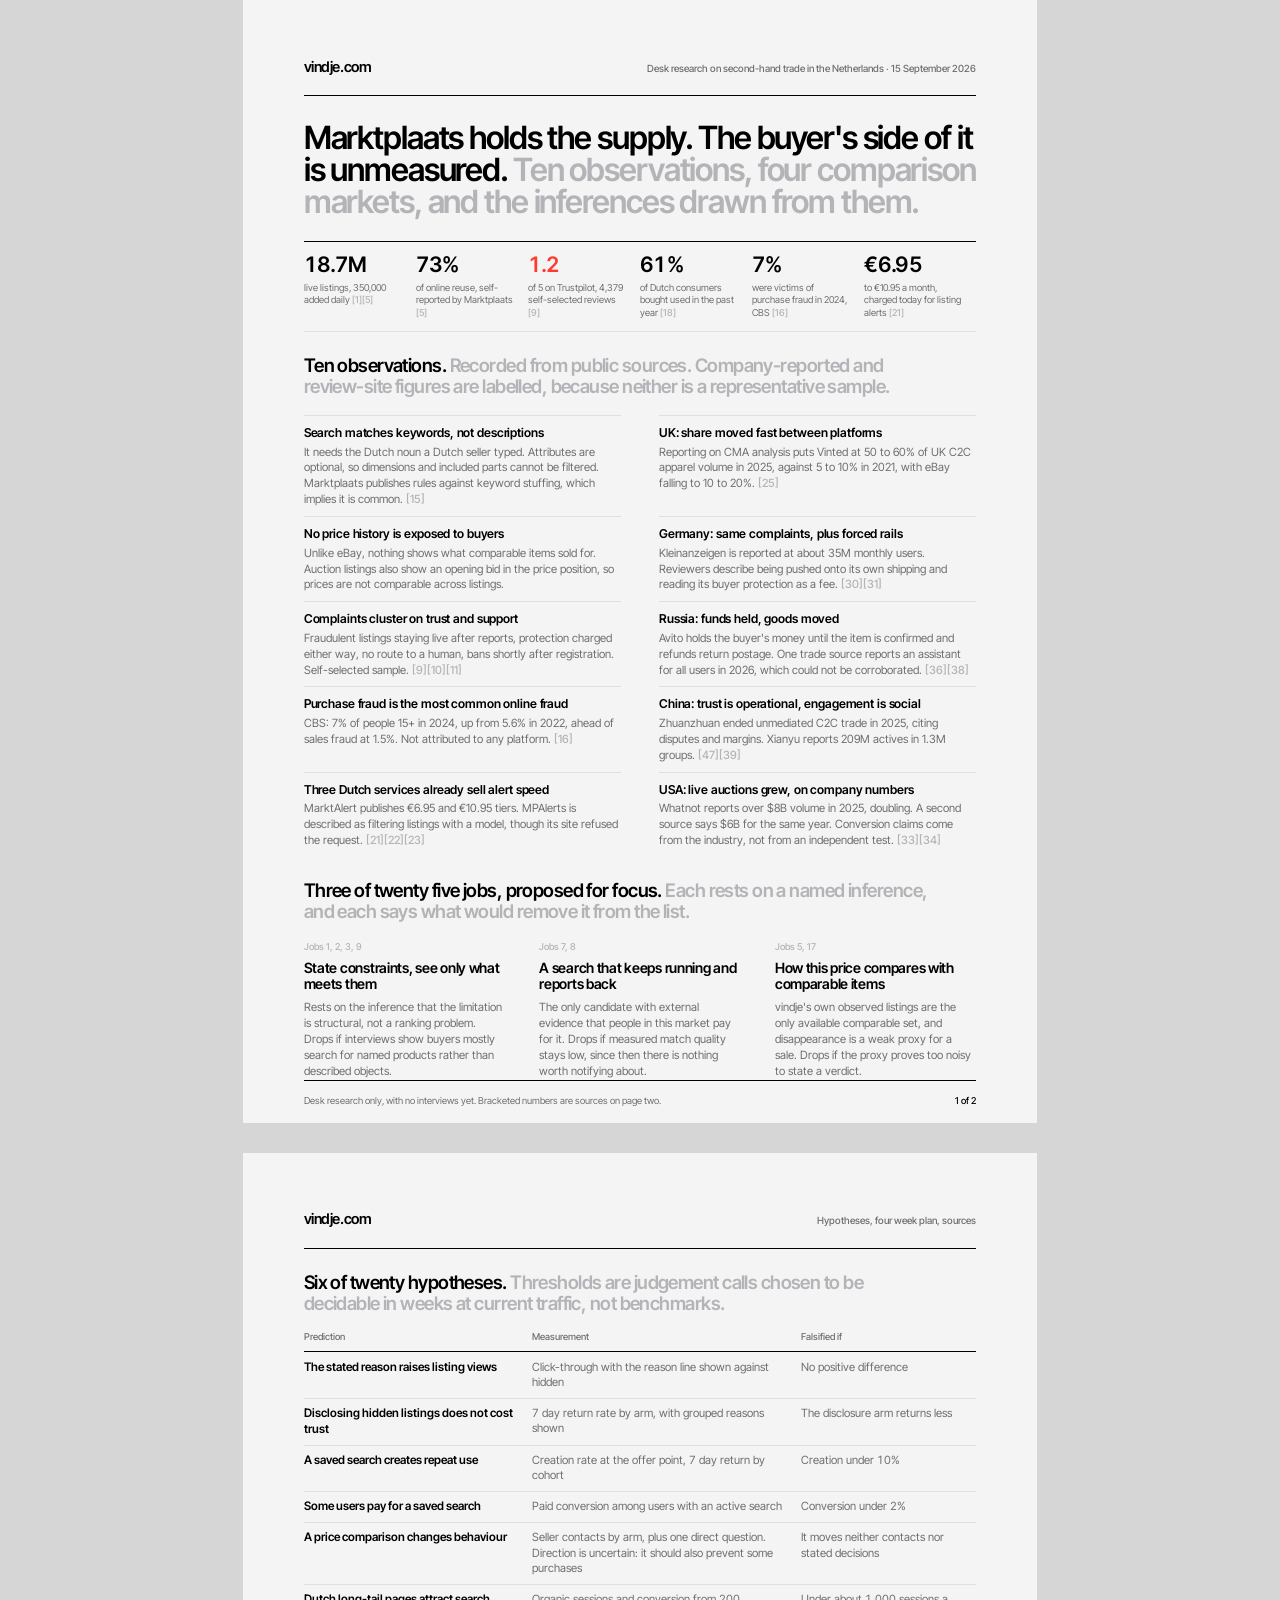
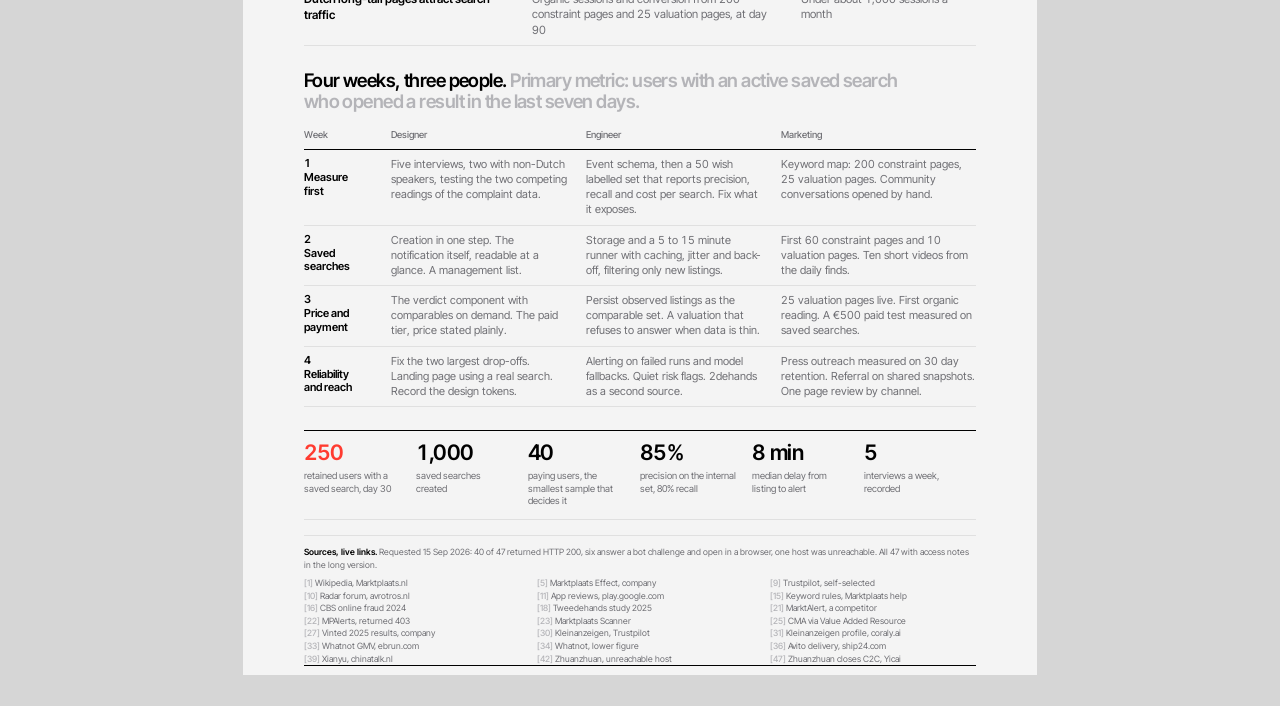
<file: docs/vindje-two-pager.html>
<!doctype html>
<html lang="en">
<head>
<meta charset="utf-8">
<title>vindje. Marktplaats research and one month plan</title>
<style>
@font-face{font-family:"Inter Tight";font-style:normal;font-weight:100 900;font-display:block;src:url([data-uri]) format("woff2");}

:root{
  --paper:#F4F4F4;
  --ink:#000000;
  --ink-2:#6E6E73;
  --ink-3:#B4B4B8;
  --hairline:#E0E0E0;
  --accent:#FF3B30;
  --font-sans:"Inter Tight",-apple-system,BlinkMacSystemFont,sans-serif;
}

*{box-sizing:border-box;margin:0;padding:0;}
html{background:#D6D6D6;}
body{
  font-family:var(--font-sans);
  color:var(--ink);
  font-size:9.4pt;
  line-height:1.45;
  -webkit-font-smoothing:antialiased;
}
td,.fig-n{font-variant-numeric:tabular-nums;}
.r{color:var(--ink-3);font-weight:500;}

.page{
  width:210mm;
  height:297mm;
  background:var(--paper);
  padding:15mm 16mm 12mm;
  margin:0 auto 8mm;
  display:flex;
  flex-direction:column;
  overflow:hidden;
}

.masthead{
  display:flex;
  justify-content:space-between;
  align-items:baseline;
  padding-bottom:4.5mm;
  border-bottom:1px solid var(--ink);
}
.wordmark{font-size:11pt;font-weight:600;letter-spacing:-.03em;}
.masthead .meta{font-size:7.4pt;font-weight:500;color:var(--ink-2);}

h1{
  font-size:24pt;
  font-weight:600;
  letter-spacing:-.035em;
  line-height:1;
  margin:7mm 0 0;
  max-width:36ch;
}
h1 .cont{color:var(--ink-3);}

h2{
  font-size:14pt;
  font-weight:600;
  letter-spacing:-.03em;
  line-height:1.12;
  max-width:52ch;
}
h2 .cont{color:var(--ink-3);}
.sec{margin-top:6.5mm;}

.figs{
  display:grid;
  grid-template-columns:repeat(6,1fr);
  margin-top:6mm;
  border-top:1px solid var(--ink);
  border-bottom:1px solid var(--hairline);
}
.fig{padding:3.1mm 4mm 3.1mm 0;}
.fig-n{font-size:16pt;font-weight:600;letter-spacing:-.03em;line-height:1;}
.fig-n.hot{color:var(--accent);}
.fig-l{margin-top:1.8mm;font-size:7.1pt;color:var(--ink-2);line-height:1.3;}

.findings{
  margin-top:4.5mm;
  display:grid;
  grid-template-columns:1fr 1fr;
  column-gap:10mm;
  list-style:none;
}
.findings li{padding:2.1mm 0;border-top:1px solid var(--hairline);}
.findings .k{display:block;font-size:9.2pt;font-weight:600;letter-spacing:-.01em;}
.findings .v{display:block;margin-top:.8mm;font-size:8.5pt;color:var(--ink-2);line-height:1.4;}

.jobs{margin-top:4.5mm;display:grid;grid-template-columns:1fr 1fr 1fr;gap:9mm;}
.job .idx{font-size:7.1pt;font-weight:500;color:var(--ink-3);}
.job h3{font-size:10.6pt;font-weight:600;letter-spacing:-.02em;margin-top:1.5mm;line-height:1.15;}
.job p{font-size:8.5pt;color:var(--ink-2);margin-top:2.2mm;line-height:1.4;}

table{width:100%;border-collapse:collapse;margin-top:4mm;}
th{
  text-align:left;
  font-size:7.1pt;
  font-weight:500;
  color:var(--ink-2);
  padding:0 5mm 2mm 0;
  border-bottom:1px solid var(--ink);
  vertical-align:bottom;
}
th:last-child,td:last-child{padding-right:0;}
td{
  padding:1.9mm 5mm 1.9mm 0;
  border-bottom:1px solid var(--hairline);
  font-size:8.5pt;
  color:var(--ink-2);
  line-height:1.36;
  vertical-align:top;
}
td.lead{color:var(--ink);font-weight:600;font-size:8.8pt;}
.plan td{font-size:8.3pt;}
.plan td.lead{white-space:nowrap;line-height:1.25;}

.sources{
  margin-top:4mm;
  padding-top:2.6mm;
  border-top:1px solid var(--hairline);
  font-size:6.5pt;
  line-height:1.45;
  color:var(--ink-2);
}
.sources .head{color:var(--ink);font-weight:600;}
.sources ul{
  margin-top:1.6mm;
  list-style:none;
  display:grid;
  grid-template-columns:1fr 1fr 1fr;
  column-gap:7mm;
}
.sources a{color:var(--ink-2);text-decoration:none;}
.sources .n{color:var(--ink-3);font-weight:500;}

footer{
  margin-top:auto;
  padding-top:3.4mm;
  border-top:1px solid var(--ink);
  display:flex;
  justify-content:space-between;
  align-items:baseline;
  gap:10mm;
  font-size:7.1pt;
  color:var(--ink-2);
}
footer .sig{color:var(--ink);font-weight:500;white-space:nowrap;}

@page{size:A4;margin:0;}
@media print{
  html{background:var(--paper);}
  .page{margin:0;break-after:page;}
  .page:last-child{break-after:auto;}
  *{-webkit-print-color-adjust:exact;print-color-adjust:exact;}
}
</style>
</head>
<body>

<!-- ============ PAGE 1 ============ -->
<section class="page">
  <div class="masthead">
    <div class="wordmark">vindje.com</div>
    <div class="meta">Desk research on second-hand trade in the Netherlands &middot; 15 September 2026</div>
  </div>

  <h1>
    <span>Marktplaats holds the supply. The buyer's side of it is unmeasured.</span>
    <span class="cont">Ten observations, four comparison markets, and the inferences drawn from them.</span>
  </h1>

  <div class="figs">
    <div class="fig"><div class="fig-n">18.7M</div><div class="fig-l">live listings, 350,000 added daily <span class="r">[1][5]</span></div></div>
    <div class="fig"><div class="fig-n">73%</div><div class="fig-l">of online reuse, self-reported by Marktplaats <span class="r">[5]</span></div></div>
    <div class="fig"><div class="fig-n hot">1.2</div><div class="fig-l">of 5 on Trustpilot, 4,379 self-selected reviews <span class="r">[9]</span></div></div>
    <div class="fig"><div class="fig-n">61%</div><div class="fig-l">of Dutch consumers bought used in the past year <span class="r">[18]</span></div></div>
    <div class="fig"><div class="fig-n">7%</div><div class="fig-l">were victims of purchase fraud in 2024, CBS <span class="r">[16]</span></div></div>
    <div class="fig"><div class="fig-n">&euro;6.95</div><div class="fig-l">to &euro;10.95 a month, charged today for listing alerts <span class="r">[21]</span></div></div>
  </div>

  <div class="sec">
    <h2><span>Ten observations.</span> <span class="cont">Recorded from public sources. Company-reported and review-site figures are labelled, because neither is a representative sample.</span></h2>
    <ul class="findings">
      <li><span class="k">Search matches keywords, not descriptions</span><span class="v">It needs the Dutch noun a Dutch seller typed. Attributes are optional, so dimensions and included parts cannot be filtered. Marktplaats publishes rules against keyword stuffing, which implies it is common. <span class="r">[15]</span></span></li>
      <li><span class="k">UK: share moved fast between platforms</span><span class="v">Reporting on CMA analysis puts Vinted at 50 to 60% of UK C2C apparel volume in 2025, against 5 to 10% in 2021, with eBay falling to 10 to 20%. <span class="r">[25]</span></span></li>
      <li><span class="k">No price history is exposed to buyers</span><span class="v">Unlike eBay, nothing shows what comparable items sold for. Auction listings also show an opening bid in the price position, so prices are not comparable across listings.</span></li>
      <li><span class="k">Germany: same complaints, plus forced rails</span><span class="v">Kleinanzeigen is reported at about 35M monthly users. Reviewers describe being pushed onto its own shipping and reading its buyer protection as a fee. <span class="r">[30][31]</span></span></li>
      <li><span class="k">Complaints cluster on trust and support</span><span class="v">Fraudulent listings staying live after reports, protection charged either way, no route to a human, bans shortly after registration. Self-selected sample. <span class="r">[9][10][11]</span></span></li>
      <li><span class="k">Russia: funds held, goods moved</span><span class="v">Avito holds the buyer's money until the item is confirmed and refunds return postage. One trade source reports an assistant for all users in 2026, which could not be corroborated. <span class="r">[36][38]</span></span></li>
      <li><span class="k">Purchase fraud is the most common online fraud</span><span class="v">CBS: 7% of people 15+ in 2024, up from 5.6% in 2022, ahead of sales fraud at 1.5%. Not attributed to any platform. <span class="r">[16]</span></span></li>
      <li><span class="k">China: trust is operational, engagement is social</span><span class="v">Zhuanzhuan ended unmediated C2C trade in 2025, citing disputes and margins. Xianyu reports 209M actives in 1.3M groups. <span class="r">[47][39]</span></span></li>
      <li><span class="k">Three Dutch services already sell alert speed</span><span class="v">MarktAlert publishes &euro;6.95 and &euro;10.95 tiers. MPAlerts is described as filtering listings with a model, though its site refused the request. <span class="r">[21][22][23]</span></span></li>
      <li><span class="k">USA: live auctions grew, on company numbers</span><span class="v">Whatnot reports over $8B volume in 2025, doubling. A second source says $6B for the same year. Conversion claims come from the industry, not from an independent test. <span class="r">[33][34]</span></span></li>
    </ul>
  </div>

  <div class="sec">
    <h2><span>Three of twenty five jobs, proposed for focus.</span> <span class="cont">Each rests on a named inference, and each says what would remove it from the list.</span></h2>
    <div class="jobs">
      <div class="job">
        <div class="idx">Jobs 1, 2, 3, 9</div>
        <h3>State constraints, see only what meets them</h3>
        <p>Rests on the inference that the limitation is structural, not a ranking problem. Drops if interviews show buyers mostly search for named products rather than described objects.</p>
      </div>
      <div class="job">
        <div class="idx">Jobs 7, 8</div>
        <h3>A search that keeps running and reports back</h3>
        <p>The only candidate with external evidence that people in this market pay for it. Drops if measured match quality stays low, since then there is nothing worth notifying about.</p>
      </div>
      <div class="job">
        <div class="idx">Jobs 5, 17</div>
        <h3>How this price compares with comparable items</h3>
        <p>vindje's own observed listings are the only available comparable set, and disappearance is a weak proxy for a sale. Drops if the proxy proves too noisy to state a verdict.</p>
      </div>
    </div>
  </div>

  <footer>
    <span>Desk research only, with no interviews yet. Bracketed numbers are sources on page two.</span>
    <span class="sig">1 of 2</span>
  </footer>
</section>

<!-- ============ PAGE 2 ============ -->
<section class="page">
  <div class="masthead">
    <div class="wordmark">vindje.com</div>
    <div class="meta">Hypotheses, four week plan, sources</div>
  </div>

  <div class="sec">
    <h2><span>Six of twenty hypotheses.</span> <span class="cont">Thresholds are judgement calls chosen to be decidable in weeks at current traffic, not benchmarks.</span></h2>
    <table>
      <tr><th style="width:34%">Prediction</th><th style="width:40%">Measurement</th><th style="width:26%">Falsified if</th></tr>
      <tr><td class="lead">The stated reason raises listing views</td><td>Click-through with the reason line shown against hidden</td><td>No positive difference</td></tr>
      <tr><td class="lead">Disclosing hidden listings does not cost trust</td><td>7 day return rate by arm, with grouped reasons shown</td><td>The disclosure arm returns less</td></tr>
      <tr><td class="lead">A saved search creates repeat use</td><td>Creation rate at the offer point, 7 day return by cohort</td><td>Creation under 10%</td></tr>
      <tr><td class="lead">Some users pay for a saved search</td><td>Paid conversion among users with an active search</td><td>Conversion under 2%</td></tr>
      <tr><td class="lead">A price comparison changes behaviour</td><td>Seller contacts by arm, plus one direct question. Direction is uncertain: it should also prevent some purchases</td><td>It moves neither contacts nor stated decisions</td></tr>
      <tr><td class="lead">Dutch long-tail pages attract search traffic</td><td>Organic sessions and conversion from 200 constraint pages and 25 valuation pages, at day 90</td><td>Under about 1,000 sessions a month</td></tr>
    </table>
  </div>

  <div class="sec">
    <h2><span>Four weeks, three people.</span> <span class="cont">Primary metric: users with an active saved search who opened a result in the last seven days.</span></h2>
    <table class="plan">
      <tr><th style="width:13%">Week</th><th style="width:29%">Designer</th><th style="width:29%">Engineer</th><th style="width:29%">Marketing</th></tr>
      <tr>
        <td class="lead">1<br>Measure<br>first</td>
        <td>Five interviews, two with non-Dutch speakers, testing the two competing readings of the complaint data.</td>
        <td>Event schema, then a 50 wish labelled set that reports precision, recall and cost per search. Fix what it exposes.</td>
        <td>Keyword map: 200 constraint pages, 25 valuation pages. Community conversations opened by hand.</td>
      </tr>
      <tr>
        <td class="lead">2<br>Saved<br>searches</td>
        <td>Creation in one step. The notification itself, readable at a glance. A management list.</td>
        <td>Storage and a 5 to 15 minute runner with caching, jitter and back-off, filtering only new listings.</td>
        <td>First 60 constraint pages and 10 valuation pages. Ten short videos from the daily finds.</td>
      </tr>
      <tr>
        <td class="lead">3<br>Price and<br>payment</td>
        <td>The verdict component with comparables on demand. The paid tier, price stated plainly.</td>
        <td>Persist observed listings as the comparable set. A valuation that refuses to answer when data is thin.</td>
        <td>25 valuation pages live. First organic reading. A &euro;500 paid test measured on saved searches.</td>
      </tr>
      <tr>
        <td class="lead">4<br>Reliability<br>and reach</td>
        <td>Fix the two largest drop-offs. Landing page using a real search. Record the design tokens.</td>
        <td>Alerting on failed runs and model fallbacks. Quiet risk flags. 2dehands as a second source.</td>
        <td>Press outreach measured on 30 day retention. Referral on shared snapshots. One page review by channel.</td>
      </tr>
    </table>
  </div>

  <div class="figs">
    <div class="fig"><div class="fig-n hot">250</div><div class="fig-l">retained users with a saved search, day 30</div></div>
    <div class="fig"><div class="fig-n">1,000</div><div class="fig-l">saved searches created</div></div>
    <div class="fig"><div class="fig-n">40</div><div class="fig-l">paying users, the smallest sample that decides it</div></div>
    <div class="fig"><div class="fig-n">85%</div><div class="fig-l">precision on the internal set, 80% recall</div></div>
    <div class="fig"><div class="fig-n">8 min</div><div class="fig-l">median delay from listing to alert</div></div>
    <div class="fig"><div class="fig-n">5</div><div class="fig-l">interviews a week, recorded</div></div>
  </div>

  <div class="sources">
    <span class="head">Sources, live links.</span> Requested 15 Sep 2026: 40 of 47 returned HTTP 200, six answer a bot challenge and open in a browser, one host was unreachable. All 47 with access notes in the long version.
    <ul>
      <li><a href="https://en.wikipedia.org/wiki/Marktplaats.nl"><span class="n">[1]</span> Wikipedia, Marktplaats.nl</a></li>
      <li><a href="https://www.marktplaats.nl/m/the-marktplaats-effect/"><span class="n">[5]</span> Marktplaats Effect, company</a></li>
      <li><a href="https://www.trustpilot.com/review/www.marktplaats.nl"><span class="n">[9]</span> Trustpilot, self-selected</a></li>
      <li><a href="https://radar-forum.avrotros.nl/webwinkels-f69/problemen-met-marktplaats-nl-t17863.html"><span class="n">[10]</span> Radar forum, avrotros.nl</a></li>
      <li><a href="https://play.google.com/store/apps/details?id=nl.marktplaats.android"><span class="n">[11]</span> App reviews, play.google.com</a></li>
      <li><a href="https://help.marktplaats.nl/s/article/regels-over-het-gebruik-van-zoekwoorden-in-advertenties"><span class="n">[15]</span> Keyword rules, Marktplaats help</a></li>
      <li><a href="https://www.cbs.nl/nl-nl/longread/rapportages/2025/online-veiligheid-en-criminaliteit-2024/4-online-oplichting-en-fraude"><span class="n">[16]</span> CBS online fraud 2024</a></li>
      <li><a href="https://circulairambachtscentrum.nl/nieuws/2025/vinden-consumenten-tweedehands-spullen/"><span class="n">[18]</span> Tweedehands study 2025</a></li>
      <li><a href="https://marktalert.nl/vergelijking"><span class="n">[21]</span> MarktAlert, a competitor</a></li>
      <li><a href="https://mpalerts.nl/"><span class="n">[22]</span> MPAlerts, returned 403</a></li>
      <li><a href="https://www.marktplaatsscanner.com/"><span class="n">[23]</span> Marktplaats Scanner</a></li>
      <li><a href="https://www.valueaddedresource.net/cma-vinted-leads-uk-apparel-gmv/"><span class="n">[25]</span> CMA via Value Added Resource</a></li>
      <li><a href="https://company.vinted.com/newsroom/financial-results-2025"><span class="n">[27]</span> Vinted 2025 results, company</a></li>
      <li><a href="https://www.trustpilot.com/review/kleinanzeigen.de"><span class="n">[30]</span> Kleinanzeigen, Trustpilot</a></li>
      <li><a href="https://coraly.ai/gppi/portals/kleinanzeigen-de"><span class="n">[31]</span> Kleinanzeigen profile, coraly.ai</a></li>
      <li><a href="https://english.ebrun.com/20260211/640428.shtml"><span class="n">[33]</span> Whatnot GMV, ebrun.com</a></li>
      <li><a href="https://ringingthebell.substack.com/p/whatnot-live-shopping-finally-works"><span class="n">[34]</span> Whatnot, lower figure</a></li>
      <li><a href="https://www.ship24.com/shops/avito-tracking"><span class="n">[36]</span> Avito delivery, ship24.com</a></li>
      <li><a href="https://www.chinatalk.nl/alibabas-xianyu-more-than-just-a-second-hand-marketplace/"><span class="n">[39]</span> Xianyu, chinatalk.nl</a></li>
      <li><a href="https://baike.baidu.com/en/item/Zhuanzhuan/60216"><span class="n">[42]</span> Zhuanzhuan, unreachable host</a></li>
      <li><a href="https://www.yicaiglobal.com/news/chinese-used-goods-site-zhuanzhuan-to-close-c2c-market-due-to-disputes-profit-margin"><span class="n">[47]</span> Zhuanzhuan closes C2C, Yicai</a></li>
    </ul>
  </div>

  <footer>
    <span>Open items: buyer protection costs, a competitor's claim about alert frequency, the payment assumption.</span>
    <span class="sig">Amsterdam &middot; 2 of 2</span>
  </footer>
</section>

</body>
</html>
</file>
<file: design-variations/assets/fonts/01-de-stijl.css>
/* vietnamese */
@font-face {
  font-family: 'Archivo';
  font-style: normal;
  font-weight: 400;
  font-stretch: 100%;
  font-display: swap;
  src: url(89b8e14ea47a.woff2) format('woff2');
  unicode-range: U+0102-0103, U+0110-0111, U+0128-0129, U+0168-0169, U+01A0-01A1, U+01AF-01B0, U+0300-0301, U+0303-0304, U+0308-0309, U+0323, U+0329, U+1EA0-1EF9, U+20AB;
}
/* latin-ext */
@font-face {
  font-family: 'Archivo';
  font-style: normal;
  font-weight: 400;
  font-stretch: 100%;
  font-display: swap;
  src: url(594978ed2b10.woff2) format('woff2');
  unicode-range: U+0100-02BA, U+02BD-02C5, U+02C7-02CC, U+02CE-02D7, U+02DD-02FF, U+0304, U+0308, U+0329, U+1D00-1DBF, U+1E00-1E9F, U+1EF2-1EFF, U+2020, U+20A0-20AB, U+20AD-20C0, U+2113, U+2C60-2C7F, U+A720-A7FF;
}
/* latin */
@font-face {
  font-family: 'Archivo';
  font-style: normal;
  font-weight: 400;
  font-stretch: 100%;
  font-display: swap;
  src: url(2d6953d73355.woff2) format('woff2');
  unicode-range: U+0000-00FF, U+0131, U+0152-0153, U+02BB-02BC, U+02C6, U+02DA, U+02DC, U+0304, U+0308, U+0329, U+2000-206F, U+20AC, U+2122, U+2191, U+2193, U+2212, U+2215, U+FEFF, U+FFFD;
}
/* vietnamese */
@font-face {
  font-family: 'Archivo';
  font-style: normal;
  font-weight: 600;
  font-stretch: 100%;
  font-display: swap;
  src: url(89b8e14ea47a.woff2) format('woff2');
  unicode-range: U+0102-0103, U+0110-0111, U+0128-0129, U+0168-0169, U+01A0-01A1, U+01AF-01B0, U+0300-0301, U+0303-0304, U+0308-0309, U+0323, U+0329, U+1EA0-1EF9, U+20AB;
}
/* latin-ext */
@font-face {
  font-family: 'Archivo';
  font-style: normal;
  font-weight: 600;
  font-stretch: 100%;
  font-display: swap;
  src: url(594978ed2b10.woff2) format('woff2');
  unicode-range: U+0100-02BA, U+02BD-02C5, U+02C7-02CC, U+02CE-02D7, U+02DD-02FF, U+0304, U+0308, U+0329, U+1D00-1DBF, U+1E00-1E9F, U+1EF2-1EFF, U+2020, U+20A0-20AB, U+20AD-20C0, U+2113, U+2C60-2C7F, U+A720-A7FF;
}
/* latin */
@font-face {
  font-family: 'Archivo';
  font-style: normal;
  font-weight: 600;
  font-stretch: 100%;
  font-display: swap;
  src: url(2d6953d73355.woff2) format('woff2');
  unicode-range: U+0000-00FF, U+0131, U+0152-0153, U+02BB-02BC, U+02C6, U+02DA, U+02DC, U+0304, U+0308, U+0329, U+2000-206F, U+20AC, U+2122, U+2191, U+2193, U+2212, U+2215, U+FEFF, U+FFFD;
}
/* vietnamese */
@font-face {
  font-family: 'Archivo';
  font-style: normal;
  font-weight: 700;
  font-stretch: 100%;
  font-display: swap;
  src: url(89b8e14ea47a.woff2) format('woff2');
  unicode-range: U+0102-0103, U+0110-0111, U+0128-0129, U+0168-0169, U+01A0-01A1, U+01AF-01B0, U+0300-0301, U+0303-0304, U+0308-0309, U+0323, U+0329, U+1EA0-1EF9, U+20AB;
}
/* latin-ext */
@font-face {
  font-family: 'Archivo';
  font-style: normal;
  font-weight: 700;
  font-stretch: 100%;
  font-display: swap;
  src: url(594978ed2b10.woff2) format('woff2');
  unicode-range: U+0100-02BA, U+02BD-02C5, U+02C7-02CC, U+02CE-02D7, U+02DD-02FF, U+0304, U+0308, U+0329, U+1D00-1DBF, U+1E00-1E9F, U+1EF2-1EFF, U+2020, U+20A0-20AB, U+20AD-20C0, U+2113, U+2C60-2C7F, U+A720-A7FF;
}
/* latin */
@font-face {
  font-family: 'Archivo';
  font-style: normal;
  font-weight: 700;
  font-stretch: 100%;
  font-display: swap;
  src: url(2d6953d73355.woff2) format('woff2');
  unicode-range: U+0000-00FF, U+0131, U+0152-0153, U+02BB-02BC, U+02C6, U+02DA, U+02DC, U+0304, U+0308, U+0329, U+2000-206F, U+20AC, U+2122, U+2191, U+2193, U+2212, U+2215, U+FEFF, U+FFFD;
}
/* vietnamese */
@font-face {
  font-family: 'Archivo';
  font-style: normal;
  font-weight: 900;
  font-stretch: 100%;
  font-display: swap;
  src: url(89b8e14ea47a.woff2) format('woff2');
  unicode-range: U+0102-0103, U+0110-0111, U+0128-0129, U+0168-0169, U+01A0-01A1, U+01AF-01B0, U+0300-0301, U+0303-0304, U+0308-0309, U+0323, U+0329, U+1EA0-1EF9, U+20AB;
}
/* latin-ext */
@font-face {
  font-family: 'Archivo';
  font-style: normal;
  font-weight: 900;
  font-stretch: 100%;
  font-display: swap;
  src: url(594978ed2b10.woff2) format('woff2');
  unicode-range: U+0100-02BA, U+02BD-02C5, U+02C7-02CC, U+02CE-02D7, U+02DD-02FF, U+0304, U+0308, U+0329, U+1D00-1DBF, U+1E00-1E9F, U+1EF2-1EFF, U+2020, U+20A0-20AB, U+20AD-20C0, U+2113, U+2C60-2C7F, U+A720-A7FF;
}
/* latin */
@font-face {
  font-family: 'Archivo';
  font-style: normal;
  font-weight: 900;
  font-stretch: 100%;
  font-display: swap;
  src: url(2d6953d73355.woff2) format('woff2');
  unicode-range: U+0000-00FF, U+0131, U+0152-0153, U+02BB-02BC, U+02C6, U+02DA, U+02DC, U+0304, U+0308, U+0329, U+2000-206F, U+20AC, U+2122, U+2191, U+2193, U+2212, U+2215, U+FEFF, U+FFFD;
}
/* latin-ext */
@font-face {
  font-family: 'Archivo Black';
  font-style: normal;
  font-weight: 400;
  font-display: swap;
  src: url(2970073f5804.woff2) format('woff2');
  unicode-range: U+0100-02BA, U+02BD-02C5, U+02C7-02CC, U+02CE-02D7, U+02DD-02FF, U+0304, U+0308, U+0329, U+1D00-1DBF, U+1E00-1E9F, U+1EF2-1EFF, U+2020, U+20A0-20AB, U+20AD-20C0, U+2113, U+2C60-2C7F, U+A720-A7FF;
}
/* latin */
@font-face {
  font-family: 'Archivo Black';
  font-style: normal;
  font-weight: 400;
  font-display: swap;
  src: url(45f5d465bd2e.woff2) format('woff2');
  unicode-range: U+0000-00FF, U+0131, U+0152-0153, U+02BB-02BC, U+02C6, U+02DA, U+02DC, U+0304, U+0308, U+0329, U+2000-206F, U+20AC, U+2122, U+2191, U+2193, U+2212, U+2215, U+FEFF, U+FFFD;
}
</file>
<file: design-variations/assets/fonts/02-terminal.css>
/* cyrillic-ext */
@font-face {
  font-family: 'IBM Plex Mono';
  font-style: normal;
  font-weight: 400;
  font-display: swap;
  src: url(64d42499a463.woff2) format('woff2');
  unicode-range: U+0460-052F, U+1C80-1C8A, U+20B4, U+2DE0-2DFF, U+A640-A69F, U+FE2E-FE2F;
}
/* cyrillic */
@font-face {
  font-family: 'IBM Plex Mono';
  font-style: normal;
  font-weight: 400;
  font-display: swap;
  src: url(035f1b5c566e.woff2) format('woff2');
  unicode-range: U+0301, U+0400-045F, U+0490-0491, U+04B0-04B1, U+2116;
}
/* vietnamese */
@font-face {
  font-family: 'IBM Plex Mono';
  font-style: normal;
  font-weight: 400;
  font-display: swap;
  src: url(264226c2a81f.woff2) format('woff2');
  unicode-range: U+0102-0103, U+0110-0111, U+0128-0129, U+0168-0169, U+01A0-01A1, U+01AF-01B0, U+0300-0301, U+0303-0304, U+0308-0309, U+0323, U+0329, U+1EA0-1EF9, U+20AB;
}
/* latin-ext */
@font-face {
  font-family: 'IBM Plex Mono';
  font-style: normal;
  font-weight: 400;
  font-display: swap;
  src: url(1969f6ffdbf5.woff2) format('woff2');
  unicode-range: U+0100-02BA, U+02BD-02C5, U+02C7-02CC, U+02CE-02D7, U+02DD-02FF, U+0304, U+0308, U+0329, U+1D00-1DBF, U+1E00-1E9F, U+1EF2-1EFF, U+2020, U+20A0-20AB, U+20AD-20C0, U+2113, U+2C60-2C7F, U+A720-A7FF;
}
/* latin */
@font-face {
  font-family: 'IBM Plex Mono';
  font-style: normal;
  font-weight: 400;
  font-display: swap;
  src: url(e2661bcc0d77.woff2) format('woff2');
  unicode-range: U+0000-00FF, U+0131, U+0152-0153, U+02BB-02BC, U+02C6, U+02DA, U+02DC, U+0304, U+0308, U+0329, U+2000-206F, U+20AC, U+2122, U+2191, U+2193, U+2212, U+2215, U+FEFF, U+FFFD;
}
/* cyrillic-ext */
@font-face {
  font-family: 'IBM Plex Mono';
  font-style: normal;
  font-weight: 500;
  font-display: swap;
  src: url(da78b4b316e6.woff2) format('woff2');
  unicode-range: U+0460-052F, U+1C80-1C8A, U+20B4, U+2DE0-2DFF, U+A640-A69F, U+FE2E-FE2F;
}
/* cyrillic */
@font-face {
  font-family: 'IBM Plex Mono';
  font-style: normal;
  font-weight: 500;
  font-display: swap;
  src: url(758b9f95f75a.woff2) format('woff2');
  unicode-range: U+0301, U+0400-045F, U+0490-0491, U+04B0-04B1, U+2116;
}
/* vietnamese */
@font-face {
  font-family: 'IBM Plex Mono';
  font-style: normal;
  font-weight: 500;
  font-display: swap;
  src: url(baf63ee991d8.woff2) format('woff2');
  unicode-range: U+0102-0103, U+0110-0111, U+0128-0129, U+0168-0169, U+01A0-01A1, U+01AF-01B0, U+0300-0301, U+0303-0304, U+0308-0309, U+0323, U+0329, U+1EA0-1EF9, U+20AB;
}
/* latin-ext */
@font-face {
  font-family: 'IBM Plex Mono';
  font-style: normal;
  font-weight: 500;
  font-display: swap;
  src: url(93cfae71a503.woff2) format('woff2');
  unicode-range: U+0100-02BA, U+02BD-02C5, U+02C7-02CC, U+02CE-02D7, U+02DD-02FF, U+0304, U+0308, U+0329, U+1D00-1DBF, U+1E00-1E9F, U+1EF2-1EFF, U+2020, U+20A0-20AB, U+20AD-20C0, U+2113, U+2C60-2C7F, U+A720-A7FF;
}
/* latin */
@font-face {
  font-family: 'IBM Plex Mono';
  font-style: normal;
  font-weight: 500;
  font-display: swap;
  src: url(0bc96cd0d5b0.woff2) format('woff2');
  unicode-range: U+0000-00FF, U+0131, U+0152-0153, U+02BB-02BC, U+02C6, U+02DA, U+02DC, U+0304, U+0308, U+0329, U+2000-206F, U+20AC, U+2122, U+2191, U+2193, U+2212, U+2215, U+FEFF, U+FFFD;
}
/* cyrillic-ext */
@font-face {
  font-family: 'IBM Plex Mono';
  font-style: normal;
  font-weight: 600;
  font-display: swap;
  src: url(9e4ef71e303c.woff2) format('woff2');
  unicode-range: U+0460-052F, U+1C80-1C8A, U+20B4, U+2DE0-2DFF, U+A640-A69F, U+FE2E-FE2F;
}
/* cyrillic */
@font-face {
  font-family: 'IBM Plex Mono';
  font-style: normal;
  font-weight: 600;
  font-display: swap;
  src: url(116b2e588e3b.woff2) format('woff2');
  unicode-range: U+0301, U+0400-045F, U+0490-0491, U+04B0-04B1, U+2116;
}
/* vietnamese */
@font-face {
  font-family: 'IBM Plex Mono';
  font-style: normal;
  font-weight: 600;
  font-display: swap;
  src: url(e8c66a4c41d0.woff2) format('woff2');
  unicode-range: U+0102-0103, U+0110-0111, U+0128-0129, U+0168-0169, U+01A0-01A1, U+01AF-01B0, U+0300-0301, U+0303-0304, U+0308-0309, U+0323, U+0329, U+1EA0-1EF9, U+20AB;
}
/* latin-ext */
@font-face {
  font-family: 'IBM Plex Mono';
  font-style: normal;
  font-weight: 600;
  font-display: swap;
  src: url(a73533172c59.woff2) format('woff2');
  unicode-range: U+0100-02BA, U+02BD-02C5, U+02C7-02CC, U+02CE-02D7, U+02DD-02FF, U+0304, U+0308, U+0329, U+1D00-1DBF, U+1E00-1E9F, U+1EF2-1EFF, U+2020, U+20A0-20AB, U+20AD-20C0, U+2113, U+2C60-2C7F, U+A720-A7FF;
}
/* latin */
@font-face {
  font-family: 'IBM Plex Mono';
  font-style: normal;
  font-weight: 600;
  font-display: swap;
  src: url(1b581b151893.woff2) format('woff2');
  unicode-range: U+0000-00FF, U+0131, U+0152-0153, U+02BB-02BC, U+02C6, U+02DA, U+02DC, U+0304, U+0308, U+0329, U+2000-206F, U+20AC, U+2122, U+2191, U+2193, U+2212, U+2215, U+FEFF, U+FFFD;
}
/* cyrillic-ext */
@font-face {
  font-family: 'IBM Plex Mono';
  font-style: normal;
  font-weight: 700;
  font-display: swap;
  src: url(feadbf68af9d.woff2) format('woff2');
  unicode-range: U+0460-052F, U+1C80-1C8A, U+20B4, U+2DE0-2DFF, U+A640-A69F, U+FE2E-FE2F;
}
/* cyrillic */
@font-face {
  font-family: 'IBM Plex Mono';
  font-style: normal;
  font-weight: 700;
  font-display: swap;
  src: url(f6cc164fc3b0.woff2) format('woff2');
  unicode-range: U+0301, U+0400-045F, U+0490-0491, U+04B0-04B1, U+2116;
}
/* vietnamese */
@font-face {
  font-family: 'IBM Plex Mono';
  font-style: normal;
  font-weight: 700;
  font-display: swap;
  src: url(3d1b2b2d3920.woff2) format('woff2');
  unicode-range: U+0102-0103, U+0110-0111, U+0128-0129, U+0168-0169, U+01A0-01A1, U+01AF-01B0, U+0300-0301, U+0303-0304, U+0308-0309, U+0323, U+0329, U+1EA0-1EF9, U+20AB;
}
/* latin-ext */
@font-face {
  font-family: 'IBM Plex Mono';
  font-style: normal;
  font-weight: 700;
  font-display: swap;
  src: url(80c829cc5e9d.woff2) format('woff2');
  unicode-range: U+0100-02BA, U+02BD-02C5, U+02C7-02CC, U+02CE-02D7, U+02DD-02FF, U+0304, U+0308, U+0329, U+1D00-1DBF, U+1E00-1E9F, U+1EF2-1EFF, U+2020, U+20A0-20AB, U+20AD-20C0, U+2113, U+2C60-2C7F, U+A720-A7FF;
}
/* latin */
@font-face {
  font-family: 'IBM Plex Mono';
  font-style: normal;
  font-weight: 700;
  font-display: swap;
  src: url(0445e586fd72.woff2) format('woff2');
  unicode-range: U+0000-00FF, U+0131, U+0152-0153, U+02BB-02BC, U+02C6, U+02DA, U+02DC, U+0304, U+0308, U+0329, U+2000-206F, U+20AC, U+2122, U+2191, U+2193, U+2212, U+2215, U+FEFF, U+FFFD;
}
</file>
<file: design-variations/assets/fonts/03-museum.css>
/* cyrillic-ext */
@font-face {
  font-family: 'Cormorant Garamond';
  font-style: italic;
  font-weight: 400;
  font-display: swap;
  src: url(abd43eadc800.woff2) format('woff2');
  unicode-range: U+0460-052F, U+1C80-1C8A, U+20B4, U+2DE0-2DFF, U+A640-A69F, U+FE2E-FE2F;
}
/* cyrillic */
@font-face {
  font-family: 'Cormorant Garamond';
  font-style: italic;
  font-weight: 400;
  font-display: swap;
  src: url(c1463321be2b.woff2) format('woff2');
  unicode-range: U+0301, U+0400-045F, U+0490-0491, U+04B0-04B1, U+2116;
}
/* vietnamese */
@font-face {
  font-family: 'Cormorant Garamond';
  font-style: italic;
  font-weight: 400;
  font-display: swap;
  src: url(15cdcd9bfe7d.woff2) format('woff2');
  unicode-range: U+0102-0103, U+0110-0111, U+0128-0129, U+0168-0169, U+01A0-01A1, U+01AF-01B0, U+0300-0301, U+0303-0304, U+0308-0309, U+0323, U+0329, U+1EA0-1EF9, U+20AB;
}
/* latin-ext */
@font-face {
  font-family: 'Cormorant Garamond';
  font-style: italic;
  font-weight: 400;
  font-display: swap;
  src: url(af9852d61cdc.woff2) format('woff2');
  unicode-range: U+0100-02BA, U+02BD-02C5, U+02C7-02CC, U+02CE-02D7, U+02DD-02FF, U+0304, U+0308, U+0329, U+1D00-1DBF, U+1E00-1E9F, U+1EF2-1EFF, U+2020, U+20A0-20AB, U+20AD-20C0, U+2113, U+2C60-2C7F, U+A720-A7FF;
}
/* latin */
@font-face {
  font-family: 'Cormorant Garamond';
  font-style: italic;
  font-weight: 400;
  font-display: swap;
  src: url(d252305a4176.woff2) format('woff2');
  unicode-range: U+0000-00FF, U+0131, U+0152-0153, U+02BB-02BC, U+02C6, U+02DA, U+02DC, U+0304, U+0308, U+0329, U+2000-206F, U+20AC, U+2122, U+2191, U+2193, U+2212, U+2215, U+FEFF, U+FFFD;
}
/* cyrillic-ext */
@font-face {
  font-family: 'Cormorant Garamond';
  font-style: normal;
  font-weight: 400;
  font-display: swap;
  src: url(e266b787cb0f.woff2) format('woff2');
  unicode-range: U+0460-052F, U+1C80-1C8A, U+20B4, U+2DE0-2DFF, U+A640-A69F, U+FE2E-FE2F;
}
/* cyrillic */
@font-face {
  font-family: 'Cormorant Garamond';
  font-style: normal;
  font-weight: 400;
  font-display: swap;
  src: url(dc67de7e1c1c.woff2) format('woff2');
  unicode-range: U+0301, U+0400-045F, U+0490-0491, U+04B0-04B1, U+2116;
}
/* vietnamese */
@font-face {
  font-family: 'Cormorant Garamond';
  font-style: normal;
  font-weight: 400;
  font-display: swap;
  src: url(63e97a55b224.woff2) format('woff2');
  unicode-range: U+0102-0103, U+0110-0111, U+0128-0129, U+0168-0169, U+01A0-01A1, U+01AF-01B0, U+0300-0301, U+0303-0304, U+0308-0309, U+0323, U+0329, U+1EA0-1EF9, U+20AB;
}
/* latin-ext */
@font-face {
  font-family: 'Cormorant Garamond';
  font-style: normal;
  font-weight: 400;
  font-display: swap;
  src: url(26a769c817c6.woff2) format('woff2');
  unicode-range: U+0100-02BA, U+02BD-02C5, U+02C7-02CC, U+02CE-02D7, U+02DD-02FF, U+0304, U+0308, U+0329, U+1D00-1DBF, U+1E00-1E9F, U+1EF2-1EFF, U+2020, U+20A0-20AB, U+20AD-20C0, U+2113, U+2C60-2C7F, U+A720-A7FF;
}
/* latin */
@font-face {
  font-family: 'Cormorant Garamond';
  font-style: normal;
  font-weight: 400;
  font-display: swap;
  src: url(abcaa8b47991.woff2) format('woff2');
  unicode-range: U+0000-00FF, U+0131, U+0152-0153, U+02BB-02BC, U+02C6, U+02DA, U+02DC, U+0304, U+0308, U+0329, U+2000-206F, U+20AC, U+2122, U+2191, U+2193, U+2212, U+2215, U+FEFF, U+FFFD;
}
/* cyrillic-ext */
@font-face {
  font-family: 'Cormorant Garamond';
  font-style: normal;
  font-weight: 500;
  font-display: swap;
  src: url(e266b787cb0f.woff2) format('woff2');
  unicode-range: U+0460-052F, U+1C80-1C8A, U+20B4, U+2DE0-2DFF, U+A640-A69F, U+FE2E-FE2F;
}
/* cyrillic */
@font-face {
  font-family: 'Cormorant Garamond';
  font-style: normal;
  font-weight: 500;
  font-display: swap;
  src: url(dc67de7e1c1c.woff2) format('woff2');
  unicode-range: U+0301, U+0400-045F, U+0490-0491, U+04B0-04B1, U+2116;
}
/* vietnamese */
@font-face {
  font-family: 'Cormorant Garamond';
  font-style: normal;
  font-weight: 500;
  font-display: swap;
  src: url(63e97a55b224.woff2) format('woff2');
  unicode-range: U+0102-0103, U+0110-0111, U+0128-0129, U+0168-0169, U+01A0-01A1, U+01AF-01B0, U+0300-0301, U+0303-0304, U+0308-0309, U+0323, U+0329, U+1EA0-1EF9, U+20AB;
}
/* latin-ext */
@font-face {
  font-family: 'Cormorant Garamond';
  font-style: normal;
  font-weight: 500;
  font-display: swap;
  src: url(26a769c817c6.woff2) format('woff2');
  unicode-range: U+0100-02BA, U+02BD-02C5, U+02C7-02CC, U+02CE-02D7, U+02DD-02FF, U+0304, U+0308, U+0329, U+1D00-1DBF, U+1E00-1E9F, U+1EF2-1EFF, U+2020, U+20A0-20AB, U+20AD-20C0, U+2113, U+2C60-2C7F, U+A720-A7FF;
}
/* latin */
@font-face {
  font-family: 'Cormorant Garamond';
  font-style: normal;
  font-weight: 500;
  font-display: swap;
  src: url(abcaa8b47991.woff2) format('woff2');
  unicode-range: U+0000-00FF, U+0131, U+0152-0153, U+02BB-02BC, U+02C6, U+02DA, U+02DC, U+0304, U+0308, U+0329, U+2000-206F, U+20AC, U+2122, U+2191, U+2193, U+2212, U+2215, U+FEFF, U+FFFD;
}
/* cyrillic-ext */
@font-face {
  font-family: 'Cormorant Garamond';
  font-style: normal;
  font-weight: 600;
  font-display: swap;
  src: url(e266b787cb0f.woff2) format('woff2');
  unicode-range: U+0460-052F, U+1C80-1C8A, U+20B4, U+2DE0-2DFF, U+A640-A69F, U+FE2E-FE2F;
}
/* cyrillic */
@font-face {
  font-family: 'Cormorant Garamond';
  font-style: normal;
  font-weight: 600;
  font-display: swap;
  src: url(dc67de7e1c1c.woff2) format('woff2');
  unicode-range: U+0301, U+0400-045F, U+0490-0491, U+04B0-04B1, U+2116;
}
/* vietnamese */
@font-face {
  font-family: 'Cormorant Garamond';
  font-style: normal;
  font-weight: 600;
  font-display: swap;
  src: url(63e97a55b224.woff2) format('woff2');
  unicode-range: U+0102-0103, U+0110-0111, U+0128-0129, U+0168-0169, U+01A0-01A1, U+01AF-01B0, U+0300-0301, U+0303-0304, U+0308-0309, U+0323, U+0329, U+1EA0-1EF9, U+20AB;
}
/* latin-ext */
@font-face {
  font-family: 'Cormorant Garamond';
  font-style: normal;
  font-weight: 600;
  font-display: swap;
  src: url(26a769c817c6.woff2) format('woff2');
  unicode-range: U+0100-02BA, U+02BD-02C5, U+02C7-02CC, U+02CE-02D7, U+02DD-02FF, U+0304, U+0308, U+0329, U+1D00-1DBF, U+1E00-1E9F, U+1EF2-1EFF, U+2020, U+20A0-20AB, U+20AD-20C0, U+2113, U+2C60-2C7F, U+A720-A7FF;
}
/* latin */
@font-face {
  font-family: 'Cormorant Garamond';
  font-style: normal;
  font-weight: 600;
  font-display: swap;
  src: url(abcaa8b47991.woff2) format('woff2');
  unicode-range: U+0000-00FF, U+0131, U+0152-0153, U+02BB-02BC, U+02C6, U+02DA, U+02DC, U+0304, U+0308, U+0329, U+2000-206F, U+20AC, U+2122, U+2191, U+2193, U+2212, U+2215, U+FEFF, U+FFFD;
}
/* cyrillic-ext */
@font-face {
  font-family: 'Inter';
  font-style: normal;
  font-weight: 400;
  font-display: swap;
  src: url(a375c31d43e6.woff2) format('woff2');
  unicode-range: U+0460-052F, U+1C80-1C8A, U+20B4, U+2DE0-2DFF, U+A640-A69F, U+FE2E-FE2F;
}
/* cyrillic */
@font-face {
  font-family: 'Inter';
  font-style: normal;
  font-weight: 400;
  font-display: swap;
  src: url(13755630d7d2.woff2) format('woff2');
  unicode-range: U+0301, U+0400-045F, U+0490-0491, U+04B0-04B1, U+2116;
}
/* greek-ext */
@font-face {
  font-family: 'Inter';
  font-style: normal;
  font-weight: 400;
  font-display: swap;
  src: url(da72a9f73897.woff2) format('woff2');
  unicode-range: U+1F00-1FFF;
}
/* greek */
@font-face {
  font-family: 'Inter';
  font-style: normal;
  font-weight: 400;
  font-display: swap;
  src: url(3b78c6fa6456.woff2) format('woff2');
  unicode-range: U+0370-0377, U+037A-037F, U+0384-038A, U+038C, U+038E-03A1, U+03A3-03FF;
}
/* vietnamese */
@font-face {
  font-family: 'Inter';
  font-style: normal;
  font-weight: 400;
  font-display: swap;
  src: url(f059b71e05ff.woff2) format('woff2');
  unicode-range: U+0102-0103, U+0110-0111, U+0128-0129, U+0168-0169, U+01A0-01A1, U+01AF-01B0, U+0300-0301, U+0303-0304, U+0308-0309, U+0323, U+0329, U+1EA0-1EF9, U+20AB;
}
/* latin-ext */
@font-face {
  font-family: 'Inter';
  font-style: normal;
  font-weight: 400;
  font-display: swap;
  src: url(b6db4a06c119.woff2) format('woff2');
  unicode-range: U+0100-02BA, U+02BD-02C5, U+02C7-02CC, U+02CE-02D7, U+02DD-02FF, U+0304, U+0308, U+0329, U+1D00-1DBF, U+1E00-1E9F, U+1EF2-1EFF, U+2020, U+20A0-20AB, U+20AD-20C0, U+2113, U+2C60-2C7F, U+A720-A7FF;
}
/* latin */
@font-face {
  font-family: 'Inter';
  font-style: normal;
  font-weight: 400;
  font-display: swap;
  src: url(6ab57b19c69b.woff2) format('woff2');
  unicode-range: U+0000-00FF, U+0131, U+0152-0153, U+02BB-02BC, U+02C6, U+02DA, U+02DC, U+0304, U+0308, U+0329, U+2000-206F, U+20AC, U+2122, U+2191, U+2193, U+2212, U+2215, U+FEFF, U+FFFD;
}
/* cyrillic-ext */
@font-face {
  font-family: 'Inter';
  font-style: normal;
  font-weight: 500;
  font-display: swap;
  src: url(a375c31d43e6.woff2) format('woff2');
  unicode-range: U+0460-052F, U+1C80-1C8A, U+20B4, U+2DE0-2DFF, U+A640-A69F, U+FE2E-FE2F;
}
/* cyrillic */
@font-face {
  font-family: 'Inter';
  font-style: normal;
  font-weight: 500;
  font-display: swap;
  src: url(13755630d7d2.woff2) format('woff2');
  unicode-range: U+0301, U+0400-045F, U+0490-0491, U+04B0-04B1, U+2116;
}
/* greek-ext */
@font-face {
  font-family: 'Inter';
  font-style: normal;
  font-weight: 500;
  font-display: swap;
  src: url(da72a9f73897.woff2) format('woff2');
  unicode-range: U+1F00-1FFF;
}
/* greek */
@font-face {
  font-family: 'Inter';
  font-style: normal;
  font-weight: 500;
  font-display: swap;
  src: url(3b78c6fa6456.woff2) format('woff2');
  unicode-range: U+0370-0377, U+037A-037F, U+0384-038A, U+038C, U+038E-03A1, U+03A3-03FF;
}
/* vietnamese */
@font-face {
  font-family: 'Inter';
  font-style: normal;
  font-weight: 500;
  font-display: swap;
  src: url(f059b71e05ff.woff2) format('woff2');
  unicode-range: U+0102-0103, U+0110-0111, U+0128-0129, U+0168-0169, U+01A0-01A1, U+01AF-01B0, U+0300-0301, U+0303-0304, U+0308-0309, U+0323, U+0329, U+1EA0-1EF9, U+20AB;
}
/* latin-ext */
@font-face {
  font-family: 'Inter';
  font-style: normal;
  font-weight: 500;
  font-display: swap;
  src: url(b6db4a06c119.woff2) format('woff2');
  unicode-range: U+0100-02BA, U+02BD-02C5, U+02C7-02CC, U+02CE-02D7, U+02DD-02FF, U+0304, U+0308, U+0329, U+1D00-1DBF, U+1E00-1E9F, U+1EF2-1EFF, U+2020, U+20A0-20AB, U+20AD-20C0, U+2113, U+2C60-2C7F, U+A720-A7FF;
}
/* latin */
@font-face {
  font-family: 'Inter';
  font-style: normal;
  font-weight: 500;
  font-display: swap;
  src: url(6ab57b19c69b.woff2) format('woff2');
  unicode-range: U+0000-00FF, U+0131, U+0152-0153, U+02BB-02BC, U+02C6, U+02DA, U+02DC, U+0304, U+0308, U+0329, U+2000-206F, U+20AC, U+2122, U+2191, U+2193, U+2212, U+2215, U+FEFF, U+FFFD;
}
/* cyrillic-ext */
@font-face {
  font-family: 'Inter';
  font-style: normal;
  font-weight: 600;
  font-display: swap;
  src: url(a375c31d43e6.woff2) format('woff2');
  unicode-range: U+0460-052F, U+1C80-1C8A, U+20B4, U+2DE0-2DFF, U+A640-A69F, U+FE2E-FE2F;
}
/* cyrillic */
@font-face {
  font-family: 'Inter';
  font-style: normal;
  font-weight: 600;
  font-display: swap;
  src: url(13755630d7d2.woff2) format('woff2');
  unicode-range: U+0301, U+0400-045F, U+0490-0491, U+04B0-04B1, U+2116;
}
/* greek-ext */
@font-face {
  font-family: 'Inter';
  font-style: normal;
  font-weight: 600;
  font-display: swap;
  src: url(da72a9f73897.woff2) format('woff2');
  unicode-range: U+1F00-1FFF;
}
/* greek */
@font-face {
  font-family: 'Inter';
  font-style: normal;
  font-weight: 600;
  font-display: swap;
  src: url(3b78c6fa6456.woff2) format('woff2');
  unicode-range: U+0370-0377, U+037A-037F, U+0384-038A, U+038C, U+038E-03A1, U+03A3-03FF;
}
/* vietnamese */
@font-face {
  font-family: 'Inter';
  font-style: normal;
  font-weight: 600;
  font-display: swap;
  src: url(f059b71e05ff.woff2) format('woff2');
  unicode-range: U+0102-0103, U+0110-0111, U+0128-0129, U+0168-0169, U+01A0-01A1, U+01AF-01B0, U+0300-0301, U+0303-0304, U+0308-0309, U+0323, U+0329, U+1EA0-1EF9, U+20AB;
}
/* latin-ext */
@font-face {
  font-family: 'Inter';
  font-style: normal;
  font-weight: 600;
  font-display: swap;
  src: url(b6db4a06c119.woff2) format('woff2');
  unicode-range: U+0100-02BA, U+02BD-02C5, U+02C7-02CC, U+02CE-02D7, U+02DD-02FF, U+0304, U+0308, U+0329, U+1D00-1DBF, U+1E00-1E9F, U+1EF2-1EFF, U+2020, U+20A0-20AB, U+20AD-20C0, U+2113, U+2C60-2C7F, U+A720-A7FF;
}
/* latin */
@font-face {
  font-family: 'Inter';
  font-style: normal;
  font-weight: 600;
  font-display: swap;
  src: url(6ab57b19c69b.woff2) format('woff2');
  unicode-range: U+0000-00FF, U+0131, U+0152-0153, U+02BB-02BC, U+02C6, U+02DA, U+02DC, U+0304, U+0308, U+0329, U+2000-206F, U+20AC, U+2122, U+2191, U+2193, U+2212, U+2215, U+FEFF, U+FFFD;
}
</file>
<file: design-variations/assets/fonts/04-newspaper.css>
/* cyrillic-ext */
@font-face {
  font-family: 'PT Serif';
  font-style: italic;
  font-weight: 400;
  font-display: swap;
  src: url(813c2bd5d48e.woff2) format('woff2');
  unicode-range: U+0460-052F, U+1C80-1C8A, U+20B4, U+2DE0-2DFF, U+A640-A69F, U+FE2E-FE2F;
}
/* cyrillic */
@font-face {
  font-family: 'PT Serif';
  font-style: italic;
  font-weight: 400;
  font-display: swap;
  src: url(871f14e98761.woff2) format('woff2');
  unicode-range: U+0301, U+0400-045F, U+0490-0491, U+04B0-04B1, U+2116;
}
/* latin-ext */
@font-face {
  font-family: 'PT Serif';
  font-style: italic;
  font-weight: 400;
  font-display: swap;
  src: url(075cdd4da3f5.woff2) format('woff2');
  unicode-range: U+0100-02BA, U+02BD-02C5, U+02C7-02CC, U+02CE-02D7, U+02DD-02FF, U+0304, U+0308, U+0329, U+1D00-1DBF, U+1E00-1E9F, U+1EF2-1EFF, U+2020, U+20A0-20AB, U+20AD-20C0, U+2113, U+2C60-2C7F, U+A720-A7FF;
}
/* latin */
@font-face {
  font-family: 'PT Serif';
  font-style: italic;
  font-weight: 400;
  font-display: swap;
  src: url(1000efecc98b.woff2) format('woff2');
  unicode-range: U+0000-00FF, U+0131, U+0152-0153, U+02BB-02BC, U+02C6, U+02DA, U+02DC, U+0304, U+0308, U+0329, U+2000-206F, U+20AC, U+2122, U+2191, U+2193, U+2212, U+2215, U+FEFF, U+FFFD;
}
/* cyrillic-ext */
@font-face {
  font-family: 'PT Serif';
  font-style: normal;
  font-weight: 400;
  font-display: swap;
  src: url(7d193cbd43b2.woff2) format('woff2');
  unicode-range: U+0460-052F, U+1C80-1C8A, U+20B4, U+2DE0-2DFF, U+A640-A69F, U+FE2E-FE2F;
}
/* cyrillic */
@font-face {
  font-family: 'PT Serif';
  font-style: normal;
  font-weight: 400;
  font-display: swap;
  src: url(648ac51fa207.woff2) format('woff2');
  unicode-range: U+0301, U+0400-045F, U+0490-0491, U+04B0-04B1, U+2116;
}
/* latin-ext */
@font-face {
  font-family: 'PT Serif';
  font-style: normal;
  font-weight: 400;
  font-display: swap;
  src: url(71b6972419d4.woff2) format('woff2');
  unicode-range: U+0100-02BA, U+02BD-02C5, U+02C7-02CC, U+02CE-02D7, U+02DD-02FF, U+0304, U+0308, U+0329, U+1D00-1DBF, U+1E00-1E9F, U+1EF2-1EFF, U+2020, U+20A0-20AB, U+20AD-20C0, U+2113, U+2C60-2C7F, U+A720-A7FF;
}
/* latin */
@font-face {
  font-family: 'PT Serif';
  font-style: normal;
  font-weight: 400;
  font-display: swap;
  src: url(ec8ef22a201d.woff2) format('woff2');
  unicode-range: U+0000-00FF, U+0131, U+0152-0153, U+02BB-02BC, U+02C6, U+02DA, U+02DC, U+0304, U+0308, U+0329, U+2000-206F, U+20AC, U+2122, U+2191, U+2193, U+2212, U+2215, U+FEFF, U+FFFD;
}
/* cyrillic */
@font-face {
  font-family: 'Playfair Display';
  font-style: italic;
  font-weight: 500;
  font-display: swap;
  src: url(2d8ac3444180.woff2) format('woff2');
  unicode-range: U+0301, U+0400-045F, U+0490-0491, U+04B0-04B1, U+2116;
}
/* vietnamese */
@font-face {
  font-family: 'Playfair Display';
  font-style: italic;
  font-weight: 500;
  font-display: swap;
  src: url(196f650afeb7.woff2) format('woff2');
  unicode-range: U+0102-0103, U+0110-0111, U+0128-0129, U+0168-0169, U+01A0-01A1, U+01AF-01B0, U+0300-0301, U+0303-0304, U+0308-0309, U+0323, U+0329, U+1EA0-1EF9, U+20AB;
}
/* latin-ext */
@font-face {
  font-family: 'Playfair Display';
  font-style: italic;
  font-weight: 500;
  font-display: swap;
  src: url(0dc5fcda6a25.woff2) format('woff2');
  unicode-range: U+0100-02BA, U+02BD-02C5, U+02C7-02CC, U+02CE-02D7, U+02DD-02FF, U+0304, U+0308, U+0329, U+1D00-1DBF, U+1E00-1E9F, U+1EF2-1EFF, U+2020, U+20A0-20AB, U+20AD-20C0, U+2113, U+2C60-2C7F, U+A720-A7FF;
}
/* latin */
@font-face {
  font-family: 'Playfair Display';
  font-style: italic;
  font-weight: 500;
  font-display: swap;
  src: url(bc1369c6d160.woff2) format('woff2');
  unicode-range: U+0000-00FF, U+0131, U+0152-0153, U+02BB-02BC, U+02C6, U+02DA, U+02DC, U+0304, U+0308, U+0329, U+2000-206F, U+20AC, U+2122, U+2191, U+2193, U+2212, U+2215, U+FEFF, U+FFFD;
}
/* cyrillic */
@font-face {
  font-family: 'Playfair Display';
  font-style: normal;
  font-weight: 500;
  font-display: swap;
  src: url(638ff05bfbee.woff2) format('woff2');
  unicode-range: U+0301, U+0400-045F, U+0490-0491, U+04B0-04B1, U+2116;
}
/* vietnamese */
@font-face {
  font-family: 'Playfair Display';
  font-style: normal;
  font-weight: 500;
  font-display: swap;
  src: url(b23708ecfbd3.woff2) format('woff2');
  unicode-range: U+0102-0103, U+0110-0111, U+0128-0129, U+0168-0169, U+01A0-01A1, U+01AF-01B0, U+0300-0301, U+0303-0304, U+0308-0309, U+0323, U+0329, U+1EA0-1EF9, U+20AB;
}
/* latin-ext */
@font-face {
  font-family: 'Playfair Display';
  font-style: normal;
  font-weight: 500;
  font-display: swap;
  src: url(ca7410285362.woff2) format('woff2');
  unicode-range: U+0100-02BA, U+02BD-02C5, U+02C7-02CC, U+02CE-02D7, U+02DD-02FF, U+0304, U+0308, U+0329, U+1D00-1DBF, U+1E00-1E9F, U+1EF2-1EFF, U+2020, U+20A0-20AB, U+20AD-20C0, U+2113, U+2C60-2C7F, U+A720-A7FF;
}
/* latin */
@font-face {
  font-family: 'Playfair Display';
  font-style: normal;
  font-weight: 500;
  font-display: swap;
  src: url(61a963590a11.woff2) format('woff2');
  unicode-range: U+0000-00FF, U+0131, U+0152-0153, U+02BB-02BC, U+02C6, U+02DA, U+02DC, U+0304, U+0308, U+0329, U+2000-206F, U+20AC, U+2122, U+2191, U+2193, U+2212, U+2215, U+FEFF, U+FFFD;
}
/* cyrillic */
@font-face {
  font-family: 'Playfair Display';
  font-style: normal;
  font-weight: 700;
  font-display: swap;
  src: url(638ff05bfbee.woff2) format('woff2');
  unicode-range: U+0301, U+0400-045F, U+0490-0491, U+04B0-04B1, U+2116;
}
/* vietnamese */
@font-face {
  font-family: 'Playfair Display';
  font-style: normal;
  font-weight: 700;
  font-display: swap;
  src: url(b23708ecfbd3.woff2) format('woff2');
  unicode-range: U+0102-0103, U+0110-0111, U+0128-0129, U+0168-0169, U+01A0-01A1, U+01AF-01B0, U+0300-0301, U+0303-0304, U+0308-0309, U+0323, U+0329, U+1EA0-1EF9, U+20AB;
}
/* latin-ext */
@font-face {
  font-family: 'Playfair Display';
  font-style: normal;
  font-weight: 700;
  font-display: swap;
  src: url(ca7410285362.woff2) format('woff2');
  unicode-range: U+0100-02BA, U+02BD-02C5, U+02C7-02CC, U+02CE-02D7, U+02DD-02FF, U+0304, U+0308, U+0329, U+1D00-1DBF, U+1E00-1E9F, U+1EF2-1EFF, U+2020, U+20A0-20AB, U+20AD-20C0, U+2113, U+2C60-2C7F, U+A720-A7FF;
}
/* latin */
@font-face {
  font-family: 'Playfair Display';
  font-style: normal;
  font-weight: 700;
  font-display: swap;
  src: url(61a963590a11.woff2) format('woff2');
  unicode-range: U+0000-00FF, U+0131, U+0152-0153, U+02BB-02BC, U+02C6, U+02DA, U+02DC, U+0304, U+0308, U+0329, U+2000-206F, U+20AC, U+2122, U+2191, U+2193, U+2212, U+2215, U+FEFF, U+FFFD;
}
/* cyrillic */
@font-face {
  font-family: 'Playfair Display';
  font-style: normal;
  font-weight: 900;
  font-display: swap;
  src: url(638ff05bfbee.woff2) format('woff2');
  unicode-range: U+0301, U+0400-045F, U+0490-0491, U+04B0-04B1, U+2116;
}
/* vietnamese */
@font-face {
  font-family: 'Playfair Display';
  font-style: normal;
  font-weight: 900;
  font-display: swap;
  src: url(b23708ecfbd3.woff2) format('woff2');
  unicode-range: U+0102-0103, U+0110-0111, U+0128-0129, U+0168-0169, U+01A0-01A1, U+01AF-01B0, U+0300-0301, U+0303-0304, U+0308-0309, U+0323, U+0329, U+1EA0-1EF9, U+20AB;
}
/* latin-ext */
@font-face {
  font-family: 'Playfair Display';
  font-style: normal;
  font-weight: 900;
  font-display: swap;
  src: url(ca7410285362.woff2) format('woff2');
  unicode-range: U+0100-02BA, U+02BD-02C5, U+02C7-02CC, U+02CE-02D7, U+02DD-02FF, U+0304, U+0308, U+0329, U+1D00-1DBF, U+1E00-1E9F, U+1EF2-1EFF, U+2020, U+20A0-20AB, U+20AD-20C0, U+2113, U+2C60-2C7F, U+A720-A7FF;
}
/* latin */
@font-face {
  font-family: 'Playfair Display';
  font-style: normal;
  font-weight: 900;
  font-display: swap;
  src: url(61a963590a11.woff2) format('woff2');
  unicode-range: U+0000-00FF, U+0131, U+0152-0153, U+02BB-02BC, U+02C6, U+02DA, U+02DC, U+0304, U+0308, U+0329, U+2000-206F, U+20AC, U+2122, U+2191, U+2193, U+2212, U+2215, U+FEFF, U+FFFD;
}
/* latin */
@font-face {
  font-family: 'UnifrakturMaguntia';
  font-style: normal;
  font-weight: 400;
  font-display: swap;
  src: url(710d7965790a.woff2) format('woff2');
  unicode-range: U+0000-00FF, U+0131, U+0152-0153, U+02BB-02BC, U+02C6, U+02DA, U+02DC, U+0304, U+0308, U+0329, U+2000-206F, U+20AC, U+2122, U+2191, U+2193, U+2212, U+2215, U+FEFF, U+FFFD;
}
</file>
<file: design-variations/assets/fonts/05-brutalist.css>
/* vietnamese */
@font-face {
  font-family: 'Archivo';
  font-style: normal;
  font-weight: 700;
  font-stretch: 100%;
  font-display: swap;
  src: url(89b8e14ea47a.woff2) format('woff2');
  unicode-range: U+0102-0103, U+0110-0111, U+0128-0129, U+0168-0169, U+01A0-01A1, U+01AF-01B0, U+0300-0301, U+0303-0304, U+0308-0309, U+0323, U+0329, U+1EA0-1EF9, U+20AB;
}
/* latin-ext */
@font-face {
  font-family: 'Archivo';
  font-style: normal;
  font-weight: 700;
  font-stretch: 100%;
  font-display: swap;
  src: url(594978ed2b10.woff2) format('woff2');
  unicode-range: U+0100-02BA, U+02BD-02C5, U+02C7-02CC, U+02CE-02D7, U+02DD-02FF, U+0304, U+0308, U+0329, U+1D00-1DBF, U+1E00-1E9F, U+1EF2-1EFF, U+2020, U+20A0-20AB, U+20AD-20C0, U+2113, U+2C60-2C7F, U+A720-A7FF;
}
/* latin */
@font-face {
  font-family: 'Archivo';
  font-style: normal;
  font-weight: 700;
  font-stretch: 100%;
  font-display: swap;
  src: url(2d6953d73355.woff2) format('woff2');
  unicode-range: U+0000-00FF, U+0131, U+0152-0153, U+02BB-02BC, U+02C6, U+02DA, U+02DC, U+0304, U+0308, U+0329, U+2000-206F, U+20AC, U+2122, U+2191, U+2193, U+2212, U+2215, U+FEFF, U+FFFD;
}
/* vietnamese */
@font-face {
  font-family: 'Archivo';
  font-style: normal;
  font-weight: 900;
  font-stretch: 100%;
  font-display: swap;
  src: url(89b8e14ea47a.woff2) format('woff2');
  unicode-range: U+0102-0103, U+0110-0111, U+0128-0129, U+0168-0169, U+01A0-01A1, U+01AF-01B0, U+0300-0301, U+0303-0304, U+0308-0309, U+0323, U+0329, U+1EA0-1EF9, U+20AB;
}
/* latin-ext */
@font-face {
  font-family: 'Archivo';
  font-style: normal;
  font-weight: 900;
  font-stretch: 100%;
  font-display: swap;
  src: url(594978ed2b10.woff2) format('woff2');
  unicode-range: U+0100-02BA, U+02BD-02C5, U+02C7-02CC, U+02CE-02D7, U+02DD-02FF, U+0304, U+0308, U+0329, U+1D00-1DBF, U+1E00-1E9F, U+1EF2-1EFF, U+2020, U+20A0-20AB, U+20AD-20C0, U+2113, U+2C60-2C7F, U+A720-A7FF;
}
/* latin */
@font-face {
  font-family: 'Archivo';
  font-style: normal;
  font-weight: 900;
  font-stretch: 100%;
  font-display: swap;
  src: url(2d6953d73355.woff2) format('woff2');
  unicode-range: U+0000-00FF, U+0131, U+0152-0153, U+02BB-02BC, U+02C6, U+02DA, U+02DC, U+0304, U+0308, U+0329, U+2000-206F, U+20AC, U+2122, U+2191, U+2193, U+2212, U+2215, U+FEFF, U+FFFD;
}
/* latin-ext */
@font-face {
  font-family: 'Archivo Black';
  font-style: normal;
  font-weight: 400;
  font-display: swap;
  src: url(2970073f5804.woff2) format('woff2');
  unicode-range: U+0100-02BA, U+02BD-02C5, U+02C7-02CC, U+02CE-02D7, U+02DD-02FF, U+0304, U+0308, U+0329, U+1D00-1DBF, U+1E00-1E9F, U+1EF2-1EFF, U+2020, U+20A0-20AB, U+20AD-20C0, U+2113, U+2C60-2C7F, U+A720-A7FF;
}
/* latin */
@font-face {
  font-family: 'Archivo Black';
  font-style: normal;
  font-weight: 400;
  font-display: swap;
  src: url(45f5d465bd2e.woff2) format('woff2');
  unicode-range: U+0000-00FF, U+0131, U+0152-0153, U+02BB-02BC, U+02C6, U+02DA, U+02DC, U+0304, U+0308, U+0329, U+2000-206F, U+20AC, U+2122, U+2191, U+2193, U+2212, U+2215, U+FEFF, U+FFFD;
}
/* vietnamese */
@font-face {
  font-family: 'Space Mono';
  font-style: italic;
  font-weight: 400;
  font-display: swap;
  src: url(be65c6dab8a5.woff2) format('woff2');
  unicode-range: U+0102-0103, U+0110-0111, U+0128-0129, U+0168-0169, U+01A0-01A1, U+01AF-01B0, U+0300-0301, U+0303-0304, U+0308-0309, U+0323, U+0329, U+1EA0-1EF9, U+20AB;
}
/* latin-ext */
@font-face {
  font-family: 'Space Mono';
  font-style: italic;
  font-weight: 400;
  font-display: swap;
  src: url(94f9c01d0054.woff2) format('woff2');
  unicode-range: U+0100-02BA, U+02BD-02C5, U+02C7-02CC, U+02CE-02D7, U+02DD-02FF, U+0304, U+0308, U+0329, U+1D00-1DBF, U+1E00-1E9F, U+1EF2-1EFF, U+2020, U+20A0-20AB, U+20AD-20C0, U+2113, U+2C60-2C7F, U+A720-A7FF;
}
/* latin */
@font-face {
  font-family: 'Space Mono';
  font-style: italic;
  font-weight: 400;
  font-display: swap;
  src: url(ff30b5a7016f.woff2) format('woff2');
  unicode-range: U+0000-00FF, U+0131, U+0152-0153, U+02BB-02BC, U+02C6, U+02DA, U+02DC, U+0304, U+0308, U+0329, U+2000-206F, U+20AC, U+2122, U+2191, U+2193, U+2212, U+2215, U+FEFF, U+FFFD;
}
/* vietnamese */
@font-face {
  font-family: 'Space Mono';
  font-style: normal;
  font-weight: 400;
  font-display: swap;
  src: url(e6b797fc4330.woff2) format('woff2');
  unicode-range: U+0102-0103, U+0110-0111, U+0128-0129, U+0168-0169, U+01A0-01A1, U+01AF-01B0, U+0300-0301, U+0303-0304, U+0308-0309, U+0323, U+0329, U+1EA0-1EF9, U+20AB;
}
/* latin-ext */
@font-face {
  font-family: 'Space Mono';
  font-style: normal;
  font-weight: 400;
  font-display: swap;
  src: url(1fb6095325d2.woff2) format('woff2');
  unicode-range: U+0100-02BA, U+02BD-02C5, U+02C7-02CC, U+02CE-02D7, U+02DD-02FF, U+0304, U+0308, U+0329, U+1D00-1DBF, U+1E00-1E9F, U+1EF2-1EFF, U+2020, U+20A0-20AB, U+20AD-20C0, U+2113, U+2C60-2C7F, U+A720-A7FF;
}
/* latin */
@font-face {
  font-family: 'Space Mono';
  font-style: normal;
  font-weight: 400;
  font-display: swap;
  src: url(b354aaaeb529.woff2) format('woff2');
  unicode-range: U+0000-00FF, U+0131, U+0152-0153, U+02BB-02BC, U+02C6, U+02DA, U+02DC, U+0304, U+0308, U+0329, U+2000-206F, U+20AC, U+2122, U+2191, U+2193, U+2212, U+2215, U+FEFF, U+FFFD;
}
/* vietnamese */
@font-face {
  font-family: 'Space Mono';
  font-style: normal;
  font-weight: 700;
  font-display: swap;
  src: url(44d367fa068b.woff2) format('woff2');
  unicode-range: U+0102-0103, U+0110-0111, U+0128-0129, U+0168-0169, U+01A0-01A1, U+01AF-01B0, U+0300-0301, U+0303-0304, U+0308-0309, U+0323, U+0329, U+1EA0-1EF9, U+20AB;
}
/* latin-ext */
@font-face {
  font-family: 'Space Mono';
  font-style: normal;
  font-weight: 700;
  font-display: swap;
  src: url(9ebd82e9eddb.woff2) format('woff2');
  unicode-range: U+0100-02BA, U+02BD-02C5, U+02C7-02CC, U+02CE-02D7, U+02DD-02FF, U+0304, U+0308, U+0329, U+1D00-1DBF, U+1E00-1E9F, U+1EF2-1EFF, U+2020, U+20A0-20AB, U+20AD-20C0, U+2113, U+2C60-2C7F, U+A720-A7FF;
}
/* latin */
@font-face {
  font-family: 'Space Mono';
  font-style: normal;
  font-weight: 700;
  font-display: swap;
  src: url(e3882d2a2cb3.woff2) format('woff2');
  unicode-range: U+0000-00FF, U+0131, U+0152-0153, U+02BB-02BC, U+02C6, U+02DA, U+02DC, U+0304, U+0308, U+0329, U+2000-206F, U+20AC, U+2122, U+2191, U+2193, U+2212, U+2215, U+FEFF, U+FFFD;
}
</file>
<file: design-variations/assets/fonts/06-evidence.css>
/* cyrillic-ext */
@font-face {
  font-family: 'Caveat';
  font-style: normal;
  font-weight: 500;
  font-display: swap;
  src: url(6ee04db5e6f1.woff2) format('woff2');
  unicode-range: U+0460-052F, U+1C80-1C8A, U+20B4, U+2DE0-2DFF, U+A640-A69F, U+FE2E-FE2F;
}
/* cyrillic */
@font-face {
  font-family: 'Caveat';
  font-style: normal;
  font-weight: 500;
  font-display: swap;
  src: url(e62775b78875.woff2) format('woff2');
  unicode-range: U+0301, U+0400-045F, U+0490-0491, U+04B0-04B1, U+2116;
}
/* latin-ext */
@font-face {
  font-family: 'Caveat';
  font-style: normal;
  font-weight: 500;
  font-display: swap;
  src: url(32f7617160ee.woff2) format('woff2');
  unicode-range: U+0100-02BA, U+02BD-02C5, U+02C7-02CC, U+02CE-02D7, U+02DD-02FF, U+0304, U+0308, U+0329, U+1D00-1DBF, U+1E00-1E9F, U+1EF2-1EFF, U+2020, U+20A0-20AB, U+20AD-20C0, U+2113, U+2C60-2C7F, U+A720-A7FF;
}
/* latin */
@font-face {
  font-family: 'Caveat';
  font-style: normal;
  font-weight: 500;
  font-display: swap;
  src: url(706a1c417839.woff2) format('woff2');
  unicode-range: U+0000-00FF, U+0131, U+0152-0153, U+02BB-02BC, U+02C6, U+02DA, U+02DC, U+0304, U+0308, U+0329, U+2000-206F, U+20AC, U+2122, U+2191, U+2193, U+2212, U+2215, U+FEFF, U+FFFD;
}
/* cyrillic-ext */
@font-face {
  font-family: 'Caveat';
  font-style: normal;
  font-weight: 700;
  font-display: swap;
  src: url(6ee04db5e6f1.woff2) format('woff2');
  unicode-range: U+0460-052F, U+1C80-1C8A, U+20B4, U+2DE0-2DFF, U+A640-A69F, U+FE2E-FE2F;
}
/* cyrillic */
@font-face {
  font-family: 'Caveat';
  font-style: normal;
  font-weight: 700;
  font-display: swap;
  src: url(e62775b78875.woff2) format('woff2');
  unicode-range: U+0301, U+0400-045F, U+0490-0491, U+04B0-04B1, U+2116;
}
/* latin-ext */
@font-face {
  font-family: 'Caveat';
  font-style: normal;
  font-weight: 700;
  font-display: swap;
  src: url(32f7617160ee.woff2) format('woff2');
  unicode-range: U+0100-02BA, U+02BD-02C5, U+02C7-02CC, U+02CE-02D7, U+02DD-02FF, U+0304, U+0308, U+0329, U+1D00-1DBF, U+1E00-1E9F, U+1EF2-1EFF, U+2020, U+20A0-20AB, U+20AD-20C0, U+2113, U+2C60-2C7F, U+A720-A7FF;
}
/* latin */
@font-face {
  font-family: 'Caveat';
  font-style: normal;
  font-weight: 700;
  font-display: swap;
  src: url(706a1c417839.woff2) format('woff2');
  unicode-range: U+0000-00FF, U+0131, U+0152-0153, U+02BB-02BC, U+02C6, U+02DA, U+02DC, U+0304, U+0308, U+0329, U+2000-206F, U+20AC, U+2122, U+2191, U+2193, U+2212, U+2215, U+FEFF, U+FFFD;
}
/* latin-ext */
@font-face {
  font-family: 'Special Elite';
  font-style: normal;
  font-weight: 400;
  font-display: swap;
  src: url(634db3958e7c.woff2) format('woff2');
  unicode-range: U+0100-02BA, U+02BD-02C5, U+02C7-02CC, U+02CE-02D7, U+02DD-02FF, U+0304, U+0308, U+0329, U+1D00-1DBF, U+1E00-1E9F, U+1EF2-1EFF, U+2020, U+20A0-20AB, U+20AD-20C0, U+2113, U+2C60-2C7F, U+A720-A7FF;
}
/* latin */
@font-face {
  font-family: 'Special Elite';
  font-style: normal;
  font-weight: 400;
  font-display: swap;
  src: url(ee78eab2d510.woff2) format('woff2');
  unicode-range: U+0000-00FF, U+0131, U+0152-0153, U+02BB-02BC, U+02C6, U+02DA, U+02DC, U+0304, U+0308, U+0329, U+2000-206F, U+20AC, U+2122, U+2191, U+2193, U+2212, U+2215, U+FEFF, U+FFFD;
}
</file>
<file: design-variations/assets/fonts/07-radar.css>
/* latin */
@font-face {
  font-family: 'Orbitron';
  font-style: normal;
  font-weight: 500;
  font-display: swap;
  src: url(e8a5b1bf533e.woff2) format('woff2');
  unicode-range: U+0000-00FF, U+0131, U+0152-0153, U+02BB-02BC, U+02C6, U+02DA, U+02DC, U+0304, U+0308, U+0329, U+2000-206F, U+20AC, U+2122, U+2191, U+2193, U+2212, U+2215, U+FEFF, U+FFFD;
}
/* latin */
@font-face {
  font-family: 'Orbitron';
  font-style: normal;
  font-weight: 700;
  font-display: swap;
  src: url(e8a5b1bf533e.woff2) format('woff2');
  unicode-range: U+0000-00FF, U+0131, U+0152-0153, U+02BB-02BC, U+02C6, U+02DA, U+02DC, U+0304, U+0308, U+0329, U+2000-206F, U+20AC, U+2122, U+2191, U+2193, U+2212, U+2215, U+FEFF, U+FFFD;
}
/* latin */
@font-face {
  font-family: 'Orbitron';
  font-style: normal;
  font-weight: 900;
  font-display: swap;
  src: url(e8a5b1bf533e.woff2) format('woff2');
  unicode-range: U+0000-00FF, U+0131, U+0152-0153, U+02BB-02BC, U+02C6, U+02DA, U+02DC, U+0304, U+0308, U+0329, U+2000-206F, U+20AC, U+2122, U+2191, U+2193, U+2212, U+2215, U+FEFF, U+FFFD;
}
/* latin */
@font-face {
  font-family: 'Share Tech Mono';
  font-style: normal;
  font-weight: 400;
  font-display: swap;
  src: url(6925862a5123.woff2) format('woff2');
  unicode-range: U+0000-00FF, U+0131, U+0152-0153, U+02BB-02BC, U+02C6, U+02DA, U+02DC, U+0304, U+0308, U+0329, U+2000-206F, U+20AC, U+2122, U+2191, U+2193, U+2212, U+2215, U+FEFF, U+FFFD;
}
</file>
<file: design-variations/assets/fonts/08-swipe.css>
/* latin-ext */
@font-face {
  font-family: 'Outfit';
  font-style: normal;
  font-weight: 400;
  font-display: swap;
  src: url(feaf43e855ca.woff2) format('woff2');
  unicode-range: U+0100-02BA, U+02BD-02C5, U+02C7-02CC, U+02CE-02D7, U+02DD-02FF, U+0304, U+0308, U+0329, U+1D00-1DBF, U+1E00-1E9F, U+1EF2-1EFF, U+2020, U+20A0-20AB, U+20AD-20C0, U+2113, U+2C60-2C7F, U+A720-A7FF;
}
/* latin */
@font-face {
  font-family: 'Outfit';
  font-style: normal;
  font-weight: 400;
  font-display: swap;
  src: url(97312486bc63.woff2) format('woff2');
  unicode-range: U+0000-00FF, U+0131, U+0152-0153, U+02BB-02BC, U+02C6, U+02DA, U+02DC, U+0304, U+0308, U+0329, U+2000-206F, U+20AC, U+2122, U+2191, U+2193, U+2212, U+2215, U+FEFF, U+FFFD;
}
/* latin-ext */
@font-face {
  font-family: 'Outfit';
  font-style: normal;
  font-weight: 500;
  font-display: swap;
  src: url(feaf43e855ca.woff2) format('woff2');
  unicode-range: U+0100-02BA, U+02BD-02C5, U+02C7-02CC, U+02CE-02D7, U+02DD-02FF, U+0304, U+0308, U+0329, U+1D00-1DBF, U+1E00-1E9F, U+1EF2-1EFF, U+2020, U+20A0-20AB, U+20AD-20C0, U+2113, U+2C60-2C7F, U+A720-A7FF;
}
/* latin */
@font-face {
  font-family: 'Outfit';
  font-style: normal;
  font-weight: 500;
  font-display: swap;
  src: url(97312486bc63.woff2) format('woff2');
  unicode-range: U+0000-00FF, U+0131, U+0152-0153, U+02BB-02BC, U+02C6, U+02DA, U+02DC, U+0304, U+0308, U+0329, U+2000-206F, U+20AC, U+2122, U+2191, U+2193, U+2212, U+2215, U+FEFF, U+FFFD;
}
/* latin-ext */
@font-face {
  font-family: 'Outfit';
  font-style: normal;
  font-weight: 600;
  font-display: swap;
  src: url(feaf43e855ca.woff2) format('woff2');
  unicode-range: U+0100-02BA, U+02BD-02C5, U+02C7-02CC, U+02CE-02D7, U+02DD-02FF, U+0304, U+0308, U+0329, U+1D00-1DBF, U+1E00-1E9F, U+1EF2-1EFF, U+2020, U+20A0-20AB, U+20AD-20C0, U+2113, U+2C60-2C7F, U+A720-A7FF;
}
/* latin */
@font-face {
  font-family: 'Outfit';
  font-style: normal;
  font-weight: 600;
  font-display: swap;
  src: url(97312486bc63.woff2) format('woff2');
  unicode-range: U+0000-00FF, U+0131, U+0152-0153, U+02BB-02BC, U+02C6, U+02DA, U+02DC, U+0304, U+0308, U+0329, U+2000-206F, U+20AC, U+2122, U+2191, U+2193, U+2212, U+2215, U+FEFF, U+FFFD;
}
/* latin-ext */
@font-face {
  font-family: 'Outfit';
  font-style: normal;
  font-weight: 700;
  font-display: swap;
  src: url(feaf43e855ca.woff2) format('woff2');
  unicode-range: U+0100-02BA, U+02BD-02C5, U+02C7-02CC, U+02CE-02D7, U+02DD-02FF, U+0304, U+0308, U+0329, U+1D00-1DBF, U+1E00-1E9F, U+1EF2-1EFF, U+2020, U+20A0-20AB, U+20AD-20C0, U+2113, U+2C60-2C7F, U+A720-A7FF;
}
/* latin */
@font-face {
  font-family: 'Outfit';
  font-style: normal;
  font-weight: 700;
  font-display: swap;
  src: url(97312486bc63.woff2) format('woff2');
  unicode-range: U+0000-00FF, U+0131, U+0152-0153, U+02BB-02BC, U+02C6, U+02DA, U+02DC, U+0304, U+0308, U+0329, U+2000-206F, U+20AC, U+2122, U+2191, U+2193, U+2212, U+2215, U+FEFF, U+FFFD;
}
/* latin-ext */
@font-face {
  font-family: 'Outfit';
  font-style: normal;
  font-weight: 800;
  font-display: swap;
  src: url(feaf43e855ca.woff2) format('woff2');
  unicode-range: U+0100-02BA, U+02BD-02C5, U+02C7-02CC, U+02CE-02D7, U+02DD-02FF, U+0304, U+0308, U+0329, U+1D00-1DBF, U+1E00-1E9F, U+1EF2-1EFF, U+2020, U+20A0-20AB, U+20AD-20C0, U+2113, U+2C60-2C7F, U+A720-A7FF;
}
/* latin */
@font-face {
  font-family: 'Outfit';
  font-style: normal;
  font-weight: 800;
  font-display: swap;
  src: url(97312486bc63.woff2) format('woff2');
  unicode-range: U+0000-00FF, U+0131, U+0152-0153, U+02BB-02BC, U+02C6, U+02DA, U+02DC, U+0304, U+0308, U+0329, U+2000-206F, U+20AC, U+2122, U+2191, U+2193, U+2212, U+2215, U+FEFF, U+FFFD;
}
/* latin-ext */
@font-face {
  font-family: 'Outfit';
  font-style: normal;
  font-weight: 900;
  font-display: swap;
  src: url(feaf43e855ca.woff2) format('woff2');
  unicode-range: U+0100-02BA, U+02BD-02C5, U+02C7-02CC, U+02CE-02D7, U+02DD-02FF, U+0304, U+0308, U+0329, U+1D00-1DBF, U+1E00-1E9F, U+1EF2-1EFF, U+2020, U+20A0-20AB, U+20AD-20C0, U+2113, U+2C60-2C7F, U+A720-A7FF;
}
/* latin */
@font-face {
  font-family: 'Outfit';
  font-style: normal;
  font-weight: 900;
  font-display: swap;
  src: url(97312486bc63.woff2) format('woff2');
  unicode-range: U+0000-00FF, U+0131, U+0152-0153, U+02BB-02BC, U+02C6, U+02DA, U+02DC, U+0304, U+0308, U+0329, U+2000-206F, U+20AC, U+2122, U+2191, U+2193, U+2212, U+2215, U+FEFF, U+FFFD;
}
</file>
<file: design-variations/assets/fonts/09-concierge.css>
/* cyrillic-ext */
@font-face {
  font-family: 'Cormorant Garamond';
  font-style: italic;
  font-weight: 400;
  font-display: swap;
  src: url(1f799a916cf1.woff2) format('woff2');
  unicode-range: U+0460-052F, U+1C80-1C8A, U+20B4, U+2DE0-2DFF, U+A640-A69F, U+FE2E-FE2F;
}
/* cyrillic */
@font-face {
  font-family: 'Cormorant Garamond';
  font-style: italic;
  font-weight: 400;
  font-display: swap;
  src: url(c8e477690f3e.woff2) format('woff2');
  unicode-range: U+0301, U+0400-045F, U+0490-0491, U+04B0-04B1, U+2116;
}
/* vietnamese */
@font-face {
  font-family: 'Cormorant Garamond';
  font-style: italic;
  font-weight: 400;
  font-display: swap;
  src: url(6a3809d7b30d.woff2) format('woff2');
  unicode-range: U+0102-0103, U+0110-0111, U+0128-0129, U+0168-0169, U+01A0-01A1, U+01AF-01B0, U+0300-0301, U+0303-0304, U+0308-0309, U+0323, U+0329, U+1EA0-1EF9, U+20AB;
}
/* latin-ext */
@font-face {
  font-family: 'Cormorant Garamond';
  font-style: italic;
  font-weight: 400;
  font-display: swap;
  src: url(f3bda5d4e19a.woff2) format('woff2');
  unicode-range: U+0100-02BA, U+02BD-02C5, U+02C7-02CC, U+02CE-02D7, U+02DD-02FF, U+0304, U+0308, U+0329, U+1D00-1DBF, U+1E00-1E9F, U+1EF2-1EFF, U+2020, U+20A0-20AB, U+20AD-20C0, U+2113, U+2C60-2C7F, U+A720-A7FF;
}
/* latin */
@font-face {
  font-family: 'Cormorant Garamond';
  font-style: italic;
  font-weight: 400;
  font-display: swap;
  src: url(4db21dbf6b1e.woff2) format('woff2');
  unicode-range: U+0000-00FF, U+0131, U+0152-0153, U+02BB-02BC, U+02C6, U+02DA, U+02DC, U+0304, U+0308, U+0329, U+2000-206F, U+20AC, U+2122, U+2191, U+2193, U+2212, U+2215, U+FEFF, U+FFFD;
}
/* cyrillic-ext */
@font-face {
  font-family: 'Cormorant Garamond';
  font-style: italic;
  font-weight: 500;
  font-display: swap;
  src: url(1f799a916cf1.woff2) format('woff2');
  unicode-range: U+0460-052F, U+1C80-1C8A, U+20B4, U+2DE0-2DFF, U+A640-A69F, U+FE2E-FE2F;
}
/* cyrillic */
@font-face {
  font-family: 'Cormorant Garamond';
  font-style: italic;
  font-weight: 500;
  font-display: swap;
  src: url(c8e477690f3e.woff2) format('woff2');
  unicode-range: U+0301, U+0400-045F, U+0490-0491, U+04B0-04B1, U+2116;
}
/* vietnamese */
@font-face {
  font-family: 'Cormorant Garamond';
  font-style: italic;
  font-weight: 500;
  font-display: swap;
  src: url(6a3809d7b30d.woff2) format('woff2');
  unicode-range: U+0102-0103, U+0110-0111, U+0128-0129, U+0168-0169, U+01A0-01A1, U+01AF-01B0, U+0300-0301, U+0303-0304, U+0308-0309, U+0323, U+0329, U+1EA0-1EF9, U+20AB;
}
/* latin-ext */
@font-face {
  font-family: 'Cormorant Garamond';
  font-style: italic;
  font-weight: 500;
  font-display: swap;
  src: url(f3bda5d4e19a.woff2) format('woff2');
  unicode-range: U+0100-02BA, U+02BD-02C5, U+02C7-02CC, U+02CE-02D7, U+02DD-02FF, U+0304, U+0308, U+0329, U+1D00-1DBF, U+1E00-1E9F, U+1EF2-1EFF, U+2020, U+20A0-20AB, U+20AD-20C0, U+2113, U+2C60-2C7F, U+A720-A7FF;
}
/* latin */
@font-face {
  font-family: 'Cormorant Garamond';
  font-style: italic;
  font-weight: 500;
  font-display: swap;
  src: url(4db21dbf6b1e.woff2) format('woff2');
  unicode-range: U+0000-00FF, U+0131, U+0152-0153, U+02BB-02BC, U+02C6, U+02DA, U+02DC, U+0304, U+0308, U+0329, U+2000-206F, U+20AC, U+2122, U+2191, U+2193, U+2212, U+2215, U+FEFF, U+FFFD;
}
/* cyrillic-ext */
@font-face {
  font-family: 'Cormorant Garamond';
  font-style: normal;
  font-weight: 400;
  font-display: swap;
  src: url(e266b787cb0f.woff2) format('woff2');
  unicode-range: U+0460-052F, U+1C80-1C8A, U+20B4, U+2DE0-2DFF, U+A640-A69F, U+FE2E-FE2F;
}
/* cyrillic */
@font-face {
  font-family: 'Cormorant Garamond';
  font-style: normal;
  font-weight: 400;
  font-display: swap;
  src: url(dc67de7e1c1c.woff2) format('woff2');
  unicode-range: U+0301, U+0400-045F, U+0490-0491, U+04B0-04B1, U+2116;
}
/* vietnamese */
@font-face {
  font-family: 'Cormorant Garamond';
  font-style: normal;
  font-weight: 400;
  font-display: swap;
  src: url(63e97a55b224.woff2) format('woff2');
  unicode-range: U+0102-0103, U+0110-0111, U+0128-0129, U+0168-0169, U+01A0-01A1, U+01AF-01B0, U+0300-0301, U+0303-0304, U+0308-0309, U+0323, U+0329, U+1EA0-1EF9, U+20AB;
}
/* latin-ext */
@font-face {
  font-family: 'Cormorant Garamond';
  font-style: normal;
  font-weight: 400;
  font-display: swap;
  src: url(26a769c817c6.woff2) format('woff2');
  unicode-range: U+0100-02BA, U+02BD-02C5, U+02C7-02CC, U+02CE-02D7, U+02DD-02FF, U+0304, U+0308, U+0329, U+1D00-1DBF, U+1E00-1E9F, U+1EF2-1EFF, U+2020, U+20A0-20AB, U+20AD-20C0, U+2113, U+2C60-2C7F, U+A720-A7FF;
}
/* latin */
@font-face {
  font-family: 'Cormorant Garamond';
  font-style: normal;
  font-weight: 400;
  font-display: swap;
  src: url(abcaa8b47991.woff2) format('woff2');
  unicode-range: U+0000-00FF, U+0131, U+0152-0153, U+02BB-02BC, U+02C6, U+02DA, U+02DC, U+0304, U+0308, U+0329, U+2000-206F, U+20AC, U+2122, U+2191, U+2193, U+2212, U+2215, U+FEFF, U+FFFD;
}
/* cyrillic-ext */
@font-face {
  font-family: 'Cormorant Garamond';
  font-style: normal;
  font-weight: 500;
  font-display: swap;
  src: url(e266b787cb0f.woff2) format('woff2');
  unicode-range: U+0460-052F, U+1C80-1C8A, U+20B4, U+2DE0-2DFF, U+A640-A69F, U+FE2E-FE2F;
}
/* cyrillic */
@font-face {
  font-family: 'Cormorant Garamond';
  font-style: normal;
  font-weight: 500;
  font-display: swap;
  src: url(dc67de7e1c1c.woff2) format('woff2');
  unicode-range: U+0301, U+0400-045F, U+0490-0491, U+04B0-04B1, U+2116;
}
/* vietnamese */
@font-face {
  font-family: 'Cormorant Garamond';
  font-style: normal;
  font-weight: 500;
  font-display: swap;
  src: url(63e97a55b224.woff2) format('woff2');
  unicode-range: U+0102-0103, U+0110-0111, U+0128-0129, U+0168-0169, U+01A0-01A1, U+01AF-01B0, U+0300-0301, U+0303-0304, U+0308-0309, U+0323, U+0329, U+1EA0-1EF9, U+20AB;
}
/* latin-ext */
@font-face {
  font-family: 'Cormorant Garamond';
  font-style: normal;
  font-weight: 500;
  font-display: swap;
  src: url(26a769c817c6.woff2) format('woff2');
  unicode-range: U+0100-02BA, U+02BD-02C5, U+02C7-02CC, U+02CE-02D7, U+02DD-02FF, U+0304, U+0308, U+0329, U+1D00-1DBF, U+1E00-1E9F, U+1EF2-1EFF, U+2020, U+20A0-20AB, U+20AD-20C0, U+2113, U+2C60-2C7F, U+A720-A7FF;
}
/* latin */
@font-face {
  font-family: 'Cormorant Garamond';
  font-style: normal;
  font-weight: 500;
  font-display: swap;
  src: url(abcaa8b47991.woff2) format('woff2');
  unicode-range: U+0000-00FF, U+0131, U+0152-0153, U+02BB-02BC, U+02C6, U+02DA, U+02DC, U+0304, U+0308, U+0329, U+2000-206F, U+20AC, U+2122, U+2191, U+2193, U+2212, U+2215, U+FEFF, U+FFFD;
}
/* cyrillic */
@font-face {
  font-family: 'Jost';
  font-style: normal;
  font-weight: 300;
  font-display: swap;
  src: url(880f7bb202f4.woff2) format('woff2');
  unicode-range: U+0301, U+0400-045F, U+0490-0491, U+04B0-04B1, U+2116;
}
/* latin-ext */
@font-face {
  font-family: 'Jost';
  font-style: normal;
  font-weight: 300;
  font-display: swap;
  src: url(1bb29fad8372.woff2) format('woff2');
  unicode-range: U+0100-02BA, U+02BD-02C5, U+02C7-02CC, U+02CE-02D7, U+02DD-02FF, U+0304, U+0308, U+0329, U+1D00-1DBF, U+1E00-1E9F, U+1EF2-1EFF, U+2020, U+20A0-20AB, U+20AD-20C0, U+2113, U+2C60-2C7F, U+A720-A7FF;
}
/* latin */
@font-face {
  font-family: 'Jost';
  font-style: normal;
  font-weight: 300;
  font-display: swap;
  src: url(b58a5805e17f.woff2) format('woff2');
  unicode-range: U+0000-00FF, U+0131, U+0152-0153, U+02BB-02BC, U+02C6, U+02DA, U+02DC, U+0304, U+0308, U+0329, U+2000-206F, U+20AC, U+2122, U+2191, U+2193, U+2212, U+2215, U+FEFF, U+FFFD;
}
/* cyrillic */
@font-face {
  font-family: 'Jost';
  font-style: normal;
  font-weight: 400;
  font-display: swap;
  src: url(880f7bb202f4.woff2) format('woff2');
  unicode-range: U+0301, U+0400-045F, U+0490-0491, U+04B0-04B1, U+2116;
}
/* latin-ext */
@font-face {
  font-family: 'Jost';
  font-style: normal;
  font-weight: 400;
  font-display: swap;
  src: url(1bb29fad8372.woff2) format('woff2');
  unicode-range: U+0100-02BA, U+02BD-02C5, U+02C7-02CC, U+02CE-02D7, U+02DD-02FF, U+0304, U+0308, U+0329, U+1D00-1DBF, U+1E00-1E9F, U+1EF2-1EFF, U+2020, U+20A0-20AB, U+20AD-20C0, U+2113, U+2C60-2C7F, U+A720-A7FF;
}
/* latin */
@font-face {
  font-family: 'Jost';
  font-style: normal;
  font-weight: 400;
  font-display: swap;
  src: url(b58a5805e17f.woff2) format('woff2');
  unicode-range: U+0000-00FF, U+0131, U+0152-0153, U+02BB-02BC, U+02C6, U+02DA, U+02DC, U+0304, U+0308, U+0329, U+2000-206F, U+20AC, U+2122, U+2191, U+2193, U+2212, U+2215, U+FEFF, U+FFFD;
}
/* cyrillic */
@font-face {
  font-family: 'Jost';
  font-style: normal;
  font-weight: 500;
  font-display: swap;
  src: url(880f7bb202f4.woff2) format('woff2');
  unicode-range: U+0301, U+0400-045F, U+0490-0491, U+04B0-04B1, U+2116;
}
/* latin-ext */
@font-face {
  font-family: 'Jost';
  font-style: normal;
  font-weight: 500;
  font-display: swap;
  src: url(1bb29fad8372.woff2) format('woff2');
  unicode-range: U+0100-02BA, U+02BD-02C5, U+02C7-02CC, U+02CE-02D7, U+02DD-02FF, U+0304, U+0308, U+0329, U+1D00-1DBF, U+1E00-1E9F, U+1EF2-1EFF, U+2020, U+20A0-20AB, U+20AD-20C0, U+2113, U+2C60-2C7F, U+A720-A7FF;
}
/* latin */
@font-face {
  font-family: 'Jost';
  font-style: normal;
  font-weight: 500;
  font-display: swap;
  src: url(b58a5805e17f.woff2) format('woff2');
  unicode-range: U+0000-00FF, U+0131, U+0152-0153, U+02BB-02BC, U+02C6, U+02DA, U+02DC, U+0304, U+0308, U+0329, U+2000-206F, U+20AC, U+2122, U+2191, U+2193, U+2212, U+2215, U+FEFF, U+FFFD;
}
/* latin-ext */
@font-face {
  font-family: 'Marcellus';
  font-style: normal;
  font-weight: 400;
  font-display: swap;
  src: url(d6565ef8fd8c.woff2) format('woff2');
  unicode-range: U+0100-02BA, U+02BD-02C5, U+02C7-02CC, U+02CE-02D7, U+02DD-02FF, U+0304, U+0308, U+0329, U+1D00-1DBF, U+1E00-1E9F, U+1EF2-1EFF, U+2020, U+20A0-20AB, U+20AD-20C0, U+2113, U+2C60-2C7F, U+A720-A7FF;
}
/* latin */
@font-face {
  font-family: 'Marcellus';
  font-style: normal;
  font-weight: 400;
  font-display: swap;
  src: url(396e4dd603b1.woff2) format('woff2');
  unicode-range: U+0000-00FF, U+0131, U+0152-0153, U+02BB-02BC, U+02C6, U+02DA, U+02DC, U+0304, U+0308, U+0329, U+2000-206F, U+20AC, U+2122, U+2191, U+2193, U+2212, U+2215, U+FEFF, U+FFFD;
}
</file>
